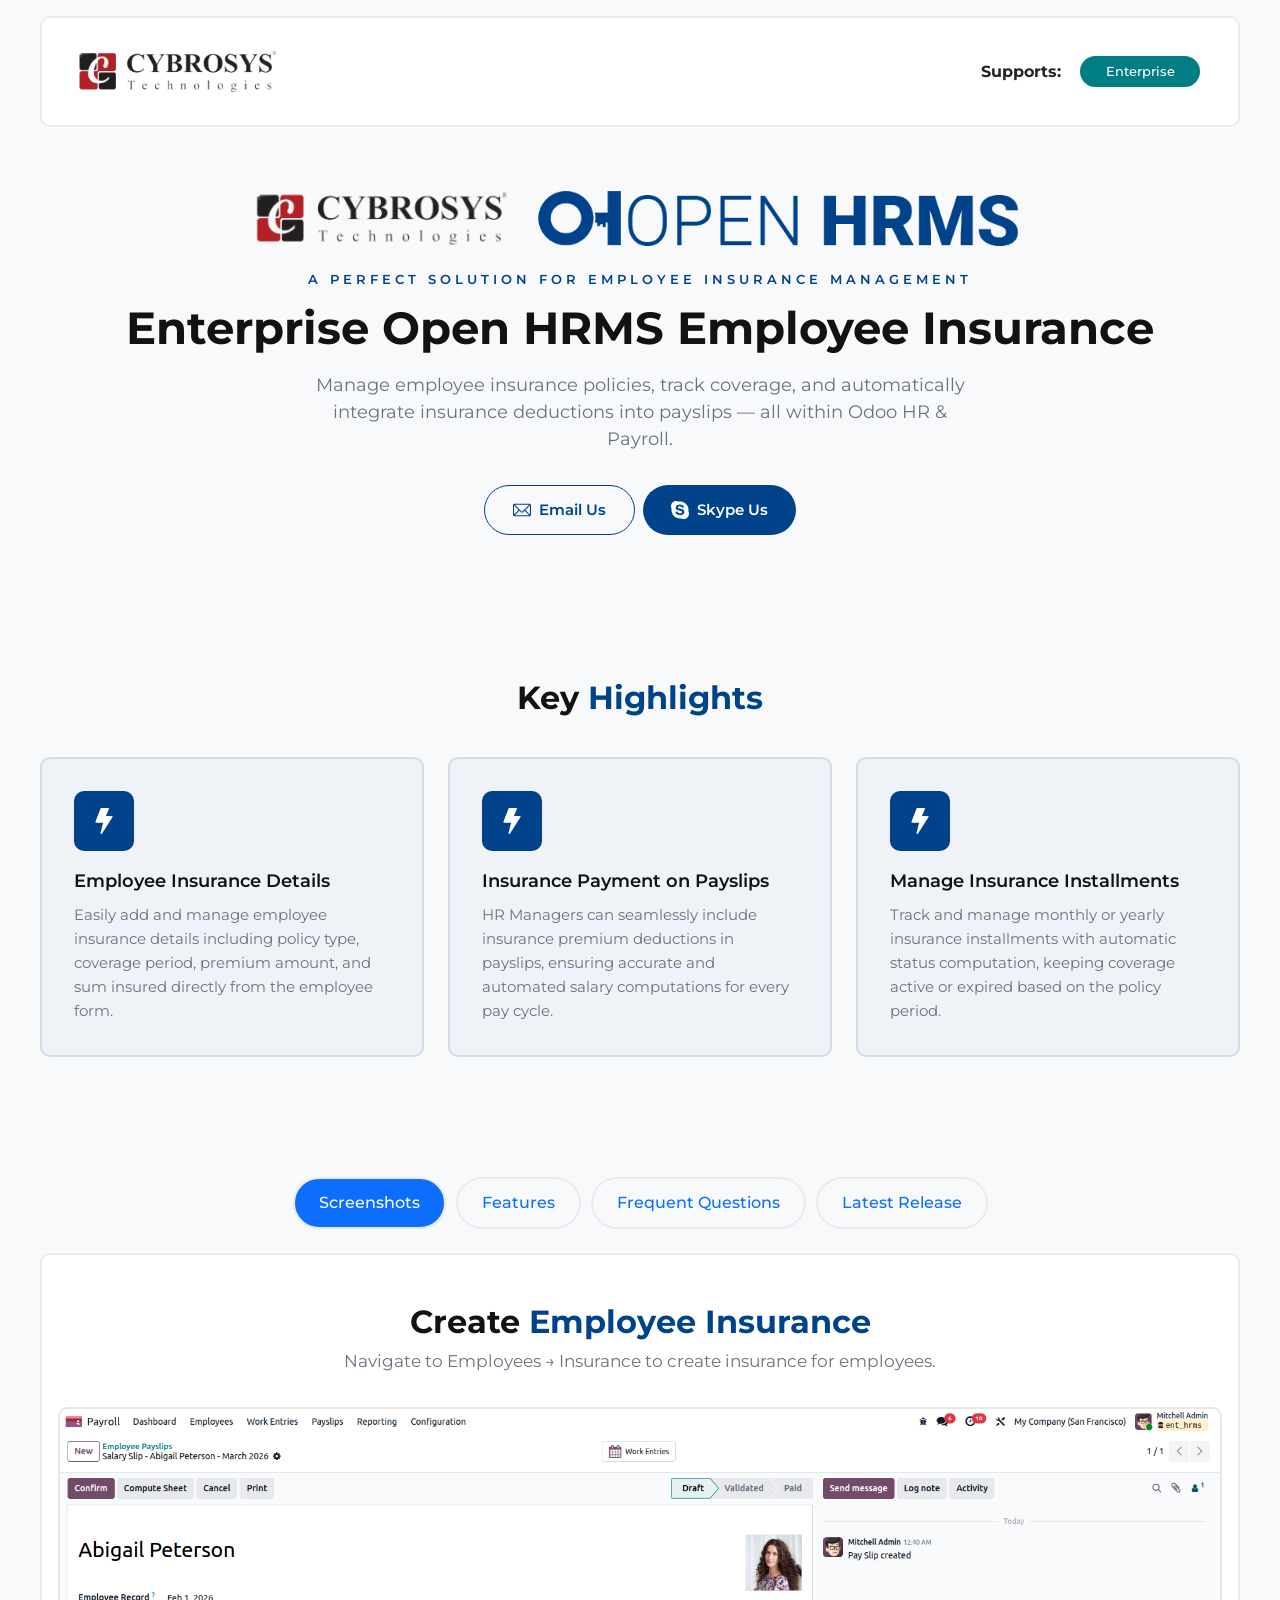
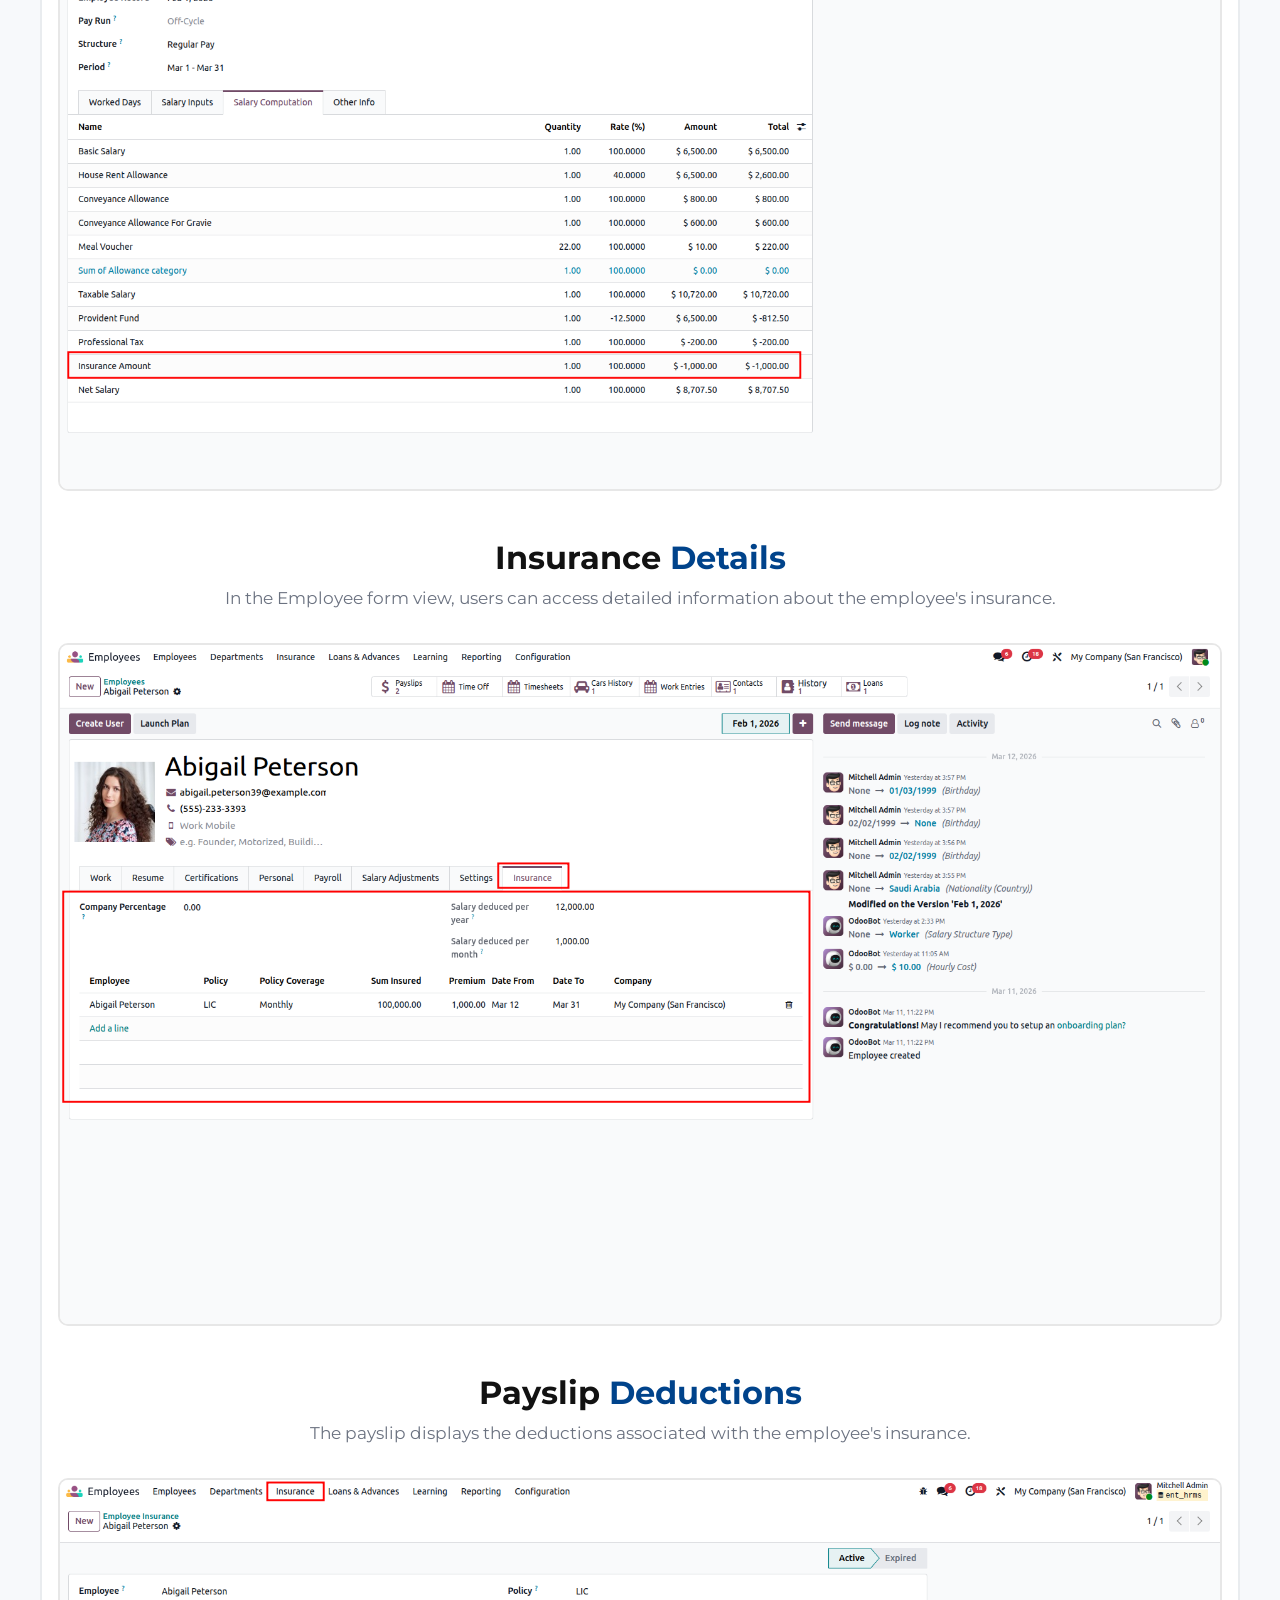
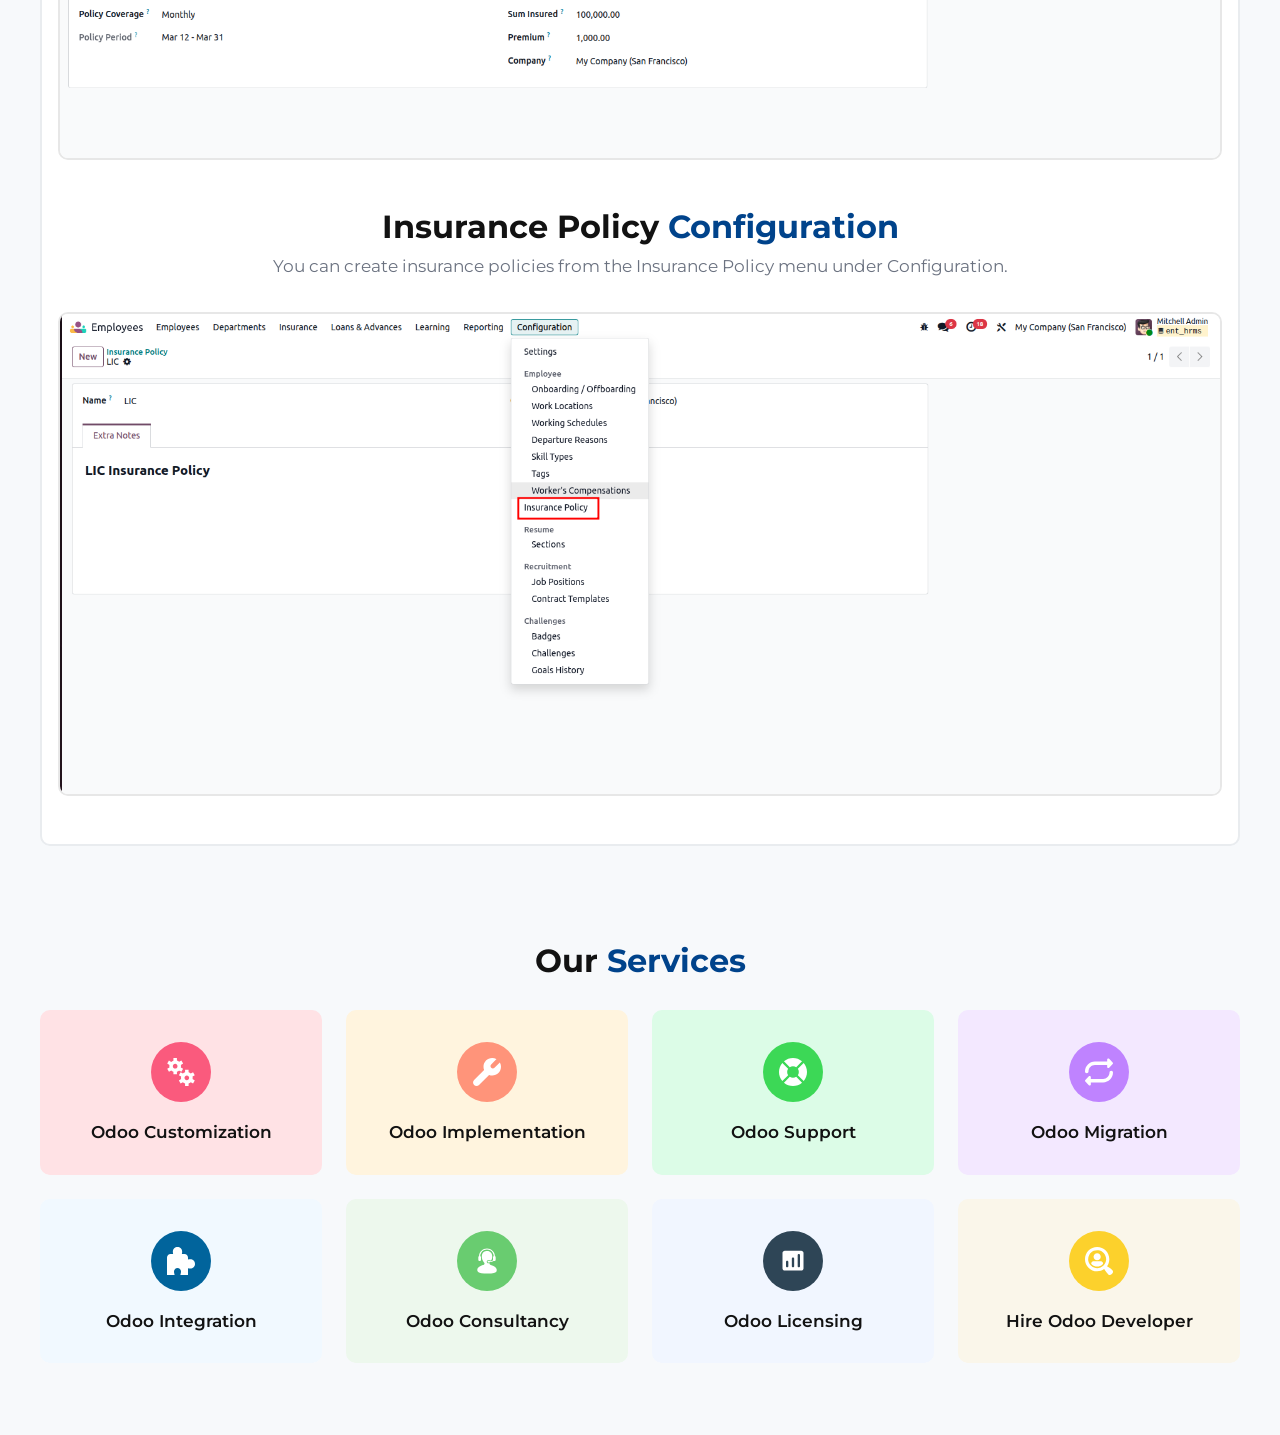
<file: ent_hr_insurance/static/description/index.html>
<!DOCTYPE html>
<html lang="en">
<head>
    <meta charset="UTF-8" />
    <meta name="viewport" content="width=device-width, initial-scale=1.0" />
    <title>Enterprise Open HRMS Employee Insurance</title>
    <link href="https://cdn.jsdelivr.net/npm/bootstrap@5.0.2/dist/css/bootstrap.min.css" rel="stylesheet" />
    <link rel="preconnect" href="https://fonts.googleapis.com" />
    <link rel="preconnect" href="https://fonts.gstatic.com" crossorigin />
    <link href="https://fonts.googleapis.com/css2?family=Montserrat:ital,wght@0,100..900;1,100..900&display=swap" rel="stylesheet" />
    <link rel="stylesheet" href="https://cdnjs.cloudflare.com/ajax/libs/font-awesome/6.6.0/css/all.min.css" />
</head>

<body style="font-family: 'Montserrat', sans-serif; background-color: #00438B08;">

    <!-- HEADER -->
    <div class="container-fluid" style="padding: 0 40px;">
        <div class="my-3 py-3" style="border: 2px solid #e9ecef; padding: 0 35px; border-radius: 10px; background-color: white;">
            <div class="row justify-content-between align-items-center">
                <div class="col-lg-3">
                    <div class="my-3 mx-auto mx-sm-0" style="width: 200px;">
                        <img src="assets/icons/cybro-logo.png" style="width: 100%;">
                    </div>
                </div>
                <div class="col-lg-9">
                    <div class="row">
                        <div class="my-2 d-flex align-items-center justify-content-center justify-content-sm-end">
                            <span class="me-3"><b>Supports: </b></span>
                            <div class="text-center" style="background-color:#017E84; font-size:0.8rem; color:#fff; font-weight:500; padding:6px 16px; margin:0 3px; border-radius:50px; min-width:120px;">
                                Enterprise
                            </div>
                        </div>
                    </div>
                </div>
            </div>
        </div>
    </div>

    <!-- HERO -->
    <div class="container-fluid text-center py-5" style="padding: 0 40px;">
        <div class="row">
            <div class="col-md-12">
                <div class="mb-4 d-flex justify-content-center align-items-center gap-4">
                    <img src="assets/icons/cybro-logo.png" style="height: 55px;">
                    <img src="assets/icons/logo-openhrms.png" style="height: 55px;">
                </div>
                <p style="letter-spacing: 4px; color: #00438B; font-weight: 600; font-size: 13px; text-transform: uppercase; margin-bottom: 12px;">
                    A Perfect Solution For Employee Insurance Management
                </p>
                <h1 style="font-size: 2.8rem; font-weight: 700; color: #121212; margin-bottom: 1rem;">
                    Enterprise Open HRMS Employee Insurance
                </h1>
                <p style="font-size: 18px; color: #6b7280; max-width: 650px; margin: 0 auto 2rem;">
                    Manage employee insurance policies, track coverage, and automatically integrate insurance deductions into payslips &mdash; all within Odoo HR &amp; Payroll.
                </p>
                <div class="d-flex justify-content-center gap-2 flex-wrap mb-5">
                    <a href="mailto:odoo@cybrosys.com"
                        style="padding: 13px 28px; border: 1px solid #00438B; border-radius: 50px; font-size: 15px; font-weight: 600; text-decoration: none; color: #00438B; cursor: pointer; display: inline-flex; justify-content: center; align-items: center; gap: 8px; background-color: transparent;">
                        <img src="assets/icons/email (2).svg" width="18" height="18"> Email Us
                    </a>
                    <a href="skype:cybroopenerp?chat"
                        style="padding: 13px 28px; border: none; border-radius: 50px; font-size: 15px; font-weight: 600; text-decoration: none; color: white; cursor: pointer; display: inline-flex; justify-content: center; align-items: center; gap: 8px; background-color: #00438B;">
                        <img src="assets/icons/skype.svg" width="18" height="18"> Skype Us
                    </a>
                </div>
            </div>
        </div>
    </div>

    <!-- KEY HIGHLIGHTS -->
    <div class="container-fluid py-2 py-md-5" style="padding: 0 40px;">
        <h2 class="text-center" style="font-size: 2rem; font-weight: 700; color: #121212; margin-bottom: 40px;">
            Key <span style="color: #00438B;">Highlights</span>
        </h2>
        <div class="row justify-content-center">

            <div class="col-md-4 mb-4">
                <div class="h-100" style="background-color: #00438B08; border-radius: 10px; padding: 32px; border: 2px solid #00438B20;">
                    <div style="width:60px;height:60px;border-radius:10px;margin-bottom:20px;background-color:#00438B;display:flex;align-items:center;justify-content:center;">
                        <img src="assets/icons/feature-icon.svg" width="26" height="26">
                    </div>
                    <h3 style="font-size:18px;font-weight:600;color:#121212;margin-bottom:10px;">Employee Insurance Details</h3>
                    <p style="font-size:15px;color:#6b7280;margin:0;line-height:1.6;">Easily add and manage employee insurance details including policy type, coverage period, premium amount, and sum insured directly from the employee form.</p>
                </div>
            </div>

            <div class="col-md-4 mb-4">
                <div class="h-100" style="background-color: #00438B08; border-radius: 10px; padding: 32px; border: 2px solid #00438B20;">
                    <div style="width:60px;height:60px;border-radius:10px;margin-bottom:20px;background-color:#00438B;display:flex;align-items:center;justify-content:center;">
                        <img src="assets/icons/feature-icon.svg" width="26" height="26">
                    </div>
                    <h3 style="font-size:18px;font-weight:600;color:#121212;margin-bottom:10px;">Insurance Payment on Payslips</h3>
                    <p style="font-size:15px;color:#6b7280;margin:0;line-height:1.6;">HR Managers can seamlessly include insurance premium deductions in payslips, ensuring accurate and automated salary computations for every pay cycle.</p>
                </div>
            </div>

            <div class="col-md-4 mb-4">
                <div class="h-100" style="background-color: #00438B08; border-radius: 10px; padding: 32px; border: 2px solid #00438B20;">
                    <div style="width:60px;height:60px;border-radius:10px;margin-bottom:20px;background-color:#00438B;display:flex;align-items:center;justify-content:center;">
                        <img src="assets/icons/feature-icon.svg" width="26" height="26">
                    </div>
                    <h3 style="font-size:18px;font-weight:600;color:#121212;margin-bottom:10px;">Manage Insurance Installments</h3>
                    <p style="font-size:15px;color:#6b7280;margin:0;line-height:1.6;">Track and manage monthly or yearly insurance installments with automatic status computation, keeping coverage active or expired based on the policy period.</p>
                </div>
            </div>

        </div>
    </div>

    <!-- TABS -->
    <div class="container-fluid py-2 py-md-5" style="padding: 0 40px;">
        <ul class="nav nav-pills justify-content-start justify-content-md-center pb-4" style="flex-flow: nowrap; overflow: hidden; overflow-x: auto;" id="pills1" role="tablist">
            <li class="nav-item" role="presentation">
                <a class="nav-link active" data-bs-toggle="pill" data-bs-target="#screenshot" type="button" role="tab"
                    style="width:max-content;border-radius:50px;margin:0 5px;padding:12px 24px;font-weight:500;border:2px solid #e9ecef;">
                    Screenshots
                </a>
            </li>
            <li class="nav-item" role="presentation">
                <a class="nav-link" data-bs-toggle="pill" data-bs-target="#features" type="button" role="tab"
                    style="width:max-content;border-radius:50px;margin:0 5px;padding:12px 24px;font-weight:500;border:2px solid #e9ecef;">
                    Features
                </a>
            </li>
            <li class="nav-item" role="presentation">
                <a class="nav-link" data-bs-toggle="pill" data-bs-target="#faq" type="button" role="tab"
                    style="width:max-content;border-radius:50px;margin:0 5px;padding:12px 24px;font-weight:500;border:2px solid #e9ecef;">
                    Frequent Questions
                </a>
            </li>
            <li class="nav-item" role="presentation">
                <a class="nav-link" data-bs-toggle="pill" data-bs-target="#latest-release" type="button" role="tab"
                    style="width:max-content;border-radius:50px;margin:0 5px;padding:12px 24px;font-weight:500;border:2px solid #e9ecef;">
                    Latest Release
                </a>
            </li>
        </ul>

        <div class="tab-content bg-white" style="border: 2px solid #e9ecef; border-radius: 10px;" id="pills1Content">

            <!-- SCREENSHOTS TAB -->
            <div class="tab-pane fade show active" id="screenshot" role="tabpanel">
                <div class="p-3 py-md-5">

                    <h2 class="text-center mb-2" style="font-size:2rem;font-weight:700;color:#121212;">
                        Create <span style="color:#00438B;">Employee Insurance</span>
                    </h2>
                    <div style="max-width:80%;text-align:center;margin:0 auto 2rem;font-size:17px;color:#6b7280;">
                        Navigate to Employees &rarr; Insurance to create insurance for employees.
                    </div>
                    <div style="border-radius:10px;overflow:hidden;border:2px solid #e7e7e7;">
                        <img src="assets/screenshots/3.png" alt="Create Employee Insurance" style="max-width:100%;height:auto;">
                    </div>

                    <h2 class="text-center mb-2 mt-5" style="font-size:2rem;font-weight:700;color:#121212;">
                        Insurance <span style="color:#00438B;">Details</span>
                    </h2>
                    <div style="max-width:80%;text-align:center;margin:0 auto 2rem;font-size:17px;color:#6b7280;">
                        In the Employee form view, users can access detailed information about the employee's insurance.
                    </div>
                    <div style="border-radius:10px;overflow:hidden;border:2px solid #e7e7e7;">
                        <img src="assets/screenshots/2.png" alt="Insurance Details" style="max-width:100%;height:auto;">
                    </div>

                    <h2 class="text-center mb-2 mt-5" style="font-size:2rem;font-weight:700;color:#121212;">
                        Payslip <span style="color:#00438B;">Deductions</span>
                    </h2>
                    <div style="max-width:80%;text-align:center;margin:0 auto 2rem;font-size:17px;color:#6b7280;">
                        The payslip displays the deductions associated with the employee's insurance.
                    </div>
                    <div style="border-radius:10px;overflow:hidden;border:2px solid #e7e7e7;">
                        <img src="assets/screenshots/1.png" alt="Payslip Deductions" style="max-width:100%;height:auto;">
                    </div>

                    <h2 class="text-center mb-2 mt-5" style="font-size:2rem;font-weight:700;color:#121212;">
                        Insurance Policy <span style="color:#00438B;">Configuration</span>
                    </h2>
                    <div style="max-width:80%;text-align:center;margin:0 auto 2rem;font-size:17px;color:#6b7280;">
                        You can create insurance policies from the Insurance Policy menu under Configuration.
                    </div>
                    <div style="border-radius:10px;overflow:hidden;border:2px solid #e7e7e7;">
                        <img src="assets/screenshots/4.png" alt="Insurance Policy Configuration" style="max-width:100%;height:auto;">
                    </div>

                </div>
            </div>

            <!-- FEATURES TAB -->
            <div class="tab-pane fade" id="features" role="tabpanel">
                <div class="p-3 py-md-5">
                    <h2 class="text-center mb-4" style="font-size:2rem;font-weight:700;color:#121212;">
                        Module <span style="color:#00438B;">Features</span>
                    </h2>
                    <div class="row">
                        <div class="col-md-6 mb-3" style="font-size:16px;color:#6b7280;line-height:1.8;">
                            <i class="fa fa-check-circle me-2" style="color:#00438B;"></i>Helps to add employee insurance details
                        </div>
                        <div class="col-md-6 mb-3" style="font-size:16px;color:#6b7280;line-height:1.8;">
                            <i class="fa fa-check-circle me-2" style="color:#00438B;"></i>HR Manager can add insurance payment to Payslips
                        </div>
                        <div class="col-md-6 mb-3" style="font-size:16px;color:#6b7280;line-height:1.8;">
                            <i class="fa fa-check-circle me-2" style="color:#00438B;"></i>Helps to manage installment of the insurance
                        </div>
                        <div class="col-md-6 mb-3" style="font-size:16px;color:#6b7280;line-height:1.8;">
                            <i class="fa fa-check-circle me-2" style="color:#00438B;"></i>Supports monthly and yearly policy coverage
                        </div>
                        <div class="col-md-6 mb-3" style="font-size:16px;color:#6b7280;line-height:1.8;">
                            <i class="fa fa-check-circle me-2" style="color:#00438B;"></i>Auto-computed insurance state (Active / Expired)
                        </div>
                        <div class="col-md-6 mb-3" style="font-size:16px;color:#6b7280;line-height:1.8;">
                            <i class="fa fa-check-circle me-2" style="color:#00438B;"></i>Company percentage contribution tracking per employee
                        </div>
                    </div>
                </div>
            </div>

            <!-- FAQ TAB -->
            <div class="tab-pane fade" id="faq" role="tabpanel">
                <div class="p-3 py-md-5">
                    <h2 class="text-center mb-4" style="font-size:2rem;font-weight:700;color:#121212;">
                        Frequently Asked <span style="color:#00438B;">Questions</span>
                    </h2>
                    <div class="accordion accordion-flush" id="accordionFaq">

                        <div class="accordion-item" style="margin-bottom:1rem;overflow:hidden;background-color:white;border:2px solid #e2e8f0 !important;border-radius:10px !important;">
                            <h2 class="accordion-header" style="border-radius:10px;">
                                <a class="accordion-button collapsed" type="button"
                                    style="box-shadow:unset;border:none !important;padding:1.5rem 2rem !important;font-weight:600 !important;font-size:1.05rem;color:#00438B !important;background-color:#00438B12 !important;border-radius:10px !important;"
                                    data-bs-toggle="collapse" data-bs-target="#faqOne" aria-expanded="false">
                                    What is the purpose of the Enterprise Open HRMS Employee Insurance Module?
                                </a>
                            </h2>
                            <div id="faqOne" class="accordion-collapse collapse" data-bs-parent="#accordionFaq" style="border-top:1px solid #e2e8f0;">
                                <div class="accordion-body" style="background-color:#00438B05;line-height:1.6;font-size:1rem;padding:2rem !important;">
                                    The Enterprise Open HRMS Employee Insurance Module allows organizations to manage and track insurance policies related to their employees, ensuring seamless integration with HR and payroll operations in Odoo.
                                </div>
                            </div>
                        </div>

                        <div class="accordion-item" style="margin-bottom:1rem;overflow:hidden;background-color:white;border:2px solid #e2e8f0 !important;border-radius:10px !important;">
                            <h2 class="accordion-header" style="border-radius:10px;">
                                <a class="accordion-button collapsed" type="button"
                                    style="box-shadow:unset;border:none !important;padding:1.5rem 2rem !important;font-weight:600 !important;font-size:1.05rem;color:#00438B !important;background-color:#00438B12 !important;border-radius:10px !important;"
                                    data-bs-toggle="collapse" data-bs-target="#faqTwo" aria-expanded="false">
                                    How does insurance deduction reflect on the payslip?
                                </a>
                            </h2>
                            <div id="faqTwo" class="accordion-collapse collapse" data-bs-parent="#accordionFaq" style="border-top:1px solid #e2e8f0;">
                                <div class="accordion-body" style="background-color:#00438B05;line-height:1.6;font-size:1rem;padding:2rem !important;">
                                    The module adds dedicated salary rules that automatically compute insurance deductions based on the employee's active policies. These deductions appear as separate lines on the payslip, giving full visibility of insurance-related salary adjustments.
                                </div>
                            </div>
                        </div>

                        <div class="accordion-item" style="margin-bottom:1rem;overflow:hidden;background-color:white;border:2px solid #e2e8f0 !important;border-radius:10px !important;">
                            <h2 class="accordion-header" style="border-radius:10px;">
                                <a class="accordion-button collapsed" type="button"
                                    style="box-shadow:unset;border:none !important;padding:1.5rem 2rem !important;font-weight:600 !important;font-size:1.05rem;color:#00438B !important;background-color:#00438B12 !important;border-radius:10px !important;"
                                    data-bs-toggle="collapse" data-bs-target="#faqThree" aria-expanded="false">
                                    What policy coverage types are supported?
                                </a>
                            </h2>
                            <div id="faqThree" class="accordion-collapse collapse" data-bs-parent="#accordionFaq" style="border-top:1px solid #e2e8f0;">
                                <div class="accordion-body" style="background-color:#00438B05;line-height:1.6;font-size:1rem;padding:2rem !important;">
                                    The module supports both <strong>Monthly</strong> and <strong>Yearly</strong> policy coverage. The policy end date is automatically computed based on the selected coverage type, and the insurance state updates to Active or Expired accordingly.
                                </div>
                            </div>
                        </div>

                        <div class="accordion-item" style="margin-bottom:1rem;overflow:hidden;background-color:white;border:2px solid #e2e8f0 !important;border-radius:10px !important;">
                            <h2 class="accordion-header" style="border-radius:10px;">
                                <a class="accordion-button collapsed" type="button"
                                    style="box-shadow:unset;border:none !important;padding:1.5rem 2rem !important;font-weight:600 !important;font-size:1.05rem;color:#00438B !important;background-color:#00438B12 !important;border-radius:10px !important;"
                                    data-bs-toggle="collapse" data-bs-target="#faqFour" aria-expanded="false">
                                    Where can I view all insurance policies linked to an employee?
                                </a>
                            </h2>
                            <div id="faqFour" class="accordion-collapse collapse" data-bs-parent="#accordionFaq" style="border-top:1px solid #e2e8f0;">
                                <div class="accordion-body" style="background-color:#00438B05;line-height:1.6;font-size:1rem;padding:2rem !important;">
                                    Active insurance policies are displayed directly on the Employee form view under the Insurance tab. You can also navigate to <strong>Employees &rarr; Insurance</strong> for a full list view of all insurance records across all employees.
                                </div>
                            </div>
                        </div>

                    </div>
                </div>
            </div>

            <!-- LATEST RELEASE TAB -->
            <div class="tab-pane fade" id="latest-release" role="tabpanel">
                <div class="p-3 py-md-5">
                    <h2 class="text-center mb-4" style="font-size:2rem;font-weight:700;color:#121212;">
                        Latest <span style="color:#00438B;">Releases</span>
                    </h2>
                    <div class="row">
                        <div class="col-md-4 mb-4">
                            <div style="position:relative;padding:30px;border:2px solid #00438B24;border-radius:15px;height:100%;">
                                <div style="display:flex;align-items:center;flex-wrap:wrap;gap:12px;margin-bottom:0.75rem;">
                                    <div style="font-size:1.1rem;font-weight:700;color:#1a202c;">Latest Release 19.0.1.0.0</div>
                                    <div style="padding:0.25rem 0.75rem;border-radius:20px;font-size:0.75rem;font-weight:600;text-transform:uppercase;letter-spacing:0.5px;background-color:#9ae6b4;color:#2d7d32;border:2px solid #68d391;">Add</div>
                                    <div style="color:#64748b;font-size:0.875rem;font-weight:500;">
                                        <i class="fa fa-calendar me-1" style="color:#00438B;"></i>13 March, 2026
                                    </div>
                                </div>
                                <div style="display:flex;align-items:center;background-color:#f5f5f5;border-radius:10px;padding:12px 16px;">
                                    <div style="color:#6b7280;line-height:1.6;font-size:0.95rem;">Initial Commit</div>
                                </div>
                            </div>
                        </div>
                    </div>
                </div>
            </div>

        </div>
    </div>

    <!-- OUR SERVICES -->
    <div class="container-fluid py-2 py-md-5" style="padding: 0 40px;">
        <h2 class="text-center" style="font-size:2rem;font-weight:700;color:#121212;margin-bottom:30px;">
            Our <span style="color:#00438B;">Services</span>
        </h2>
        <div class="row">
            <div class="col-md-3 mb-4">
                <div style="background-color:#FFE2E5;border-radius:10px;padding:32px;display:flex;flex-direction:column;justify-content:center;align-items:center;text-align:center;height:100%;">
                    <div style="width:60px;height:60px;border-radius:50%;margin-bottom:20px;background-color:#FA5A7D;display:flex;align-items:center;justify-content:center;">
                        <img src="assets/icons/gear.svg" width="28" height="28">
                    </div>
                    <h3 style="font-size:17px;font-weight:600;color:#121212;margin:0;">Odoo Customization</h3>
                </div>
            </div>
            <div class="col-md-3 mb-4">
                <div style="background-color:#FFF4DE;border-radius:10px;padding:32px;display:flex;flex-direction:column;justify-content:center;align-items:center;text-align:center;height:100%;">
                    <div style="width:60px;height:60px;border-radius:50%;margin-bottom:20px;background-color:#FF947A;display:flex;align-items:center;justify-content:center;">
                        <img src="assets/icons/wrench-icon.svg" width="28" height="28">
                    </div>
                    <h3 style="font-size:17px;font-weight:600;color:#121212;margin:0;">Odoo Implementation</h3>
                </div>
            </div>
            <div class="col-md-3 mb-4">
                <div style="background-color:#DCFCE7;border-radius:10px;padding:32px;display:flex;flex-direction:column;justify-content:center;align-items:center;text-align:center;height:100%;">
                    <div style="width:60px;height:60px;border-radius:50%;margin-bottom:20px;background-color:#3CD856;display:flex;align-items:center;justify-content:center;">
                        <img src="assets/icons/life-ring-icon.svg" width="28" height="28">
                    </div>
                    <h3 style="font-size:17px;font-weight:600;color:#121212;margin:0;">Odoo Support</h3>
                </div>
            </div>
            <div class="col-md-3 mb-4">
                <div style="background-color:#F3E8FF;border-radius:10px;padding:32px;display:flex;flex-direction:column;justify-content:center;align-items:center;text-align:center;height:100%;">
                    <div style="width:60px;height:60px;border-radius:50%;margin-bottom:20px;background-color:#BF83FF;display:flex;align-items:center;justify-content:center;">
                        <img src="assets/icons/arrows-repeat.svg" width="28" height="28">
                    </div>
                    <h3 style="font-size:17px;font-weight:600;color:#121212;margin:0;">Odoo Migration</h3>
                </div>
            </div>
            <div class="col-md-3 mb-4">
                <div style="background-color:#F1F9FF;border-radius:10px;padding:32px;display:flex;flex-direction:column;justify-content:center;align-items:center;text-align:center;height:100%;">
                    <div style="width:60px;height:60px;border-radius:50%;margin-bottom:20px;background-color:#01649C;display:flex;align-items:center;justify-content:center;">
                        <img src="assets/icons/puzzle-piece-icon.svg" width="28" height="28">
                    </div>
                    <h3 style="font-size:17px;font-weight:600;color:#121212;margin:0;">Odoo Integration</h3>
                </div>
            </div>
            <div class="col-md-3 mb-4">
                <div style="background-color:#EDF8ED;border-radius:10px;padding:32px;display:flex;flex-direction:column;justify-content:center;align-items:center;text-align:center;height:100%;">
                    <div style="width:60px;height:60px;border-radius:50%;margin-bottom:20px;background-color:#69CC70;display:flex;align-items:center;justify-content:center;">
                        <img src="assets/icons/odoo-consultancy.svg" width="28" height="28">
                    </div>
                    <h3 style="font-size:17px;font-weight:600;color:#121212;margin:0;">Odoo Consultancy</h3>
                </div>
            </div>
            <div class="col-md-3 mb-4">
                <div style="background-color:#F1F6FF;border-radius:10px;padding:32px;display:flex;flex-direction:column;justify-content:center;align-items:center;text-align:center;height:100%;">
                    <div style="width:60px;height:60px;border-radius:50%;margin-bottom:20px;background-color:#2E4556;display:flex;align-items:center;justify-content:center;">
                        <img src="assets/icons/odoo-licencing.svg" width="28" height="28">
                    </div>
                    <h3 style="font-size:17px;font-weight:600;color:#121212;margin:0;">Odoo Licensing</h3>
                </div>
            </div>
            <div class="col-md-3 mb-4">
                <div style="background-color:#FAF6EA;border-radius:10px;padding:32px;display:flex;flex-direction:column;justify-content:center;align-items:center;text-align:center;height:100%;">
                    <div style="width:60px;height:60px;border-radius:50%;margin-bottom:20px;background-color:#FCD12C;display:flex;align-items:center;justify-content:center;">
                        <img src="assets/icons/hire-odoo.svg" width="28" height="28">
                    </div>
                    <h3 style="font-size:17px;font-weight:600;color:#121212;margin:0;">Hire Odoo Developer</h3>
                </div>
            </div>
        </div>
    </div>

    <script src="https://cdn.jsdelivr.net/npm/bootstrap@5.0.2/dist/js/bootstrap.bundle.min.js"></script>
</body>
</html>
</file>
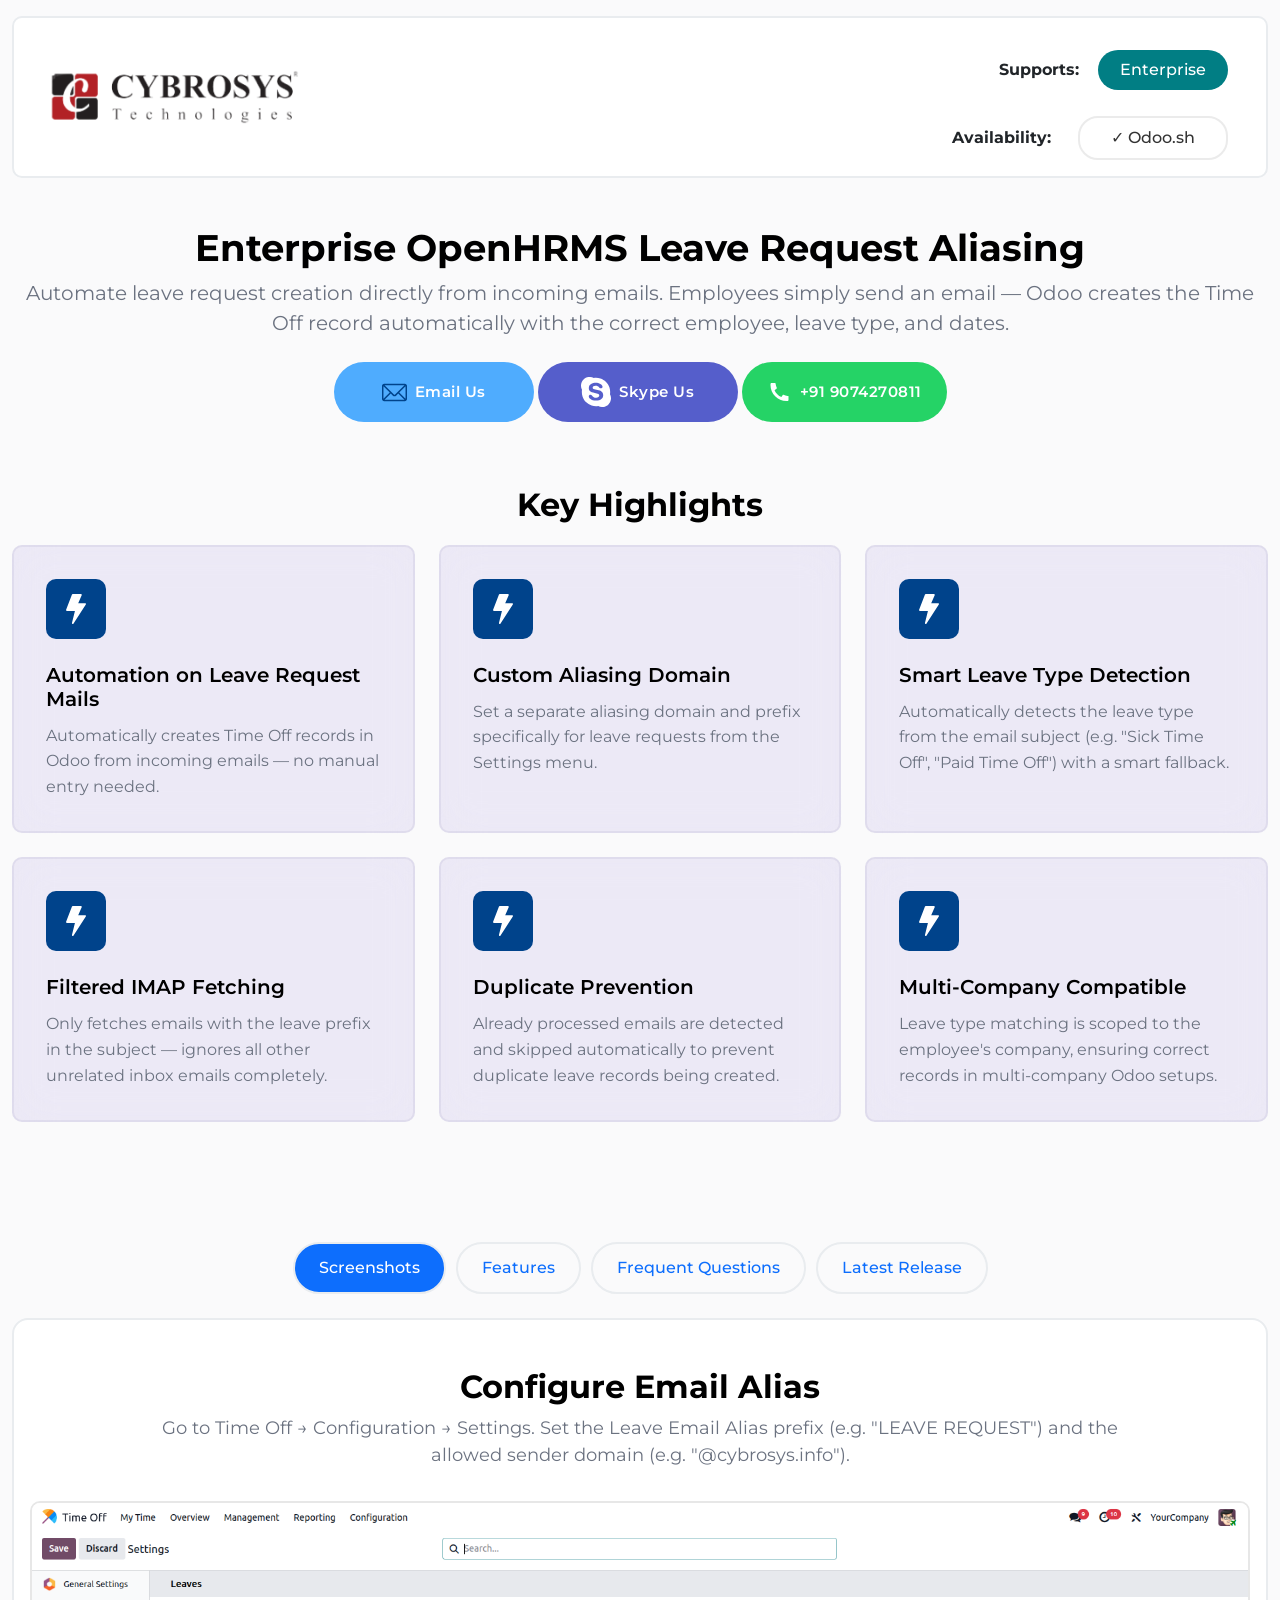
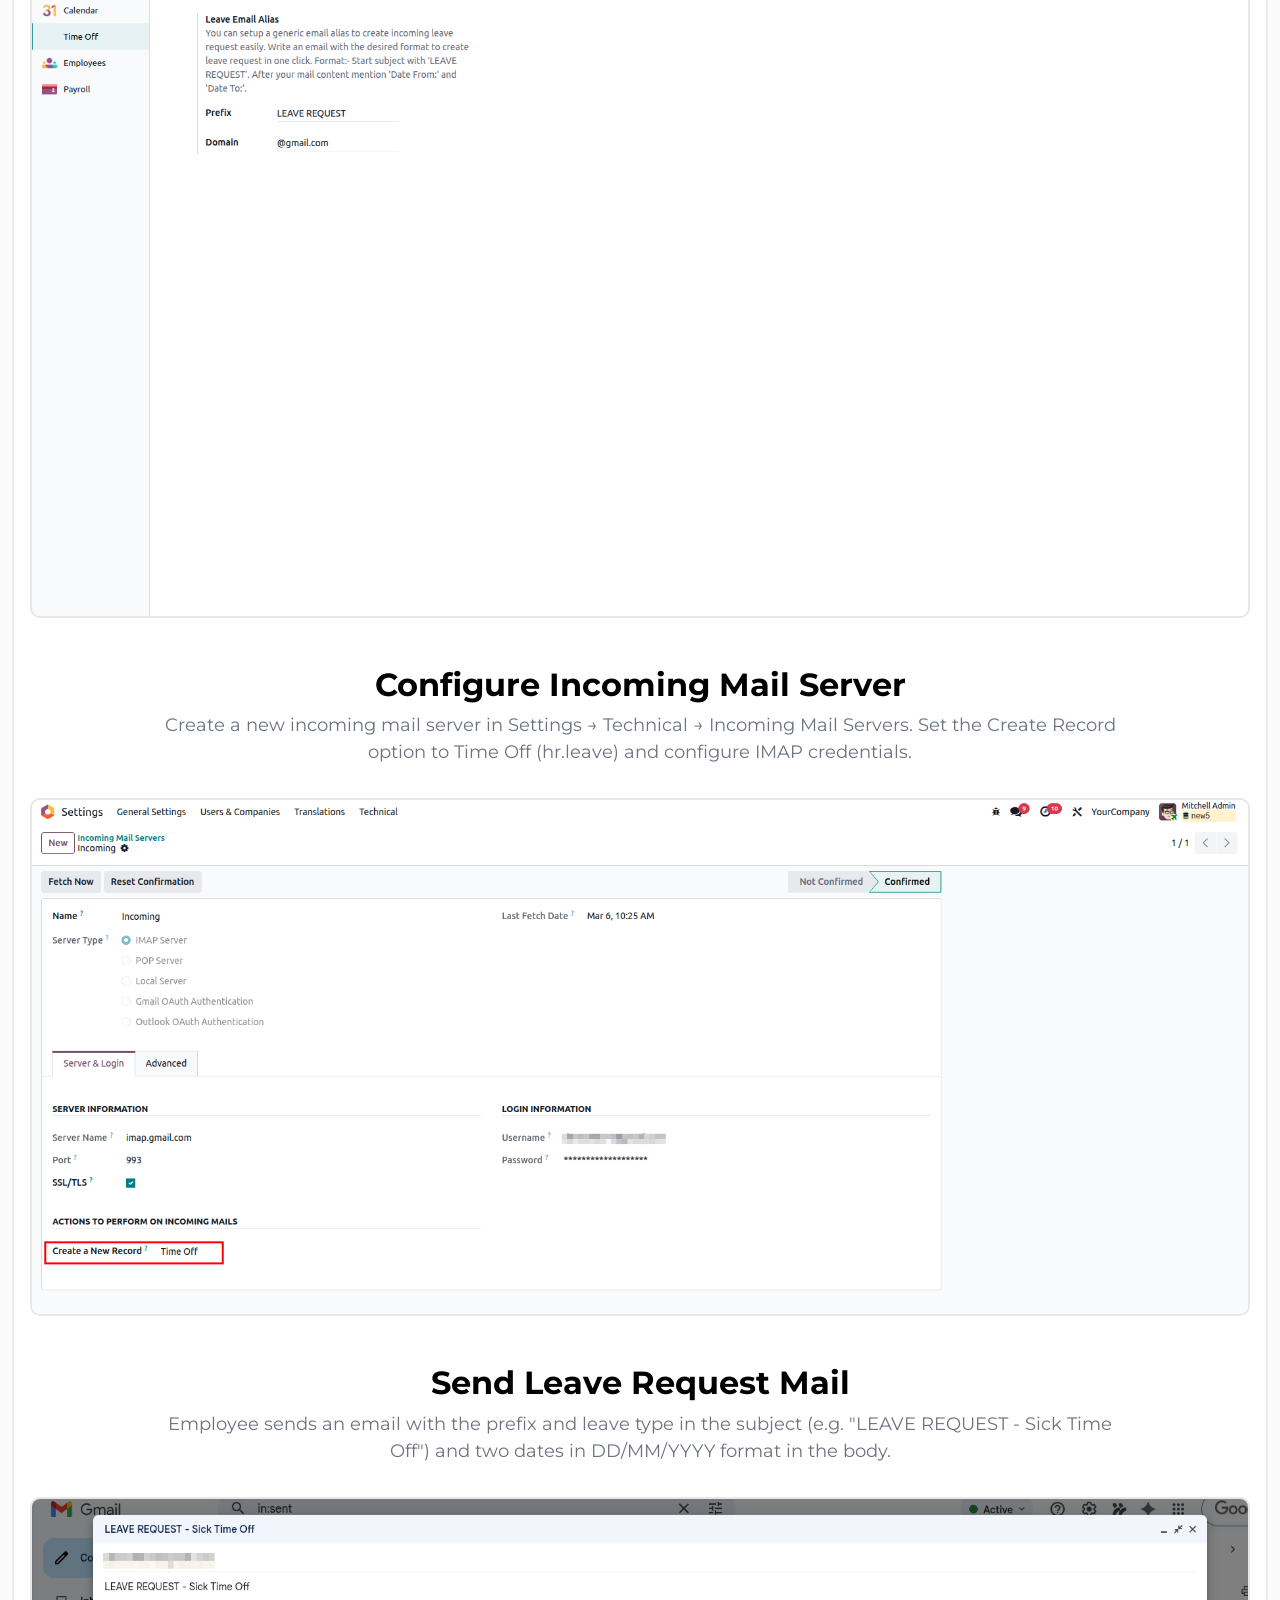
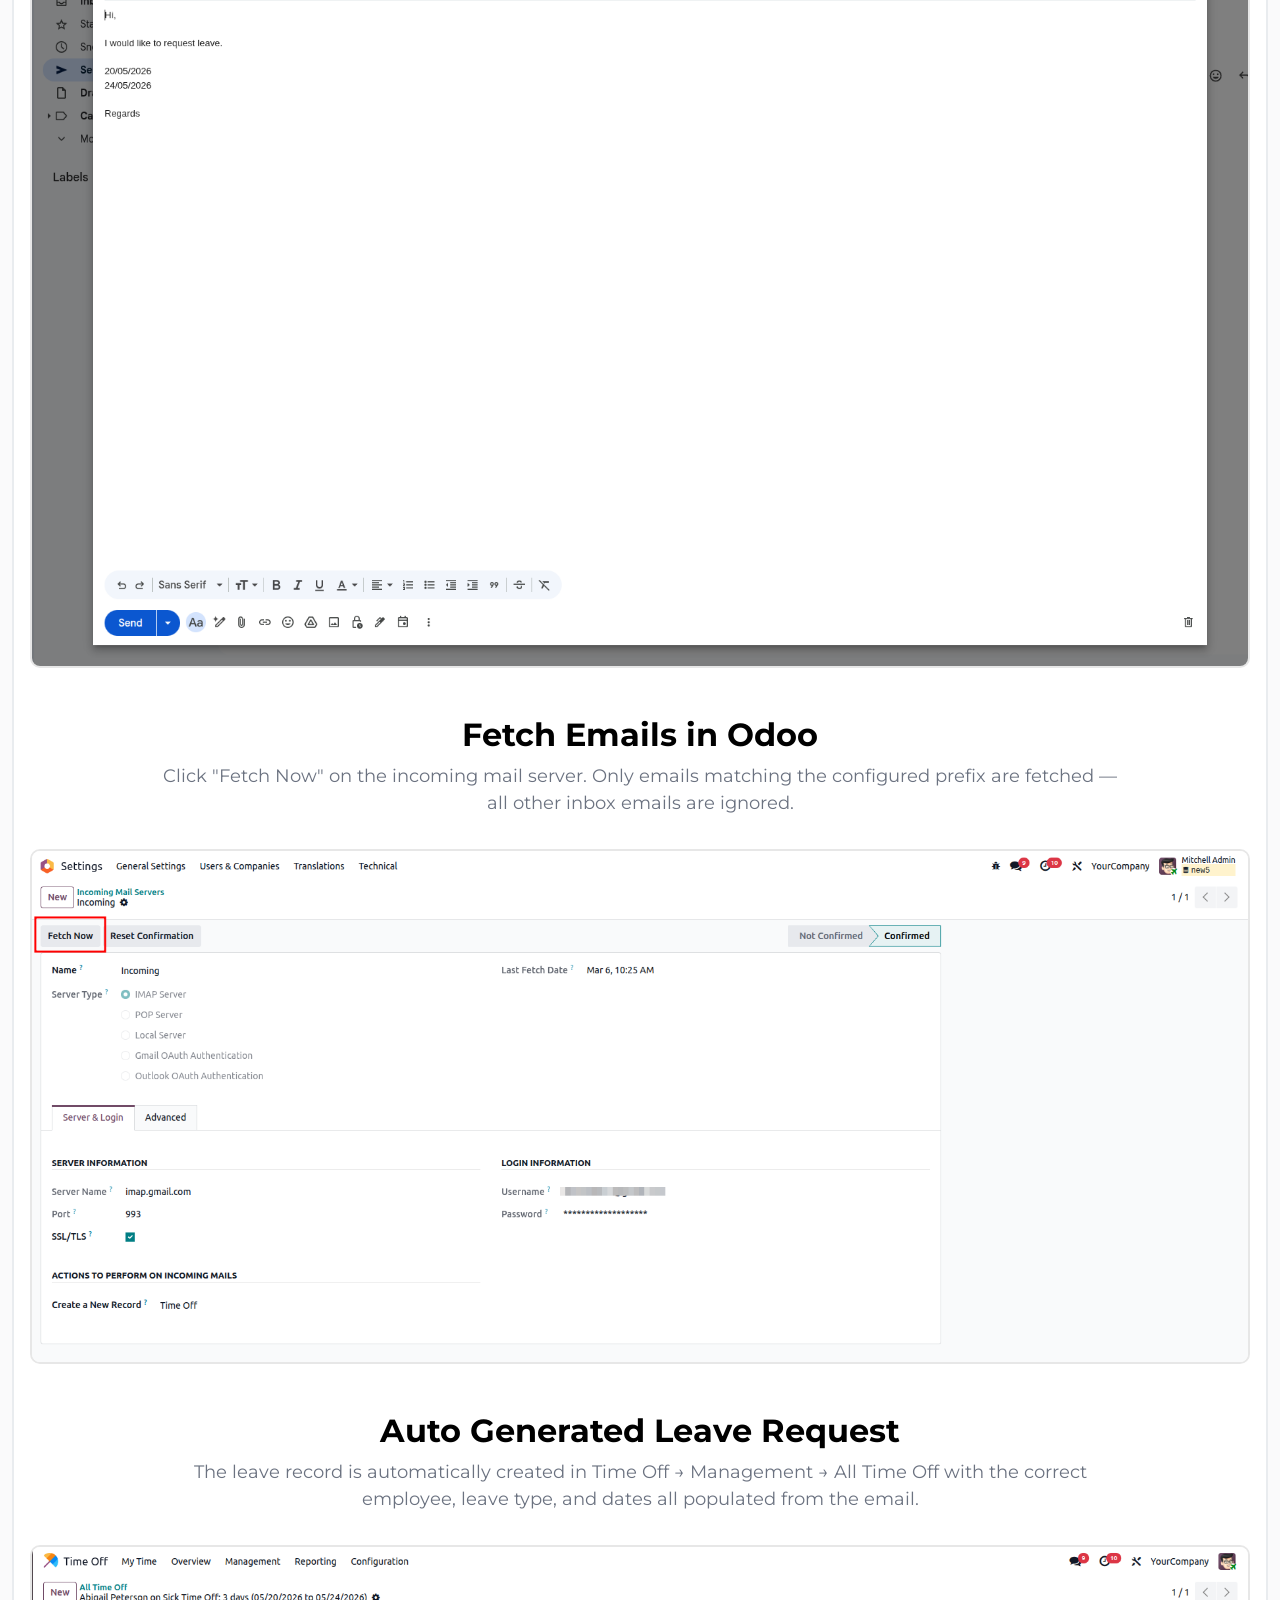
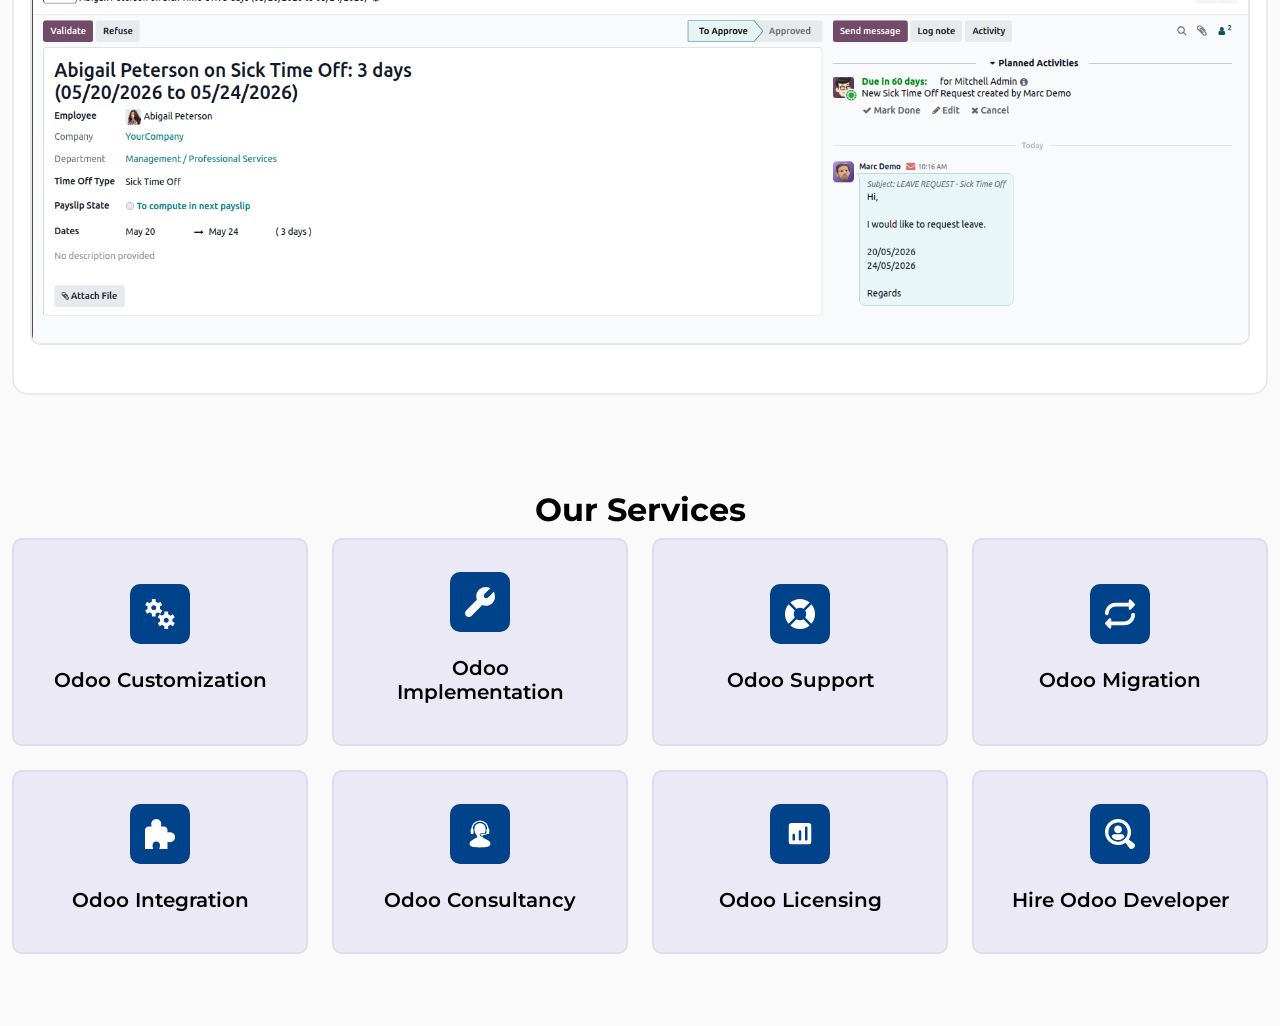
<file: ent_hr_leave_request_aliasing/static/description/index.html>
<!DOCTYPE html>
<html lang="en">
<head>
  <meta charset="UTF-8" />
  <meta name="viewport" content="width=device-width, initial-scale=1.0" />
  <title>Enterprise OpenHRMS Leave Request Aliasing</title>
  <link href="https://cdn.jsdelivr.net/npm/bootstrap@5.0.2/dist/css/bootstrap.min.css" rel="stylesheet" />
  <link rel="preconnect" href="https://fonts.googleapis.com" />
  <link rel="preconnect" href="https://fonts.gstatic.com" crossorigin />
  <link href="https://fonts.googleapis.com/css2?family=Montserrat:ital,wght@0,100..900;1,100..900&display=swap" rel="stylesheet" />
  <link rel="stylesheet" href="https://cdnjs.cloudflare.com/ajax/libs/font-awesome/6.6.0/css/all.min.css" />
</head>

<body style="font-family: 'Montserrat', sans-serif; background-color: #71639e08;">

  <!-- HEADER -->
  <div class="container-fluid cmpad">
    <div class="supports my-3 py-3" style="border: 2px solid #e9ecef; padding: 0 35px; border-radius: 10px; background-color: white;">
      <div class="row justify-content-between align-items-center">
        <div class="col-lg-3">
          <div class="my-3 mx-auto mx-sm-0" style="width: 250px;">
            <img src="./assets/icons/cybro-logo.png" style="width: 100%;">
          </div>
        </div>
        <div class="col-lg-9">
          <div class="row">
            <div class="my-3 d-flex align-items-center justify-content-center justify-content-sm-end">
              <span class="me-3"><b>Supports: </b></span>
              <div class="text-center" style="background-color:#017E84 !important; font-size:1rem !important; color:#fff !important; font-weight:500 !important; padding:8px !important; margin:0 3px !important; border-radius:50px !important; min-width:130px !important;">
                Enterprise
              </div>
            </div>
          </div>
          <div class="row" style="margin-top:10px; display:flex; justify-content:end; float:right;">
            <div class="d-flex align-items-center justify-content-end flex-wrap gap-2">
              <span class="me-3"><b>Availability: </b></span>
              <div class="d-flex align-items-center justify-content-center gap-2 text-center col" style="border:2px solid #ebebeb; font-size:1rem !important; color:#333 !important; font-weight:500 !important; padding:8px !important; margin:0 3px !important; border-radius:20px !important; min-width:150px !important;">
                ✓ Odoo.sh
              </div>
            </div>
          </div>
        </div>
      </div>
    </div>
  </div>

  <!-- HERO -->
  <div class="container-fluid cmpad text-center py-5 py-md-3">
    <div class="row">
      <div class="col-md-12">
        <h3 class="mainhead" style="font-size:2.3rem; padding-top:1rem; font-weight:700; color:black;">
          Enterprise OpenHRMS Leave Request Aliasing
        </h3>
        <p class="para mb-4" style="font-size:20px; color:#6b7280;">
          Automate leave request creation directly from incoming emails. Employees simply send an email — Odoo creates the Time Off record automatically with the correct employee, leave type, and dates.
        </p>
        <div class="d-flex justify-content-center gap-1 flex-wrap">
          <a href="mailto:odoo@cybrosys.com" class="d-flex align-items-center gap-2 justify-content-center" style="position:relative; padding:15px 25px; border:none; border-radius:50px; font-size:16px; font-weight:600; text-decoration:none; color:white; cursor:pointer; min-width:200px; background-color:#4facfe;">
            <img src="./assets/icons/email (2).svg" alt="" width="25" height="25">
            <span style="font-size:15px; letter-spacing:0.5px;">Email Us</span>
          </a>
          <a href="skype:cybroopenerp?chat" class="d-flex align-items-center gap-2 justify-content-center" style="position:relative; padding:15px 25px; border:none; border-radius:50px; font-size:16px; font-weight:600; text-decoration:none; color:white; cursor:pointer; min-width:200px; background-color:#555ecb;">
            <img src="./assets/icons/skype.svg" alt="" width="30" height="30">
            <span style="font-size:15px; letter-spacing:0.5px;">Skype Us</span>
          </a>
          <a href="https://wa.me/919074270811" class="d-flex align-items-center gap-2 justify-content-center" style="position:relative; padding:15px 25px; border:none; border-radius:50px; font-size:16px; font-weight:600; text-decoration:none; color:white; cursor:pointer; min-width:200px; background-color:#25d366;">
            <img src="./assets/icons/banner-call.svg" alt="" width="25" height="25">
            <span style="font-size:15px; letter-spacing:0.5px;">+91 9074270811</span>
          </a>
        </div>
      </div>
    </div>
  </div>

  <!-- KEY HIGHLIGHTS -->
  <div class="container-fluid cmpad py-2 py-md-5">
    <div class="highlights-section">
      <h2 class="mainhead text-center" style="font-size:2rem; font-weight:700; color:black;">Key <span>Highlights</span></h2>
      <div class="row" style="margin-top:20px;">

        <div class="col-md-4 mb-4">
          <div class="h-100" style="background-color:#8d76d51f; backdrop-filter:blur(20px); border-radius:10px; padding:32px; border:2px solid #71639e1a; position:relative; overflow:hidden;">
            <div style="width:60px; height:60px; border-radius:10px; margin-bottom:24px; background-color:#00438B; display:flex; align-items:center; justify-content:center;">
              <img src="./assets/icons/feature-icon.svg" alt="" width="30" height="30">
            </div>
            <h3 style="font-size:20px; font-weight:600; color:black; margin-bottom:12px;">Automation on Leave Request Mails</h3>
            <p style="font-size:16px; color:#6b7280; margin-bottom:0; line-height:1.6;">
              Automatically creates Time Off records in Odoo from incoming emails — no manual entry needed.
            </p>
          </div>
        </div>

        <div class="col-md-4 mb-4">
          <div class="h-100" style="background-color:#8d76d51f; backdrop-filter:blur(20px); border-radius:10px; padding:32px; border:2px solid #71639e1a; position:relative; overflow:hidden;">
            <div style="width:60px; height:60px; border-radius:10px; margin-bottom:24px; background-color:#00438B; display:flex; align-items:center; justify-content:center;">
              <img src="./assets/icons/feature-icon.svg" alt="" width="30" height="30">
            </div>
            <h3 style="font-size:20px; font-weight:600; color:black; margin-bottom:12px;">Custom Aliasing Domain</h3>
            <p style="font-size:16px; color:#6b7280; margin-bottom:0; line-height:1.6;">
              Set a separate aliasing domain and prefix specifically for leave requests from the Settings menu.
            </p>
          </div>
        </div>

        <div class="col-md-4 mb-4">
          <div class="h-100" style="background-color:#8d76d51f; backdrop-filter:blur(20px); border-radius:10px; padding:32px; border:2px solid #71639e1a; position:relative; overflow:hidden;">
            <div style="width:60px; height:60px; border-radius:10px; margin-bottom:24px; background-color:#00438B; display:flex; align-items:center; justify-content:center;">
              <img src="./assets/icons/feature-icon.svg" alt="" width="30" height="30">
            </div>
            <h3 style="font-size:20px; font-weight:600; color:black; margin-bottom:12px;">Smart Leave Type Detection</h3>
            <p style="font-size:16px; color:#6b7280; margin-bottom:0; line-height:1.6;">
              Automatically detects the leave type from the email subject (e.g. "Sick Time Off", "Paid Time Off") with a smart fallback.
            </p>
          </div>
        </div>

        <div class="col-md-4 mb-4">
          <div class="h-100" style="background-color:#8d76d51f; backdrop-filter:blur(20px); border-radius:10px; padding:32px; border:2px solid #71639e1a; position:relative; overflow:hidden;">
            <div style="width:60px; height:60px; border-radius:10px; margin-bottom:24px; background-color:#00438B; display:flex; align-items:center; justify-content:center;">
              <img src="./assets/icons/feature-icon.svg" alt="" width="30" height="30">
            </div>
            <h3 style="font-size:20px; font-weight:600; color:black; margin-bottom:12px;">Filtered IMAP Fetching</h3>
            <p style="font-size:16px; color:#6b7280; margin-bottom:0; line-height:1.6;">
              Only fetches emails with the leave prefix in the subject — ignores all other unrelated inbox emails completely.
            </p>
          </div>
        </div>

        <div class="col-md-4 mb-4">
          <div class="h-100" style="background-color:#8d76d51f; backdrop-filter:blur(20px); border-radius:10px; padding:32px; border:2px solid #71639e1a; position:relative; overflow:hidden;">
            <div style="width:60px; height:60px; border-radius:10px; margin-bottom:24px; background-color:#00438B; display:flex; align-items:center; justify-content:center;">
              <img src="./assets/icons/feature-icon.svg" alt="" width="30" height="30">
            </div>
            <h3 style="font-size:20px; font-weight:600; color:black; margin-bottom:12px;">Duplicate Prevention</h3>
            <p style="font-size:16px; color:#6b7280; margin-bottom:0; line-height:1.6;">
              Already processed emails are detected and skipped automatically to prevent duplicate leave records being created.
            </p>
          </div>
        </div>

        <div class="col-md-4 mb-4">
          <div class="h-100" style="background-color:#8d76d51f; backdrop-filter:blur(20px); border-radius:10px; padding:32px; border:2px solid #71639e1a; position:relative; overflow:hidden;">
            <div style="width:60px; height:60px; border-radius:10px; margin-bottom:24px; background-color:#00438B; display:flex; align-items:center; justify-content:center;">
              <img src="./assets/icons/feature-icon.svg" alt="" width="30" height="30">
            </div>
            <h3 style="font-size:20px; font-weight:600; color:black; margin-bottom:12px;">Multi-Company Compatible</h3>
            <p style="font-size:16px; color:#6b7280; margin-bottom:0; line-height:1.6;">
              Leave type matching is scoped to the employee's company, ensuring correct records in multi-company Odoo setups.
            </p>
          </div>
        </div>

      </div>
    </div>
  </div>

  <!-- TABS -->
  <div class="container-fluid cmpad py-2 py-md-5">
    <div class="tabs-design1">
      <ul class="nav nav-pills justify-content-start justify-content-md-center pb-4" style="flex-flow:nowrap; overflow:hidden; overflow-x:auto;" id="pills1" role="tablist">
        <li class="nav-item" role="presentation">
          <a class="nav-link active" data-bs-toggle="pill" data-bs-target="#screenshot" type="button" role="tab" style="width:max-content; border-radius:50px; margin:0 5px; padding:12px 24px; font-weight:500; border:2px solid #e9ecef;">
            Screenshots
          </a>
        </li>
        <li class="nav-item" role="presentation">
          <a class="nav-link" data-bs-toggle="pill" data-bs-target="#features" type="button" role="tab" style="width:max-content; border-radius:50px; margin:0 5px; padding:12px 24px; font-weight:500; border:2px solid #e9ecef;">
            Features
          </a>
        </li>
        <li class="nav-item" role="presentation">
          <a class="nav-link" data-bs-toggle="pill" data-bs-target="#faq" type="button" role="tab" style="width:max-content; border-radius:50px; margin:0 5px; padding:12px 24px; font-weight:500; border:2px solid #e9ecef;">
            Frequent Questions
          </a>
        </li>
        <li class="nav-item" role="presentation">
          <a class="nav-link" data-bs-toggle="pill" data-bs-target="#latest-release" type="button" role="tab" style="width:max-content; border-radius:50px; margin:0 5px; padding:12px 24px; font-weight:500; border:2px solid #e9ecef;">
            Latest Release
          </a>
        </li>
      </ul>

      <div class="tab-content bg-white rounded-4" style="border:2px solid #e9ecef; border-radius:10px;" id="pills1Content">

        <!-- SCREENSHOTS TAB -->
        <div class="tab-pane fade show active" id="screenshot" role="tabpanel">
          <div class="p-3 py-md-5">

            <h2 class="mainhead text-center mb-2" style="font-size:2rem; font-weight:700; color:black;">Configure Email Alias</h2>
            <div style="max-width:80%; text-align:center; margin:auto; font-size:18px; margin-bottom:2rem; color:#6b7280;">
              Go to Time Off → Configuration → Settings. Set the Leave Email Alias prefix (e.g. "LEAVE REQUEST") and the allowed sender domain (e.g. "@cybrosys.info").
            </div>
            <div style="border-radius:10px; overflow:hidden; border:2px solid #e7e7e7;">
              <img src="./assets/screenshots/1.png" alt="" style="max-width:100%; height:auto;">
            </div>

            <h2 class="mainhead text-center mb-2 mt-5" style="font-size:2rem; font-weight:700; color:black;">Configure Incoming Mail Server</h2>
            <div style="max-width:80%; text-align:center; margin:auto; font-size:18px; margin-bottom:2rem; color:#6b7280;">
              Create a new incoming mail server in Settings → Technical → Incoming Mail Servers. Set the Create Record option to Time Off (hr.leave) and configure IMAP credentials.
            </div>
            <div style="border-radius:10px; overflow:hidden; border:2px solid #e7e7e7;">
              <img src="./assets/screenshots/2.png" alt="" style="max-width:100%; height:auto;">
            </div>

            <h2 class="mainhead text-center mb-2 mt-5" style="font-size:2rem; font-weight:700; color:black;">Send Leave Request Mail</h2>
            <div style="max-width:80%; text-align:center; margin:auto; font-size:18px; margin-bottom:2rem; color:#6b7280;">
              Employee sends an email with the prefix and leave type in the subject (e.g. "LEAVE REQUEST - Sick Time Off") and two dates in DD/MM/YYYY format in the body.
            </div>
            <div style="border-radius:10px; overflow:hidden; border:2px solid #e7e7e7;">
              <img src="./assets/screenshots/3.png" alt="" style="max-width:100%; height:auto;">
            </div>

            <h2 class="mainhead text-center mb-2 mt-5" style="font-size:2rem; font-weight:700; color:black;">Fetch Emails in Odoo</h2>
            <div style="max-width:80%; text-align:center; margin:auto; font-size:18px; margin-bottom:2rem; color:#6b7280;">
              Click "Fetch Now" on the incoming mail server. Only emails matching the configured prefix are fetched — all other inbox emails are ignored.
            </div>
            <div style="border-radius:10px; overflow:hidden; border:2px solid #e7e7e7;">
              <img src="./assets/screenshots/4.png" alt="" style="max-width:100%; height:auto;">
            </div>

            <h2 class="mainhead text-center mb-2 mt-5" style="font-size:2rem; font-weight:700; color:black;">Auto Generated Leave Request</h2>
            <div style="max-width:80%; text-align:center; margin:auto; font-size:18px; margin-bottom:2rem; color:#6b7280;">
              The leave record is automatically created in Time Off → Management → All Time Off with the correct employee, leave type, and dates all populated from the email.
            </div>
            <div style="border-radius:10px; overflow:hidden; border:2px solid #e7e7e7;">
              <img src="./assets/screenshots/5.png" alt="" style="max-width:100%; height:auto;">
            </div>

          </div>
        </div>

        <!-- FEATURES TAB -->
        <div class="tab-pane fade" id="features" role="tabpanel">
          <div class="p-3 py-md-5">
            <h2 class="mainhead text-center mb-4" style="font-size:2rem; font-weight:700; color:black;">Module Features</h2>
            <div class="row">
              <div class="col-md-6 mb-3" style="font-size:16px; color:#6b7280; line-height:1.8;">
                <i class="fa fa-check-circle text-success me-2"></i> Automate leave request creation from incoming emails
              </div>
              <div class="col-md-6 mb-3" style="font-size:16px; color:#6b7280; line-height:1.8;">
                <i class="fa fa-check-circle text-success me-2"></i> Custom aliasing domain and prefix configuration
              </div>
              <div class="col-md-6 mb-3" style="font-size:16px; color:#6b7280; line-height:1.8;">
                <i class="fa fa-check-circle text-success me-2"></i> Smart leave type detection from email subject
              </div>
              <div class="col-md-6 mb-3" style="font-size:16px; color:#6b7280; line-height:1.8;">
                <i class="fa fa-check-circle text-success me-2"></i> Fallback leave type if subject has no match
              </div>
              <div class="col-md-6 mb-3" style="font-size:16px; color:#6b7280; line-height:1.8;">
                <i class="fa fa-check-circle text-success me-2"></i> IMAP subject filter — only fetches leave request emails
              </div>
              <div class="col-md-6 mb-3" style="font-size:16px; color:#6b7280; line-height:1.8;">
                <i class="fa fa-check-circle text-success me-2"></i> Duplicate email processing prevention
              </div>
              <div class="col-md-6 mb-3" style="font-size:16px; color:#6b7280; line-height:1.8;">
                <i class="fa fa-check-circle text-success me-2"></i> Employee auto-detection from sender email address
              </div>
              <div class="col-md-6 mb-3" style="font-size:16px; color:#6b7280; line-height:1.8;">
                <i class="fa fa-check-circle text-success me-2"></i> Date parsing in DD/MM/YYYY format from email body
              </div>
              <div class="col-md-6 mb-3" style="font-size:16px; color:#6b7280; line-height:1.8;">
                <i class="fa fa-check-circle text-success me-2"></i> Multi-company compatible leave type matching
              </div>
              <div class="col-md-6 mb-3" style="font-size:16px; color:#6b7280; line-height:1.8;">
                <i class="fa fa-check-circle text-success me-2"></i> Domain validation to allow only company emails
              </div>
            </div>
          </div>
        </div>

        <!-- FAQ TAB -->
        <div class="tab-pane fade" id="faq" role="tabpanel">
          <div class="p-3 py-md-5">
            <h2 class="mainhead text-center mb-4" style="font-size:2rem; font-weight:700; color:black;">Frequently Asked Questions</h2>
            <div class="accordion accordion-flush" id="accordionFAQ">

              <div class="accordion-item" style="margin-bottom:1rem; overflow:hidden; background-color:white; border:2px solid #e2e8f0 !important; border-radius:10px !important;">
                <h2 class="accordion-header" style="border-radius:10px;">
                  <a class="accordion-button collapsed" type="button" style="box-shadow:unset; border:none !important; padding:1.5rem 2rem !important; font-weight:600 !important; font-size:1.1rem; color:#00438B !important; background-color:#e3e3f3a9 !important; border-radius:10px !important;" data-bs-toggle="collapse" data-bs-target="#faqOne" aria-expanded="false">
                    How can I automate leave requests through emails?
                  </a>
                </h2>
                <div id="faqOne" class="accordion-collapse collapse" data-bs-parent="#accordionFAQ" style="border-top:1px solid #e2e8f0;">
                  <div class="accordion-body" style="background-color:rgba(99,102,241,0.02); line-height:1.6; font-size:1rem; padding:2rem !important;">
                    Configure your incoming mail server in Odoo to point to your leave request email address. Set the prefix and domain in Time Off → Configuration → Settings. Employees send emails with the prefix in the subject — Odoo automatically creates the leave record with employee, leave type, and dates.
                  </div>
                </div>
              </div>

              <div class="accordion-item" style="margin-bottom:1rem; overflow:hidden; background-color:white; border:2px solid #e2e8f0 !important; border-radius:10px !important;">
                <h2 class="accordion-header" style="border-radius:10px;">
                  <a class="accordion-button collapsed" type="button" style="box-shadow:unset; border:none !important; padding:1.5rem 2rem !important; font-weight:600 !important; font-size:1.1rem; color:#00438B !important; background-color:#e3e3f3a9 !important; border-radius:10px !important;" data-bs-toggle="collapse" data-bs-target="#faqTwo" aria-expanded="false">
                    Can I set a custom alias for leave request emails?
                  </a>
                </h2>
                <div id="faqTwo" class="accordion-collapse collapse" data-bs-parent="#accordionFAQ" style="border-top:1px solid #e2e8f0;">
                  <div class="accordion-body" style="background-color:rgba(99,102,241,0.02); line-height:1.6; font-size:1rem; padding:2rem !important;">
                    Yes. You can set a custom aliasing domain specifically for leave requests. This allows you to define a separate email domain to handle leave requests, making it easier to manage and track incoming requests related to employee leave.
                  </div>
                </div>
              </div>

              <div class="accordion-item" style="margin-bottom:1rem; overflow:hidden; background-color:white; border:2px solid #e2e8f0 !important; border-radius:10px !important;">
                <h2 class="accordion-header" style="border-radius:10px;">
                  <a class="accordion-button collapsed" type="button" style="box-shadow:unset; border:none !important; padding:1.5rem 2rem !important; font-weight:600 !important; font-size:1.1rem; color:#00438B !important; background-color:#e3e3f3a9 !important; border-radius:10px !important;" data-bs-toggle="collapse" data-bs-target="#faqThree" aria-expanded="false">
                    How does leave type get selected automatically?
                  </a>
                </h2>
                <div id="faqThree" class="accordion-collapse collapse" data-bs-parent="#accordionFAQ" style="border-top:1px solid #e2e8f0;">
                  <div class="accordion-body" style="background-color:rgba(99,102,241,0.02); line-height:1.6; font-size:1rem; padding:2rem !important;">
                    The module reads the email subject and matches a leave type name configured in Odoo. For example "LEAVE REQUEST - Sick Time Off" selects the Sick Time Off leave type automatically. If no match is found it falls back to the first available leave type for the employee's company.
                  </div>
                </div>
              </div>

              <div class="accordion-item" style="margin-bottom:1rem; overflow:hidden; background-color:white; border:2px solid #e2e8f0 !important; border-radius:10px !important;">
                <h2 class="accordion-header" style="border-radius:10px;">
                  <a class="accordion-button collapsed" type="button" style="box-shadow:unset; border:none !important; padding:1.5rem 2rem !important; font-weight:600 !important; font-size:1.1rem; color:#00438B !important; background-color:#e3e3f3a9 !important; border-radius:10px !important;" data-bs-toggle="collapse" data-bs-target="#faqFour" aria-expanded="false">
                    What is the required email format?
                  </a>
                </h2>
                <div id="faqFour" class="accordion-collapse collapse" data-bs-parent="#accordionFAQ" style="border-top:1px solid #e2e8f0;">
                  <div class="accordion-body" style="background-color:rgba(99,102,241,0.02); line-height:1.6; font-size:1rem; padding:2rem !important;">
                    Subject must contain the configured prefix followed by the leave type name (e.g. "LEAVE REQUEST - Sick Time Off"). The body must contain two dates in DD/MM/YYYY format on separate lines — first is the start date and second is the end date. The sender email must match an employee's work email in Odoo.
                  </div>
                </div>
              </div>

            </div>
          </div>
        </div>

        <!-- LATEST RELEASE TAB -->
        <div class="tab-pane fade" id="latest-release" role="tabpanel">
          <div class="p-3 py-md-5">
            <h2 class="mainhead text-center mb-4" style="font-size:2rem; font-weight:700; color:black;">Latest Releases</h2>
            <div class="row">
              <div class="col-md-4 mb-4">
                <div style="position:relative; padding:30px; border:2px solid #71639e24; border-radius:15px;">
                  <div class="d-flex align-items-center flex-wrap gap-3" style="margin-bottom:0.75rem;">
                    <div style="font-size:1.25rem; font-weight:700; color:#1a202c;">Latest Release 19.0.1.0.0</div>
                    <div style="padding:0.25rem 0.75rem; border-radius:20px; font-size:0.75rem; font-weight:600; text-transform:uppercase; background-color:#9ae6b4; color:#2d7d32; border:2px solid #68d391;">Add</div>
                    <div style="color:#64748b; font-size:0.875rem; font-weight:500;">
                      05 March, 2026
                    </div>
                  </div>
                  <div style="display:flex; align-items:center; background-color:#f5f5f5e7; border-radius:10px; padding:12px; text-align:left;">
                    <div style="color:#6b7280; line-height:1.6; font-size:0.95rem;">Initial Commit</div>
                  </div>
                </div>
              </div>
            </div>
          </div>
        </div>

      </div>
    </div>
  </div>

  <!-- OUR SERVICES -->
  <div class="container-fluid cmpad py-2 py-md-5">
    <div class="highlights-section">
      <h2 class="mainhead text-center" style="font-size:2rem; font-weight:700; color:black;">Our Services</h2>
      <div class="row">
        <div class="col-md-3 mb-4">
          <div class="h-100 d-flex flex-column justify-content-center align-items-center text-center" style="background-color:#8d76d51f; border-radius:10px; padding:32px; border:2px solid #71639e1a;">
            <div style="width:60px; height:60px; border-radius:10px; margin-bottom:24px; background-color:#00438B; display:flex; align-items:center; justify-content:center;">
              <img src="./assets/icons/gear.svg" alt="" width="30" height="30">
            </div>
            <h3 style="font-size:20px; font-weight:600; color:black;">Odoo Customization</h3>
          </div>
        </div>
        <div class="col-md-3 mb-4">
          <div class="h-100 d-flex flex-column justify-content-center align-items-center text-center" style="background-color:#8d76d51f; border-radius:10px; padding:32px; border:2px solid #71639e1a;">
            <div style="width:60px; height:60px; border-radius:10px; margin-bottom:24px; background-color:#00438B; display:flex; align-items:center; justify-content:center;">
              <img src="./assets/icons/wrench-icon.svg" alt="" width="30" height="30">
            </div>
            <h3 style="font-size:20px; font-weight:600; color:black;">Odoo Implementation</h3>
          </div>
        </div>
        <div class="col-md-3 mb-4">
          <div class="h-100 d-flex flex-column justify-content-center align-items-center text-center" style="background-color:#8d76d51f; border-radius:10px; padding:32px; border:2px solid #71639e1a;">
            <div style="width:60px; height:60px; border-radius:10px; margin-bottom:24px; background-color:#00438B; display:flex; align-items:center; justify-content:center;">
              <img src="./assets/icons/life-ring-icon.svg" alt="" width="30" height="30">
            </div>
            <h3 style="font-size:20px; font-weight:600; color:black;">Odoo Support</h3>
          </div>
        </div>
        <div class="col-md-3 mb-4">
          <div class="h-100 d-flex flex-column justify-content-center align-items-center text-center" style="background-color:#8d76d51f; border-radius:10px; padding:32px; border:2px solid #71639e1a;">
            <div style="width:60px; height:60px; border-radius:10px; margin-bottom:24px; background-color:#00438B; display:flex; align-items:center; justify-content:center;">
              <img src="./assets/icons/arrows-repeat.svg" alt="" width="30" height="30">
            </div>
            <h3 style="font-size:20px; font-weight:600; color:black;">Odoo Migration</h3>
          </div>
        </div>
        <div class="col-md-3 mb-4">
          <div class="h-100 d-flex flex-column justify-content-center align-items-center text-center" style="background-color:#8d76d51f; border-radius:10px; padding:32px; border:2px solid #71639e1a;">
            <div style="width:60px; height:60px; border-radius:10px; margin-bottom:24px; background-color:#00438B; display:flex; align-items:center; justify-content:center;">
              <img src="./assets/icons/puzzle-piece-icon.svg" alt="" width="30" height="30">
            </div>
            <h3 style="font-size:20px; font-weight:600; color:black;">Odoo Integration</h3>
          </div>
        </div>
        <div class="col-md-3 mb-4">
          <div class="h-100 d-flex flex-column justify-content-center align-items-center text-center" style="background-color:#8d76d51f; border-radius:10px; padding:32px; border:2px solid #71639e1a;">
            <div style="width:60px; height:60px; border-radius:10px; margin-bottom:24px; background-color:#00438B; display:flex; align-items:center; justify-content:center;">
              <img src="./assets/icons/odoo-consultancy.svg" alt="" width="30" height="30">
            </div>
            <h3 style="font-size:20px; font-weight:600; color:black;">Odoo Consultancy</h3>
          </div>
        </div>
        <div class="col-md-3 mb-4">
          <div class="h-100 d-flex flex-column justify-content-center align-items-center text-center" style="background-color:#8d76d51f; border-radius:10px; padding:32px; border:2px solid #71639e1a;">
            <div style="width:60px; height:60px; border-radius:10px; margin-bottom:24px; background-color:#00438B; display:flex; align-items:center; justify-content:center;">
              <img src="./assets/icons/odoo-licencing.svg" alt="" width="30" height="30">
            </div>
            <h3 style="font-size:20px; font-weight:600; color:black;">Odoo Licensing</h3>
          </div>
        </div>
        <div class="col-md-3 mb-4">
          <div class="h-100 d-flex flex-column justify-content-center align-items-center text-center" style="background-color:#8d76d51f; border-radius:10px; padding:32px; border:2px solid #71639e1a;">
            <div style="width:60px; height:60px; border-radius:10px; margin-bottom:24px; background-color:#00438B; display:flex; align-items:center; justify-content:center;">
              <img src="./assets/icons/hire-odoo.svg" alt="" width="30" height="30">
            </div>
            <h3 style="font-size:20px; font-weight:600; color:black;">Hire Odoo Developer</h3>
          </div>
        </div>
      </div>
    </div>
  </div>

  <script src="https://cdn.jsdelivr.net/npm/bootstrap@5.0.2/dist/js/bootstrap.bundle.min.js"></script>
</body>
</html>
</file>
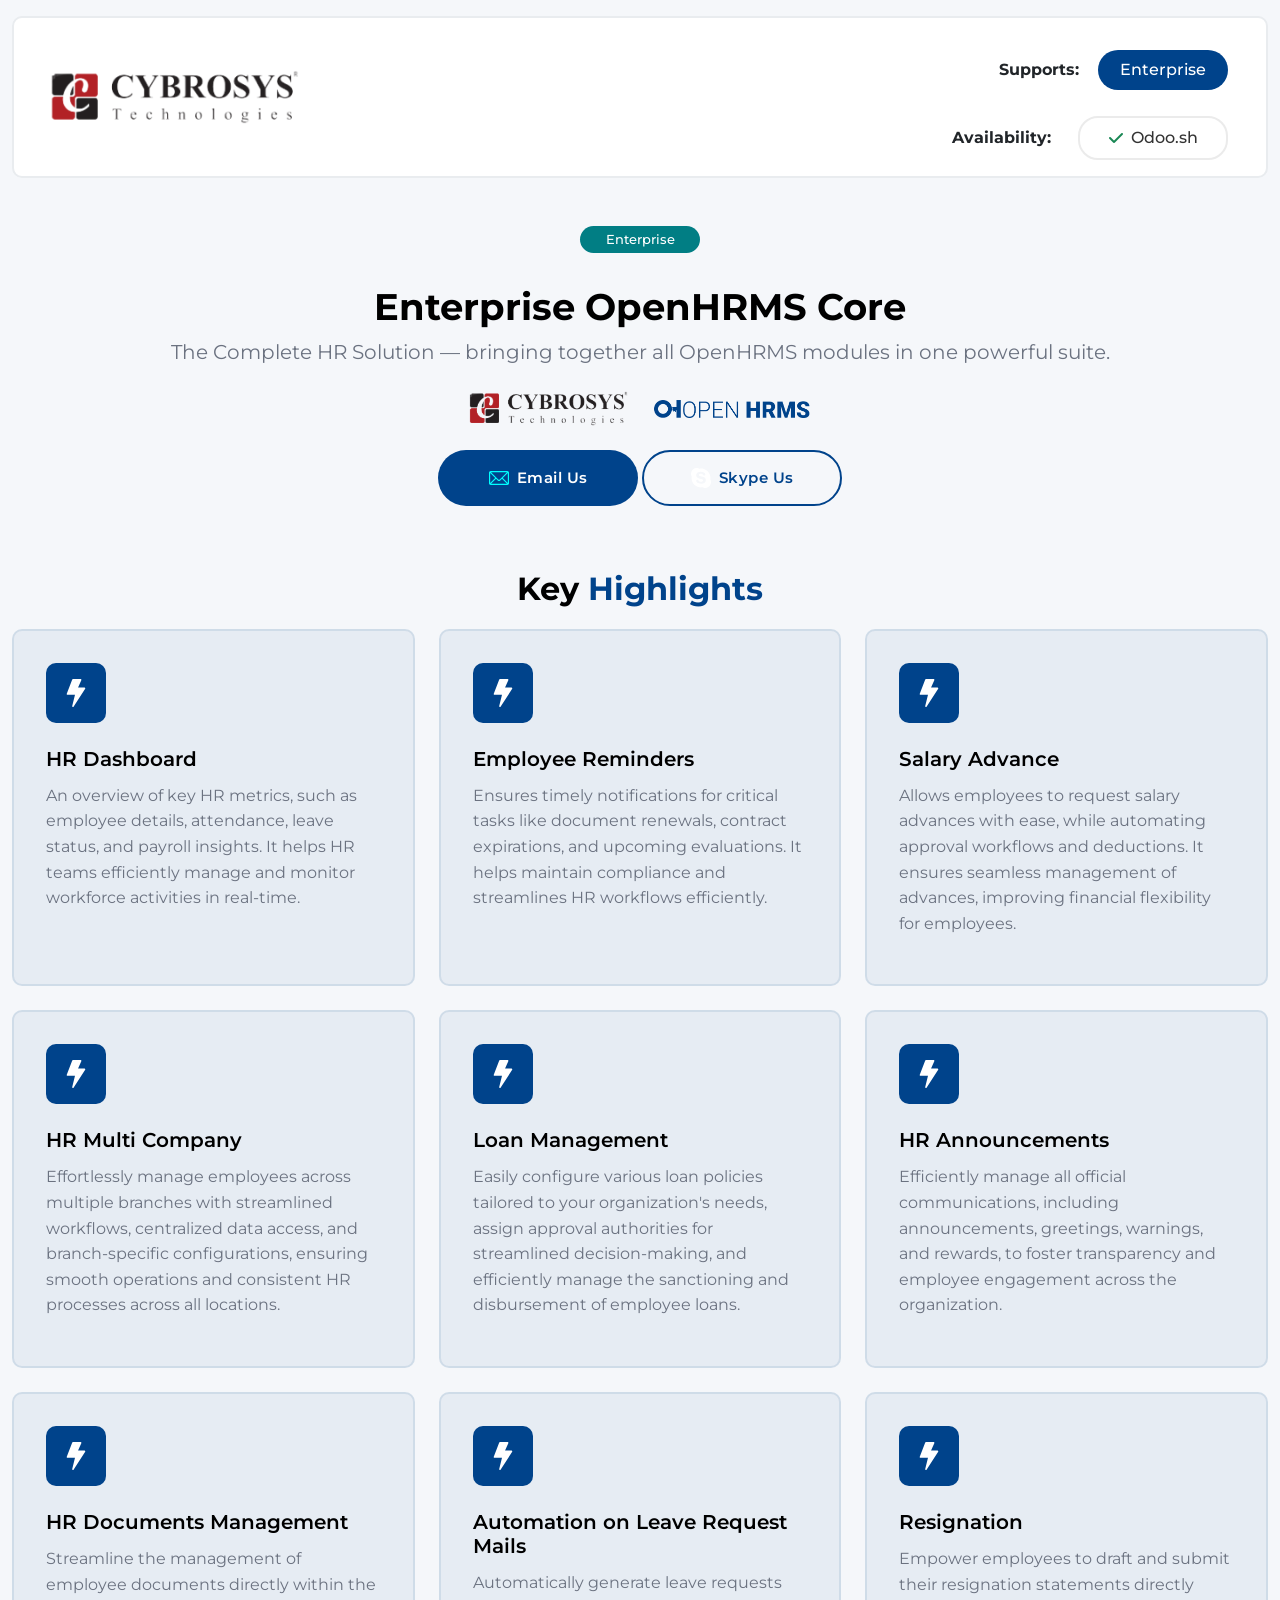
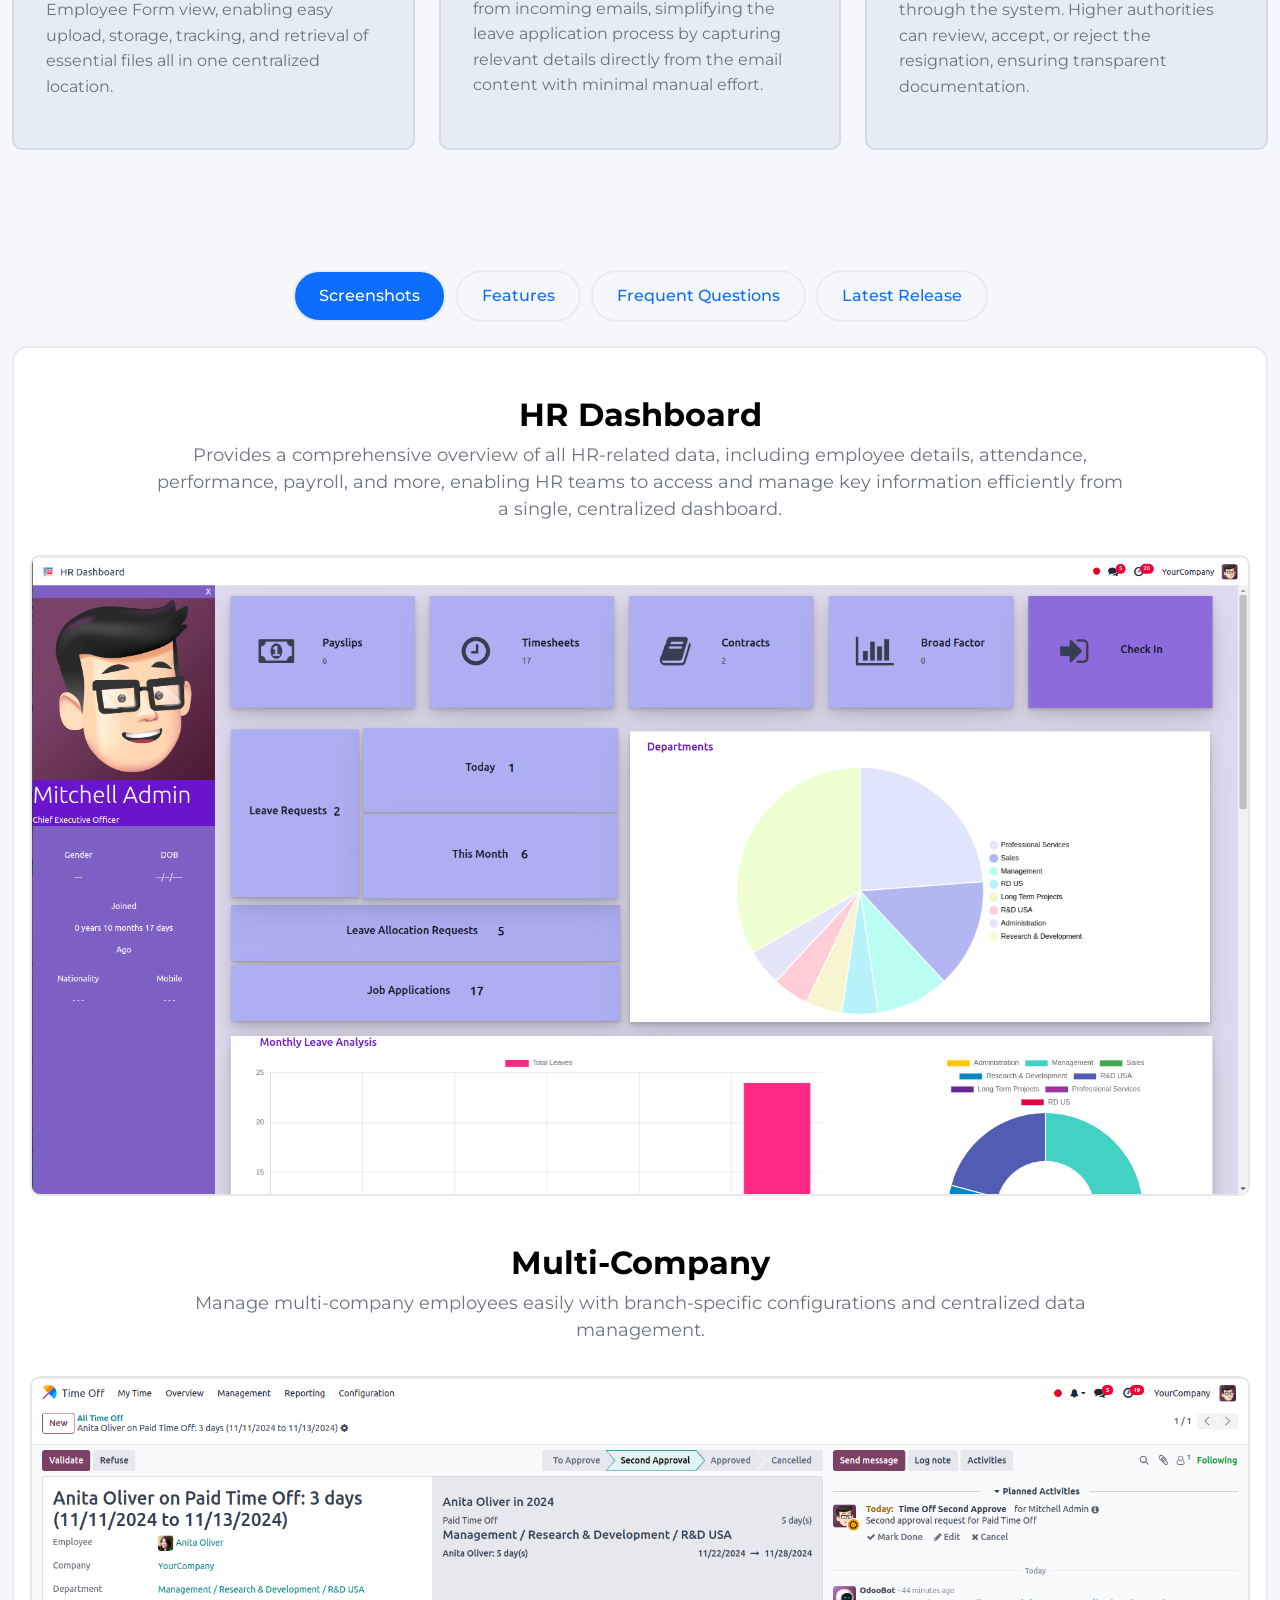
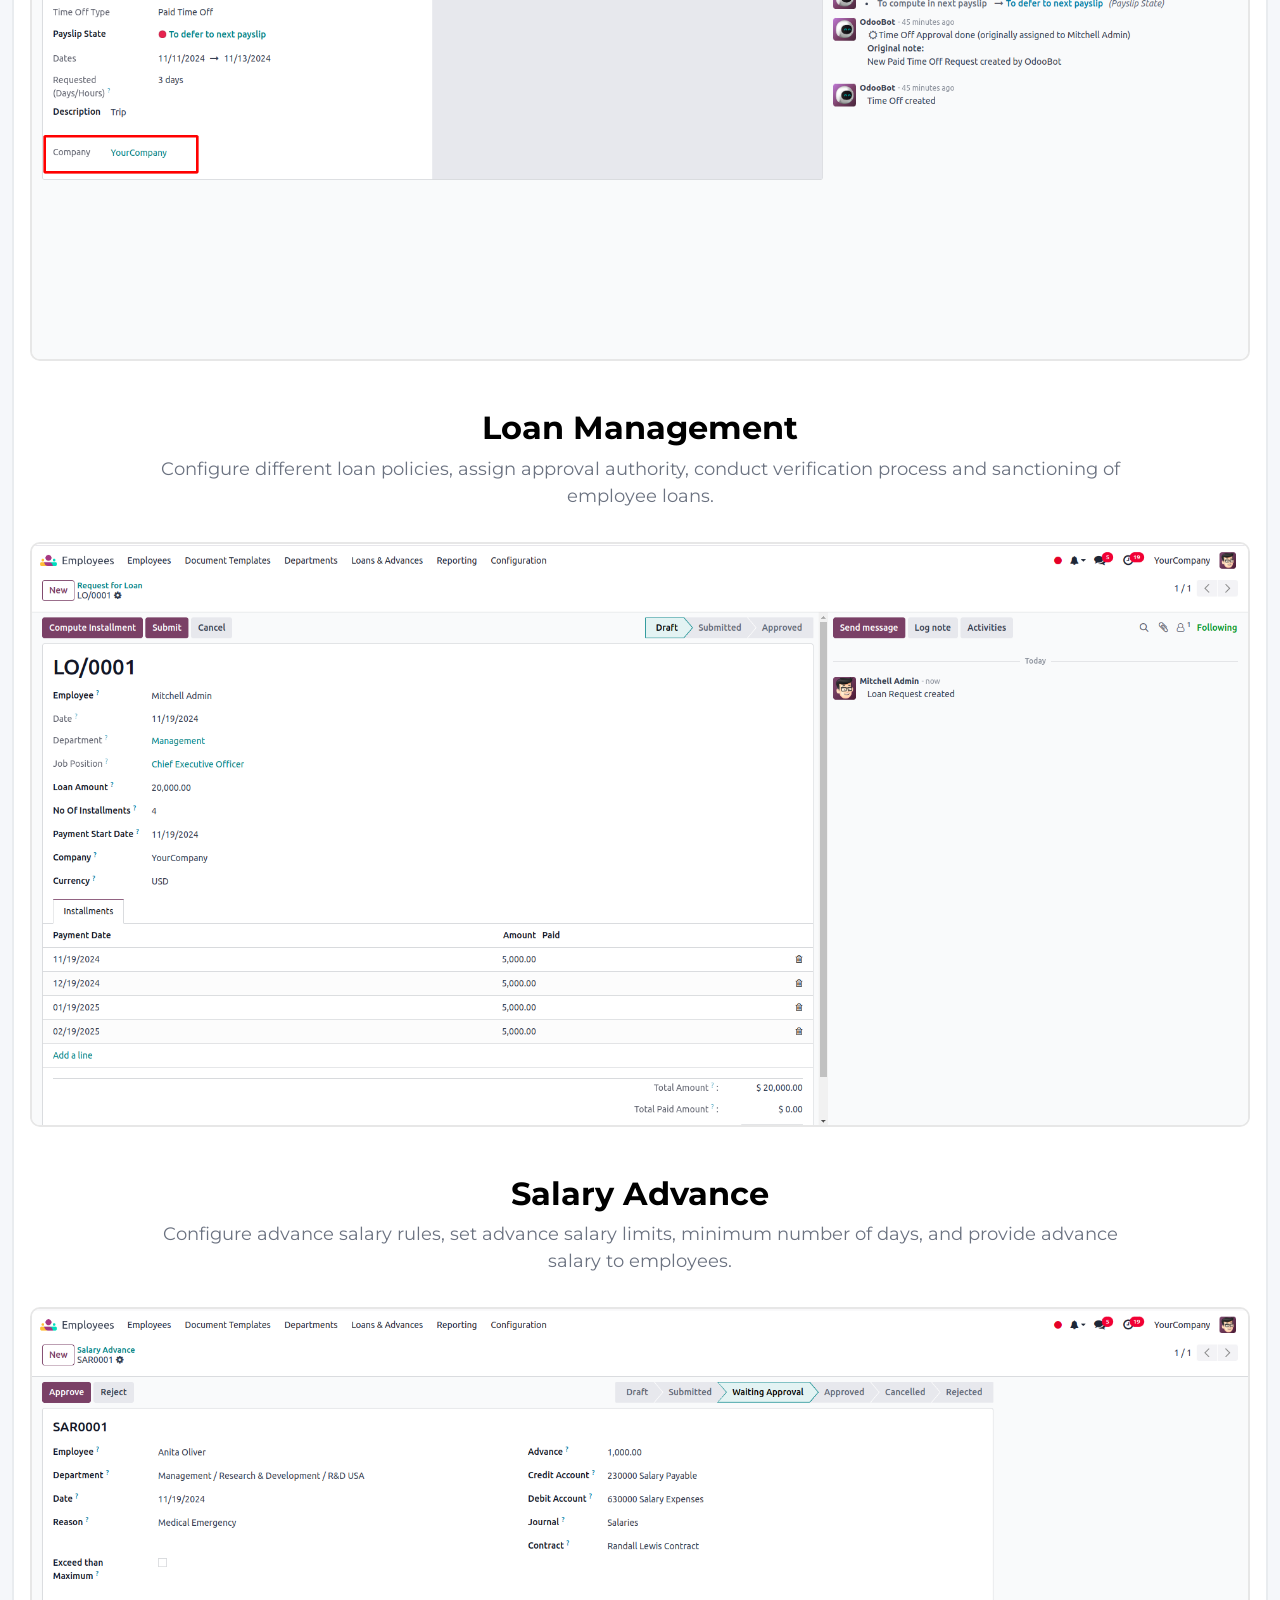
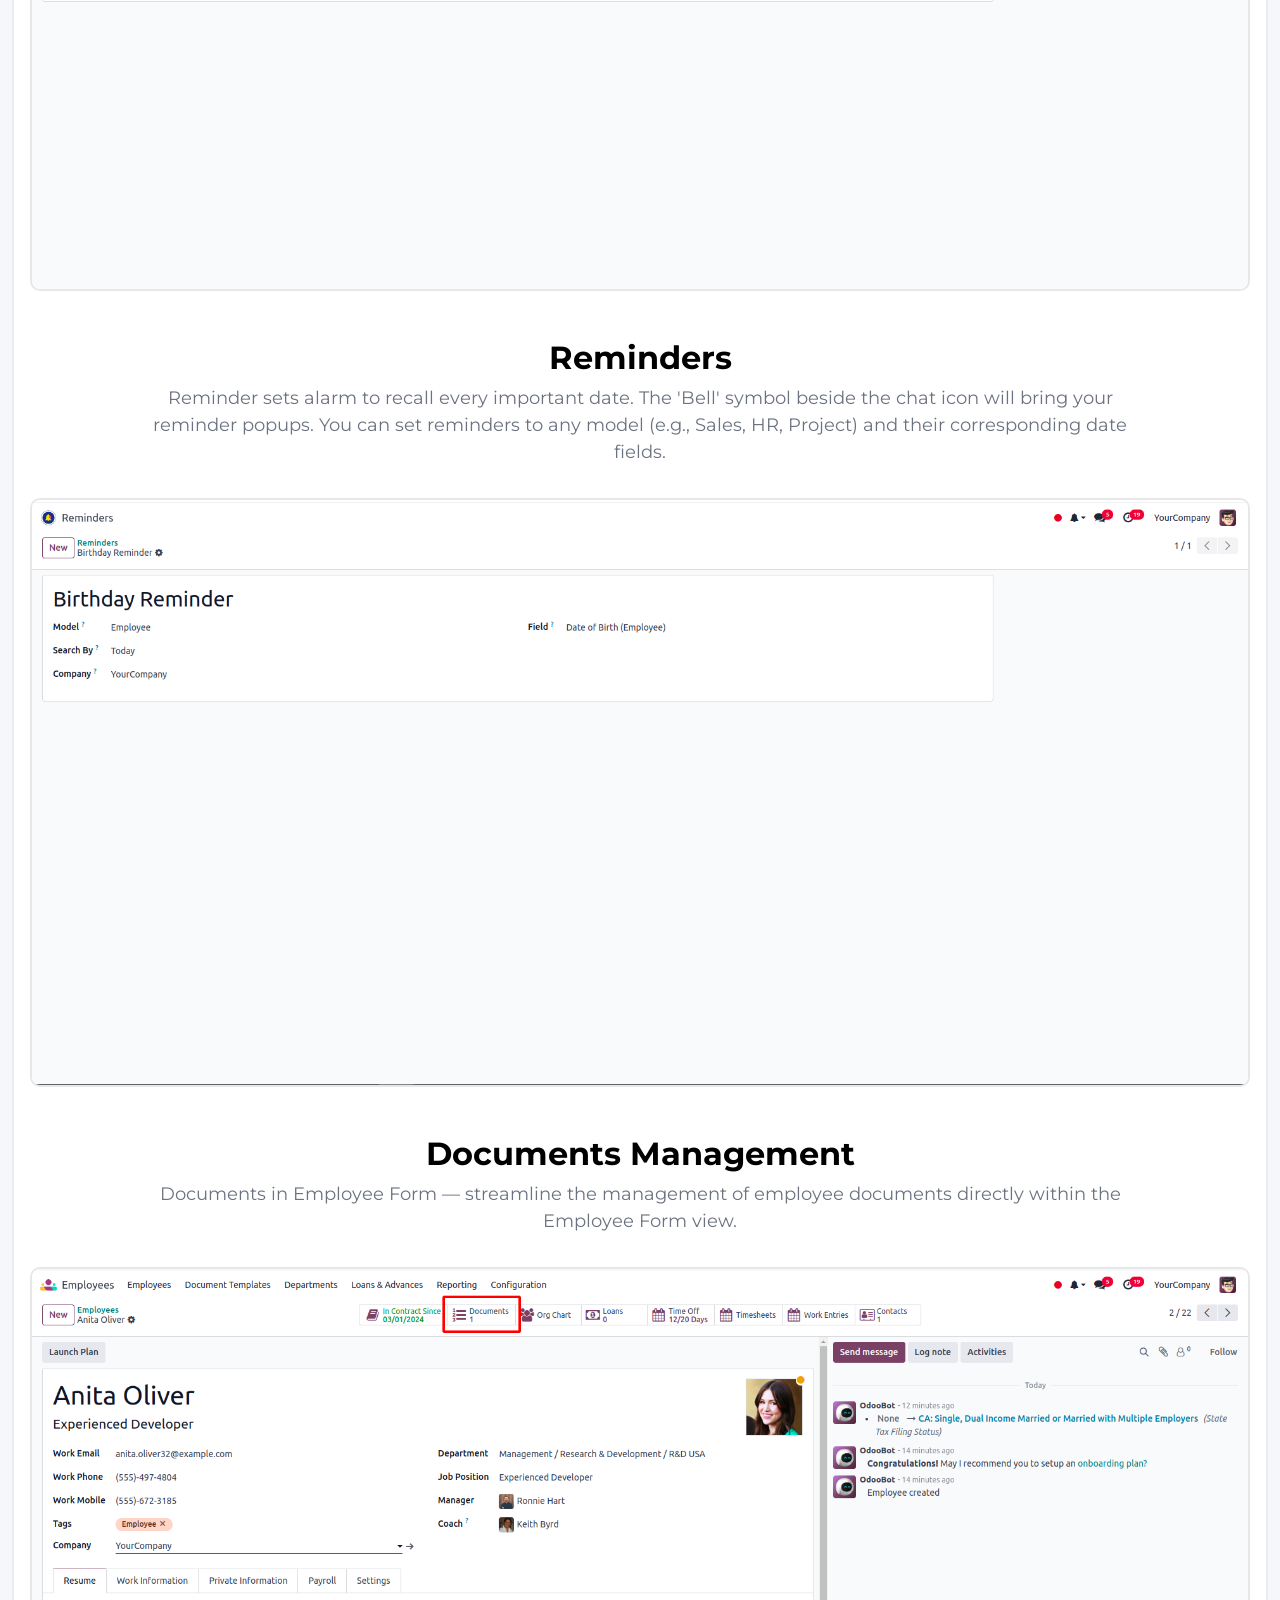
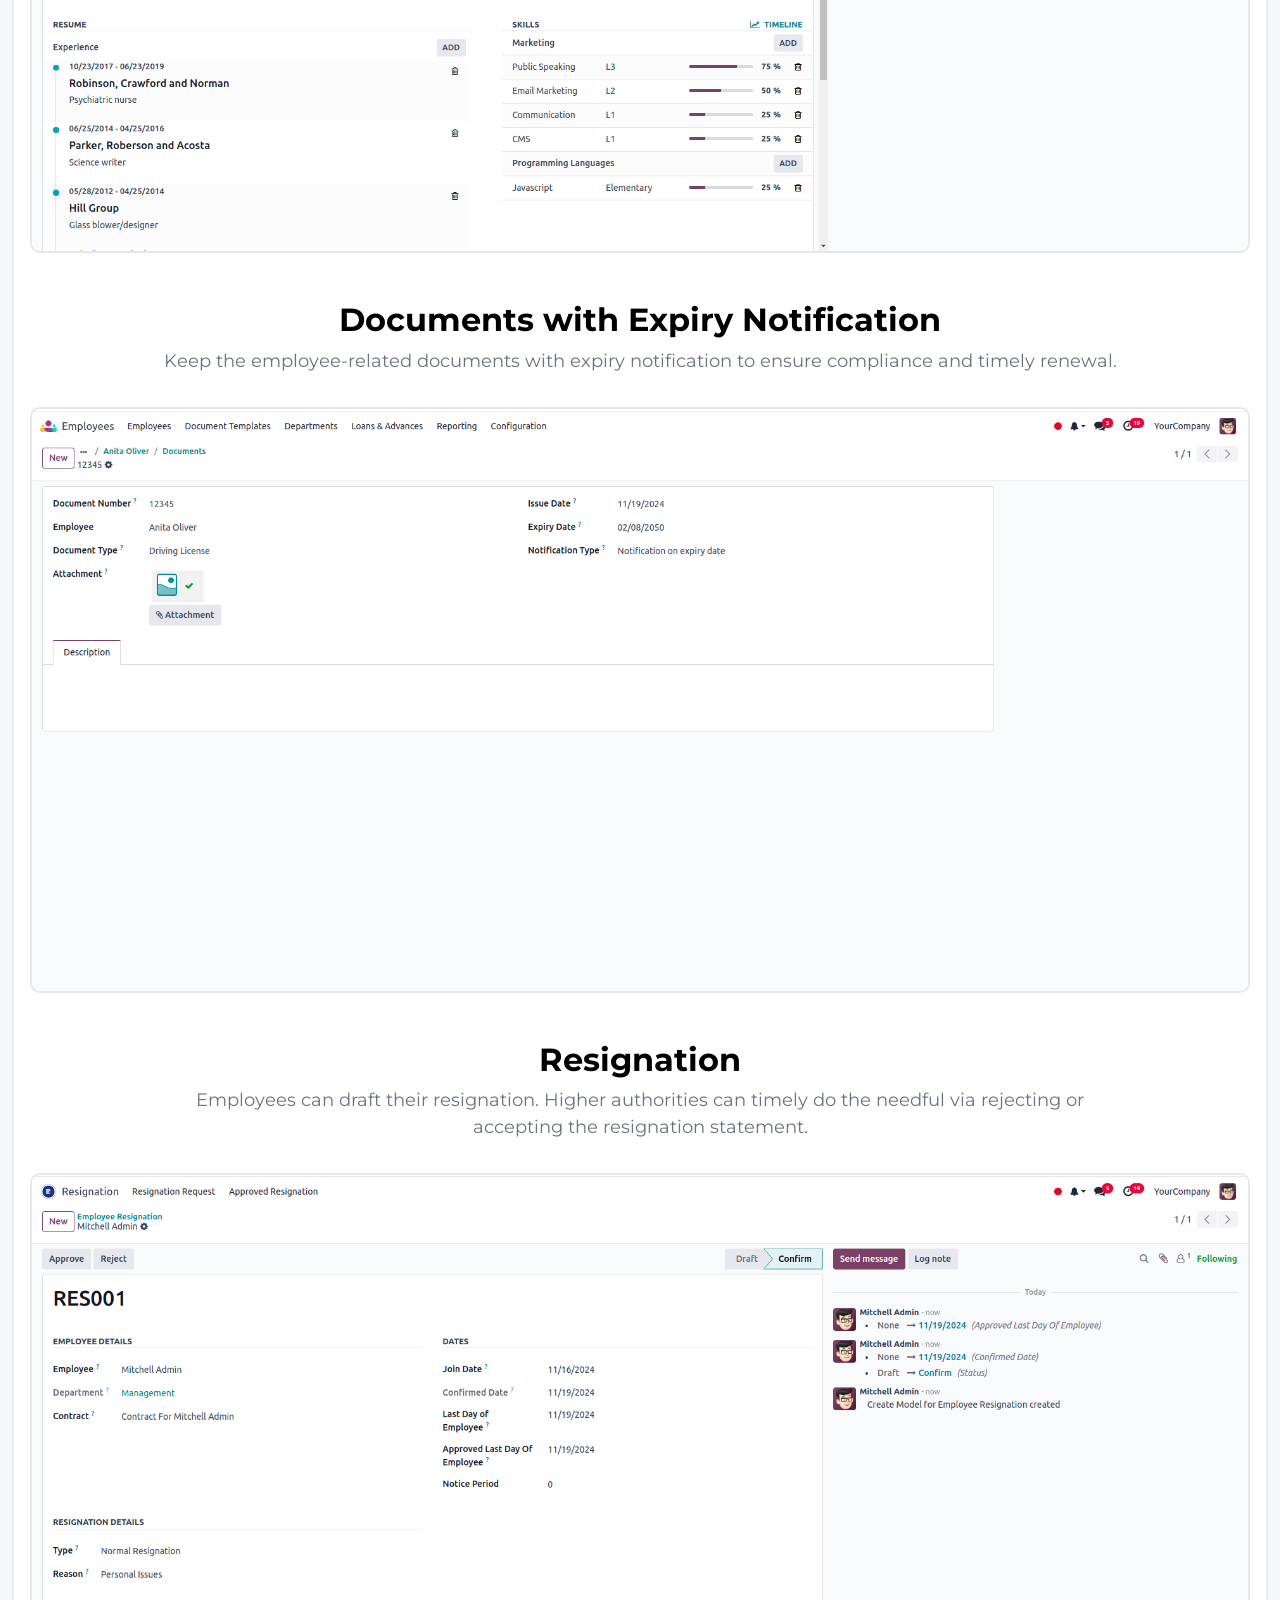
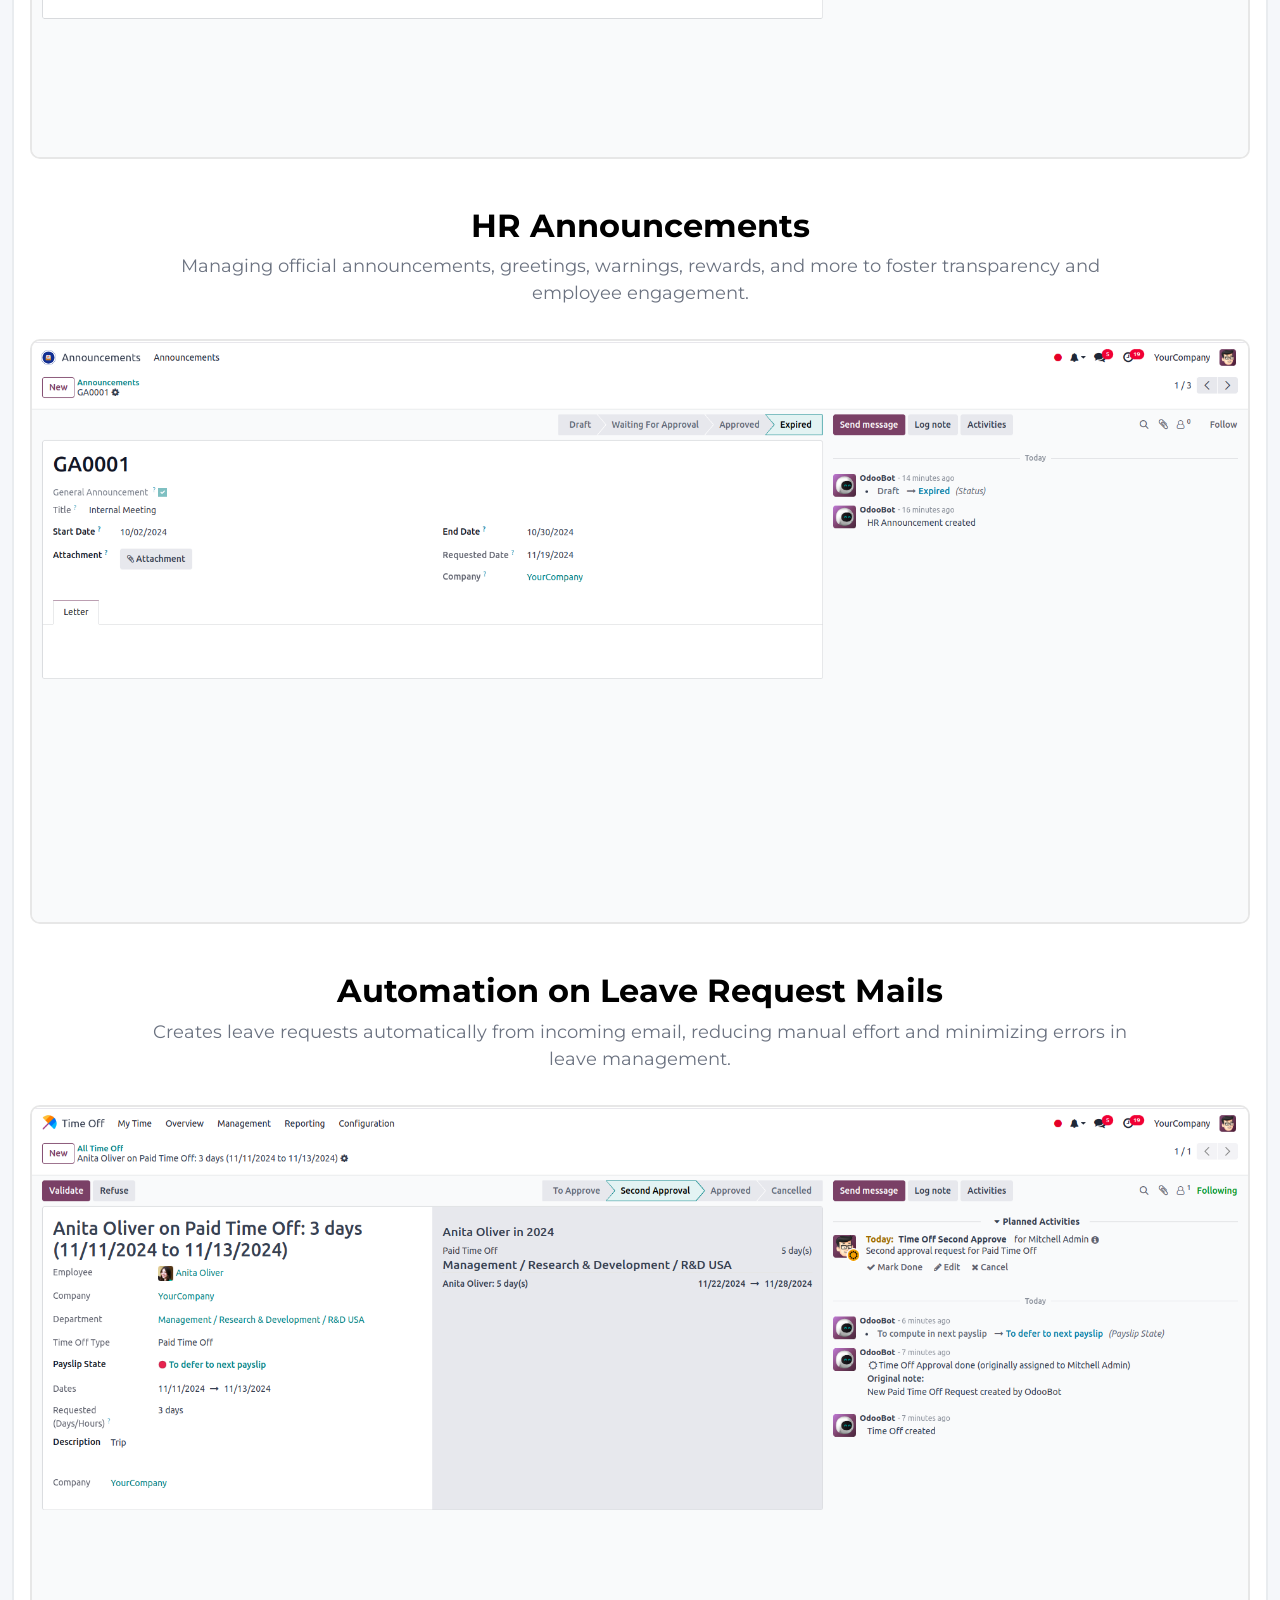
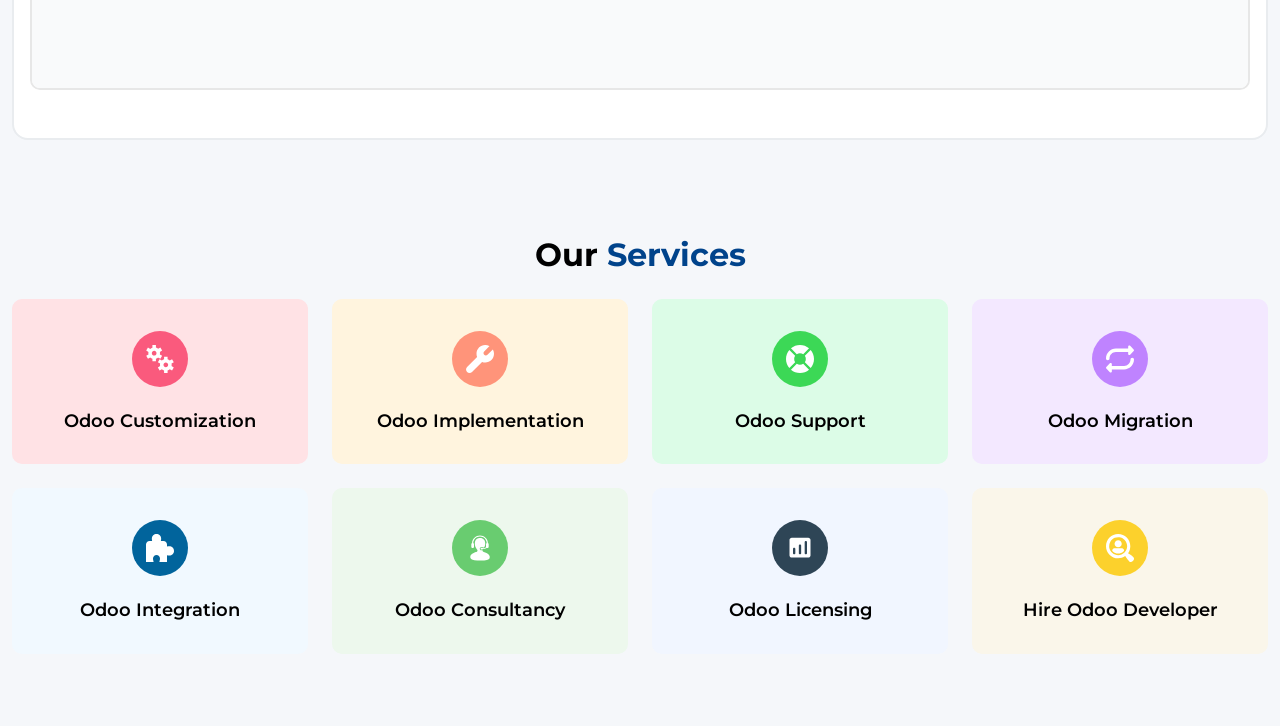
<file: ent_hrms_core/static/description/index.html>
<!DOCTYPE html>
<html lang="en">

<head>
    <meta charset="UTF-8" />
    <meta name="viewport" content="width=device-width, initial-scale=1.0" />
    <title>Enterprise OpenHRMS Core</title>
    <link href="https://cdn.jsdelivr.net/npm/bootstrap@5.0.2/dist/css/bootstrap.min.css" rel="stylesheet" />
    <link rel="preconnect" href="https://fonts.googleapis.com" />
    <link rel="preconnect" href="https://fonts.gstatic.com" crossorigin />
    <link href="https://fonts.googleapis.com/css2?family=Montserrat:ital,wght@0,100..900;1,100..900&display=swap" rel="stylesheet" />
    <link rel="stylesheet" href="https://cdnjs.cloudflare.com/ajax/libs/font-awesome/6.6.0/css/all.min.css" />
</head>

<body style="font-family: 'Montserrat', sans-serif; background-color: #00438b0a;">

    <!-- Support Banner -->
    <div class="container-fluid cmpad">
        <div class="supports my-3 py-3" style="border: 2px solid #e9ecef; padding: 0 35px; border-radius: 10px; background-color: white;">
            <div class="row justify-content-between align-items-center">
                <div class="col-lg-3">
                    <div class="my-3 mx-auto mx-sm-0" style="width: 250px;">
                        <img src="./assets/icons/cybro-logo.png" style="width: 100%;">
                    </div>
                </div>
                <div class="col-lg-9">
                    <div class="row">
                        <div class="my-3 d-flex align-items-center justify-content-center justify-content-sm-end">
                            <span class="me-3"><b>Supports: </b></span>
                            <div class="text-center" style="background-color: #00438B !important; font-size: 1rem !important; color: #fff !important; font-weight: 500 !important; padding: 8px !important; margin: 0 3px !important; border-radius: 50px !important; min-width: 130px !important;">
                                Enterprise
                            </div>
                        </div>
                    </div>
                    <div class="row" style="margin-top: 10px; display: flex; justify-content: end; float: right;">
                        <div class="d-flex align-items-center justify-content-end flex-wrap gap-2">
                            <span class="me-3"><b>Availability: </b></span>
                            <div class="d-flex align-items-center justify-content-center gap-2 text-center col" style="border: 2px solid #ebebeb; font-size: 1rem !important; color: #333 !important; font-weight: 500 !important; padding: 8px !important; margin: 0 3px !important; border-radius: 20px !important; min-width: 150px !important;">
                                <i class="fa fa-check text-success"></i>
                                Odoo.sh
                            </div>
                        </div>
                    </div>
                </div>
            </div>
        </div>
    </div>

    <!-- Hero -->
    <div class="container-fluid cmpad text-center py-5 py-md-3">
        <div class="row">
            <div class="col-md-12">
                <div class="my-3 d-flex align-items-center justify-content-center">
                    <div class="text-center" style="background-color: #017E84 !important; font-size: 0.8rem !important; color: #fff !important; font-weight: 500 !important; padding: 4px !important; margin: 0 3px !important; border-radius: 50px !important; min-width: 120px !important;">
                        Enterprise
                    </div>
                </div>
                <h3 class="mainhead" style="font-size: 2.3rem; padding-top: 1rem; font-weight: 700; color: black;">
                    Enterprise OpenHRMS Core</h3>
                <p class="para mb-4" style="font-size: 20px; color: #6b7280;">
                    The Complete HR Solution — bringing together all OpenHRMS modules in one powerful suite.
                </p>
                <!-- Logos -->
                <div class="d-flex justify-content-center align-items-center gap-4 mb-4">
                    <img src="./assets/icons/cybro-logo.png" style="width: 160px; height: auto;" />
                    <img src="./assets/icons/logo-openhrms.png" style="width: 160px; height: auto;" />
                </div>
                <div class="d-flex justify-content-center gap-1 flex-wrap">
                    <a href="mailto:odoo@cybrosys.com"
                        class="contact-btn email-btn d-flex align-items-center gap-2 justify-content-center"
                        style="position: relative; padding: 15px 25px; border: none; border-radius: 50px; font-size: 16px; font-weight: 600; text-decoration: none; color: white; cursor: pointer; min-width: 200px; justify-content: center; background-color: #00438B;">
                        <img src="./assets/icons/email (2).svg" style="width: 20px; filter: brightness(10);">
                        <span class="btn-text" style="font-size: 15px; letter-spacing: 0.5px;">Email Us</span>
                    </a>
                    <a href="skype:cybroopenerp?chat"
                        class="contact-btn skype-btn d-flex align-items-center gap-2 justify-content-center"
                        style="position: relative; padding: 15px 25px; border: 2px solid #00438B; border-radius: 50px; font-size: 16px; font-weight: 600; text-decoration: none; color: #00438B; cursor: pointer; min-width: 200px; justify-content: center; background-color: transparent;">
                        <img src="./assets/icons/skype.svg" style="width: 20px;">
                        <span class="btn-text" style="font-size: 15px; letter-spacing: 0.5px;">Skype Us</span>
                    </a>
                </div>
            </div>
        </div>
    </div>

    <!-- Key Highlights -->
    <div class="container-fluid cmpad py-2 py-md-5">
        <div class="highlights-section">
            <h2 class="mainhead text-center" style="font-size: 2rem; font-weight: 700; color: black;">Key <span style="color: #00438B;">Highlights</span></h2>
            <div class="row" style="margin-top: 20px;">

                <div class="col-md-4 mb-4">
                    <div class="highlight-card h-100" style="background-color: #00438b0f; border-radius: 10px; padding: 32px; border: 2px solid #00438b1a;">
                        <div class="card-icon d-flex align-items-center justify-content-center" style="width: 60px; height: 60px; border-radius: 10px; margin-bottom: 24px; background-color: #00438B;">
                            <img src="./assets/icons/feature-icon.svg" style="width: 28px; height: 28px;">
                        </div>
                        <h3 style="font-size: 20px; font-weight: 600; color: black; margin-bottom: 12px;">HR Dashboard</h3>
                        <p style="font-size: 16px; color: #6b7280; line-height: 1.6;">An overview of key HR metrics, such as employee details, attendance, leave status, and payroll insights. It helps HR teams efficiently manage and monitor workforce activities in real-time.</p>
                    </div>
                </div>

                <div class="col-md-4 mb-4">
                    <div class="highlight-card h-100" style="background-color: #00438b0f; border-radius: 10px; padding: 32px; border: 2px solid #00438b1a;">
                        <div class="card-icon d-flex align-items-center justify-content-center" style="width: 60px; height: 60px; border-radius: 10px; margin-bottom: 24px; background-color: #00438B;">
                            <img src="./assets/icons/feature-icon.svg" style="width: 28px; height: 28px;">
                        </div>
                        <h3 style="font-size: 20px; font-weight: 600; color: black; margin-bottom: 12px;">Employee Reminders</h3>
                        <p style="font-size: 16px; color: #6b7280; line-height: 1.6;">Ensures timely notifications for critical tasks like document renewals, contract expirations, and upcoming evaluations. It helps maintain compliance and streamlines HR workflows efficiently.</p>
                    </div>
                </div>

                <div class="col-md-4 mb-4">
                    <div class="highlight-card h-100" style="background-color: #00438b0f; border-radius: 10px; padding: 32px; border: 2px solid #00438b1a;">
                        <div class="card-icon d-flex align-items-center justify-content-center" style="width: 60px; height: 60px; border-radius: 10px; margin-bottom: 24px; background-color: #00438B;">
                            <img src="./assets/icons/feature-icon.svg" style="width: 28px; height: 28px;">
                        </div>
                        <h3 style="font-size: 20px; font-weight: 600; color: black; margin-bottom: 12px;">Salary Advance</h3>
                        <p style="font-size: 16px; color: #6b7280; line-height: 1.6;">Allows employees to request salary advances with ease, while automating approval workflows and deductions. It ensures seamless management of advances, improving financial flexibility for employees.</p>
                    </div>
                </div>

                <div class="col-md-4 mb-4">
                    <div class="highlight-card h-100" style="background-color: #00438b0f; border-radius: 10px; padding: 32px; border: 2px solid #00438b1a;">
                        <div class="card-icon d-flex align-items-center justify-content-center" style="width: 60px; height: 60px; border-radius: 10px; margin-bottom: 24px; background-color: #00438B;">
                            <img src="./assets/icons/feature-icon.svg" style="width: 28px; height: 28px;">
                        </div>
                        <h3 style="font-size: 20px; font-weight: 600; color: black; margin-bottom: 12px;">HR Multi Company</h3>
                        <p style="font-size: 16px; color: #6b7280; line-height: 1.6;">Effortlessly manage employees across multiple branches with streamlined workflows, centralized data access, and branch-specific configurations, ensuring smooth operations and consistent HR processes across all locations.</p>
                    </div>
                </div>

                <div class="col-md-4 mb-4">
                    <div class="highlight-card h-100" style="background-color: #00438b0f; border-radius: 10px; padding: 32px; border: 2px solid #00438b1a;">
                        <div class="card-icon d-flex align-items-center justify-content-center" style="width: 60px; height: 60px; border-radius: 10px; margin-bottom: 24px; background-color: #00438B;">
                            <img src="./assets/icons/feature-icon.svg" style="width: 28px; height: 28px;">
                        </div>
                        <h3 style="font-size: 20px; font-weight: 600; color: black; margin-bottom: 12px;">Loan Management</h3>
                        <p style="font-size: 16px; color: #6b7280; line-height: 1.6;">Easily configure various loan policies tailored to your organization's needs, assign approval authorities for streamlined decision-making, and efficiently manage the sanctioning and disbursement of employee loans.</p>
                    </div>
                </div>

                <div class="col-md-4 mb-4">
                    <div class="highlight-card h-100" style="background-color: #00438b0f; border-radius: 10px; padding: 32px; border: 2px solid #00438b1a;">
                        <div class="card-icon d-flex align-items-center justify-content-center" style="width: 60px; height: 60px; border-radius: 10px; margin-bottom: 24px; background-color: #00438B;">
                            <img src="./assets/icons/feature-icon.svg" style="width: 28px; height: 28px;">
                        </div>
                        <h3 style="font-size: 20px; font-weight: 600; color: black; margin-bottom: 12px;">HR Announcements</h3>
                        <p style="font-size: 16px; color: #6b7280; line-height: 1.6;">Efficiently manage all official communications, including announcements, greetings, warnings, and rewards, to foster transparency and employee engagement across the organization.</p>
                    </div>
                </div>

                <div class="col-md-4 mb-4">
                    <div class="highlight-card h-100" style="background-color: #00438b0f; border-radius: 10px; padding: 32px; border: 2px solid #00438b1a;">
                        <div class="card-icon d-flex align-items-center justify-content-center" style="width: 60px; height: 60px; border-radius: 10px; margin-bottom: 24px; background-color: #00438B;">
                            <img src="./assets/icons/feature-icon.svg" style="width: 28px; height: 28px;">
                        </div>
                        <h3 style="font-size: 20px; font-weight: 600; color: black; margin-bottom: 12px;">HR Documents Management</h3>
                        <p style="font-size: 16px; color: #6b7280; line-height: 1.6;">Streamline the management of employee documents directly within the Employee Form view, enabling easy upload, storage, tracking, and retrieval of essential files all in one centralized location.</p>
                    </div>
                </div>

                <div class="col-md-4 mb-4">
                    <div class="highlight-card h-100" style="background-color: #00438b0f; border-radius: 10px; padding: 32px; border: 2px solid #00438b1a;">
                        <div class="card-icon d-flex align-items-center justify-content-center" style="width: 60px; height: 60px; border-radius: 10px; margin-bottom: 24px; background-color: #00438B;">
                            <img src="./assets/icons/feature-icon.svg" style="width: 28px; height: 28px;">
                        </div>
                        <h3 style="font-size: 20px; font-weight: 600; color: black; margin-bottom: 12px;">Automation on Leave Request Mails</h3>
                        <p style="font-size: 16px; color: #6b7280; line-height: 1.6;">Automatically generate leave requests from incoming emails, simplifying the leave application process by capturing relevant details directly from the email content with minimal manual effort.</p>
                    </div>
                </div>

                <div class="col-md-4 mb-4">
                    <div class="highlight-card h-100" style="background-color: #00438b0f; border-radius: 10px; padding: 32px; border: 2px solid #00438b1a;">
                        <div class="card-icon d-flex align-items-center justify-content-center" style="width: 60px; height: 60px; border-radius: 10px; margin-bottom: 24px; background-color: #00438B;">
                            <img src="./assets/icons/feature-icon.svg" style="width: 28px; height: 28px;">
                        </div>
                        <h3 style="font-size: 20px; font-weight: 600; color: black; margin-bottom: 12px;">Resignation</h3>
                        <p style="font-size: 16px; color: #6b7280; line-height: 1.6;">Empower employees to draft and submit their resignation statements directly through the system. Higher authorities can review, accept, or reject the resignation, ensuring transparent documentation.</p>
                    </div>
                </div>

            </div>
        </div>
    </div>

    <!-- Screenshots + Features + FAQ + Releases Tabs -->
    <div class="container-fluid cmpad py-2 py-md-5">
        <div class="tabs-design1">
            <ul class="nav nav-pills justify-content-start justify-content-md-center pb-4"
                style="flex-flow: nowrap; overflow: hidden; overflow-x: auto;" id="pills1" role="tablist">
                <li class="nav-item" role="presentation">
                    <a class="nav-link active" data-bs-toggle="pill" data-bs-target="#screenshot" type="button" role="tab"
                        style="width: max-content; border-radius: 50px; margin: 0 5px; padding: 12px 24px; font-weight: 500; border: 2px solid #e9ecef;">
                        Screenshots
                    </a>
                </li>
                <li class="nav-item" role="presentation">
                    <a class="nav-link" data-bs-toggle="pill" data-bs-target="#features" type="button" role="tab"
                        style="width: max-content; border-radius: 50px; margin: 0 5px; padding: 12px 24px; font-weight: 500; border: 2px solid #e9ecef;">
                        Features
                    </a>
                </li>
                <li class="nav-item" role="presentation">
                    <a class="nav-link" data-bs-toggle="pill" data-bs-target="#faq" type="button" role="tab"
                        style="width: max-content; border-radius: 50px; margin: 0 5px; padding: 12px 24px; font-weight: 500; border: 2px solid #e9ecef;">
                        Frequent Questions
                    </a>
                </li>
                <li class="nav-item" role="presentation">
                    <a class="nav-link" data-bs-toggle="pill" data-bs-target="#latest-release" type="button" role="tab"
                        style="width: max-content; border-radius: 50px; margin: 0 5px; padding: 12px 24px; font-weight: 500; border: 2px solid #e9ecef;">
                        Latest Release
                    </a>
                </li>
            </ul>

            <div class="tab-content bg-white rounded-4" style="border: 2px solid #e9ecef; border-radius: 10px;" id="pills1Content">

                <!-- Screenshots Tab -->
                <div class="tab-pane fade show active" id="screenshot" role="tabpanel">
                    <div class="p-3 py-md-5">

                        <h2 class="mainhead text-center mb-2" style="font-size: 2rem; font-weight: 700; color: black;">HR Dashboard</h2>
                        <div class="para" style="max-width: 80%; text-align: center; margin: auto; font-size: 18px; margin-bottom: 2rem; color: #6b7280;">
                            Provides a comprehensive overview of all HR-related data, including employee details, attendance, performance, payroll, and more, enabling HR teams to access and manage key information efficiently from a single, centralized dashboard.
                        </div>
                        <div style="border-radius: 10px; overflow: hidden; border: 2px solid #e7e7e7;">
                            <img src="./assets/screenshots/1.png" alt="HR Dashboard" style="max-width: 100%; height: auto;">
                        </div>

                        <h2 class="mainhead text-center mb-2 mt-5" style="font-size: 2rem; font-weight: 700; color: black;">Multi-Company</h2>
                        <div class="para" style="max-width: 80%; text-align: center; margin: auto; font-size: 18px; margin-bottom: 2rem; color: #6b7280;">
                            Manage multi-company employees easily with branch-specific configurations and centralized data management.
                        </div>
                        <div style="border-radius: 10px; overflow: hidden; border: 2px solid #e7e7e7;">
                            <img src="./assets/screenshots/2.png" alt="Multi-Company" style="max-width: 100%; height: auto;">
                        </div>

                        <h2 class="mainhead text-center mb-2 mt-5" style="font-size: 2rem; font-weight: 700; color: black;">Loan Management</h2>
                        <div class="para" style="max-width: 80%; text-align: center; margin: auto; font-size: 18px; margin-bottom: 2rem; color: #6b7280;">
                            Configure different loan policies, assign approval authority, conduct verification process and sanctioning of employee loans.
                        </div>
                        <div style="border-radius: 10px; overflow: hidden; border: 2px solid #e7e7e7;">
                            <img src="./assets/screenshots/3.png" alt="Loan Management" style="max-width: 100%; height: auto;">
                        </div>

                        <h2 class="mainhead text-center mb-2 mt-5" style="font-size: 2rem; font-weight: 700; color: black;">Salary Advance</h2>
                        <div class="para" style="max-width: 80%; text-align: center; margin: auto; font-size: 18px; margin-bottom: 2rem; color: #6b7280;">
                            Configure advance salary rules, set advance salary limits, minimum number of days, and provide advance salary to employees.
                        </div>
                        <div style="border-radius: 10px; overflow: hidden; border: 2px solid #e7e7e7;">
                            <img src="./assets/screenshots/4.png" alt="Salary Advance" style="max-width: 100%; height: auto;">
                        </div>

                        <h2 class="mainhead text-center mb-2 mt-5" style="font-size: 2rem; font-weight: 700; color: black;">Reminders</h2>
                        <div class="para" style="max-width: 80%; text-align: center; margin: auto; font-size: 18px; margin-bottom: 2rem; color: #6b7280;">
                            Reminder sets alarm to recall every important date. The 'Bell' symbol beside the chat icon will bring your reminder popups. You can set reminders to any model (e.g., Sales, HR, Project) and their corresponding date fields.
                        </div>
                        <div style="border-radius: 10px; overflow: hidden; border: 2px solid #e7e7e7;">
                            <img src="./assets/screenshots/5.png" alt="Reminders" style="max-width: 100%; height: auto;">
                        </div>

                        <h2 class="mainhead text-center mb-2 mt-5" style="font-size: 2rem; font-weight: 700; color: black;">Documents Management</h2>
                        <div class="para" style="max-width: 80%; text-align: center; margin: auto; font-size: 18px; margin-bottom: 2rem; color: #6b7280;">
                            Documents in Employee Form — streamline the management of employee documents directly within the Employee Form view.
                        </div>
                        <div style="border-radius: 10px; overflow: hidden; border: 2px solid #e7e7e7;">
                            <img src="./assets/screenshots/6.png" alt="Documents Management" style="max-width: 100%; height: auto;">
                        </div>

                        <h2 class="mainhead text-center mb-2 mt-5" style="font-size: 2rem; font-weight: 700; color: black;">Documents with Expiry Notification</h2>
                        <div class="para" style="max-width: 80%; text-align: center; margin: auto; font-size: 18px; margin-bottom: 2rem; color: #6b7280;">
                            Keep the employee-related documents with expiry notification to ensure compliance and timely renewal.
                        </div>
                        <div style="border-radius: 10px; overflow: hidden; border: 2px solid #e7e7e7;">
                            <img src="./assets/screenshots/7.png" alt="Documents with Expiry Notification" style="max-width: 100%; height: auto;">
                        </div>

                        <h2 class="mainhead text-center mb-2 mt-5" style="font-size: 2rem; font-weight: 700; color: black;">Resignation</h2>
                        <div class="para" style="max-width: 80%; text-align: center; margin: auto; font-size: 18px; margin-bottom: 2rem; color: #6b7280;">
                            Employees can draft their resignation. Higher authorities can timely do the needful via rejecting or accepting the resignation statement.
                        </div>
                        <div style="border-radius: 10px; overflow: hidden; border: 2px solid #e7e7e7;">
                            <img src="./assets/screenshots/8.png" alt="Resignation" style="max-width: 100%; height: auto;">
                        </div>

                        <h2 class="mainhead text-center mb-2 mt-5" style="font-size: 2rem; font-weight: 700; color: black;">HR Announcements</h2>
                        <div class="para" style="max-width: 80%; text-align: center; margin: auto; font-size: 18px; margin-bottom: 2rem; color: #6b7280;">
                            Managing official announcements, greetings, warnings, rewards, and more to foster transparency and employee engagement.
                        </div>
                        <div style="border-radius: 10px; overflow: hidden; border: 2px solid #e7e7e7;">
                            <img src="./assets/screenshots/9.png" alt="HR Announcements" style="max-width: 100%; height: auto;">
                        </div>

                        <h2 class="mainhead text-center mb-2 mt-5" style="font-size: 2rem; font-weight: 700; color: black;">Automation on Leave Request Mails</h2>
                        <div class="para" style="max-width: 80%; text-align: center; margin: auto; font-size: 18px; margin-bottom: 2rem; color: #6b7280;">
                            Creates leave requests automatically from incoming email, reducing manual effort and minimizing errors in leave management.
                        </div>
                        <div style="border-radius: 10px; overflow: hidden; border: 2px solid #e7e7e7;">
                            <img src="./assets/screenshots/10.png" alt="Automation on Leave Request Mails" style="max-width: 100%; height: auto;">
                        </div>

                    </div>
                </div>

                <!-- Features Tab -->
                <div class="tab-pane fade" id="features" role="tabpanel">
                    <div class="p-3 py-md-5">
                        <h2 class="mainhead text-center mb-4" style="font-size: 2rem; font-weight: 700; color: black;">Our <span style="color: #00438B;">Features</span></h2>
                        <div class="row">

                            <div class="col-md-4">
                                <div class="feature-item mb-4 d-flex flex-column align-items-center justify-content-center" style="padding: 25px; background-color: #00438b0d; border-radius: 10px; text-align: left;">
                                    <div class="feature-number d-flex align-items-center justify-content-center" style="width: 45px; height: 45px; background-color: #00438b33; border-radius: 50%; font-size: 1.2rem; font-weight: 600; color: #00438B; margin-bottom: 15px;">01</div>
                                    <h3 style="font-size: 1.2rem; font-weight: 600; margin-bottom: 0; color: black; line-height: 1.3;">Keep your eyes on your whole HR analysis from one centralized dashboard.</h3>
                                </div>
                            </div>

                            <div class="col-md-4">
                                <div class="feature-item mb-4 d-flex flex-column align-items-center justify-content-center" style="padding: 25px; background-color: #00438b0d; border-radius: 10px; text-align: left;">
                                    <div class="feature-number d-flex align-items-center justify-content-center" style="width: 45px; height: 45px; background-color: #00438b33; border-radius: 50%; font-size: 1.2rem; font-weight: 600; color: #00438B; margin-bottom: 15px;">02</div>
                                    <h3 style="font-size: 1.2rem; font-weight: 600; margin-bottom: 0; color: black; line-height: 1.3;">Reminder sets alarm to recall every important date — 'Bell' symbol will bring your reminder popups.</h3>
                                </div>
                            </div>

                            <div class="col-md-4">
                                <div class="feature-item mb-4 d-flex flex-column align-items-center justify-content-center" style="padding: 25px; background-color: #00438b0d; border-radius: 10px; text-align: left;">
                                    <div class="feature-number d-flex align-items-center justify-content-center" style="width: 45px; height: 45px; background-color: #00438b33; border-radius: 50%; font-size: 1.2rem; font-weight: 600; color: #00438B; margin-bottom: 15px;">03</div>
                                    <h3 style="font-size: 1.2rem; font-weight: 600; margin-bottom: 0; color: black; line-height: 1.3;">Configure advance salary rules, set advance salary limits, minimum number of days, and provide advances to employees.</h3>
                                </div>
                            </div>

                            <div class="col-md-4">
                                <div class="feature-item mb-4 d-flex flex-column align-items-center justify-content-center" style="padding: 25px; background-color: #00438b0d; border-radius: 10px; text-align: left;">
                                    <div class="feature-number d-flex align-items-center justify-content-center" style="width: 45px; height: 45px; background-color: #00438b33; border-radius: 50%; font-size: 1.2rem; font-weight: 600; color: #00438B; margin-bottom: 15px;">04</div>
                                    <h3 style="font-size: 1.2rem; font-weight: 600; margin-bottom: 0; color: black; line-height: 1.3;">Manage multi-branch employees easily with branch-specific configurations and centralized data access.</h3>
                                </div>
                            </div>

                            <div class="col-md-4">
                                <div class="feature-item mb-4 d-flex flex-column align-items-center justify-content-center" style="padding: 25px; background-color: #00438b0d; border-radius: 10px; text-align: left;">
                                    <div class="feature-number d-flex align-items-center justify-content-center" style="width: 45px; height: 45px; background-color: #00438b33; border-radius: 50%; font-size: 1.2rem; font-weight: 600; color: #00438B; margin-bottom: 15px;">05</div>
                                    <h3 style="font-size: 1.2rem; font-weight: 600; margin-bottom: 0; color: black; line-height: 1.3;">Configure different loan policies, assign approval authority, conduct verification process and sanctioning of employee loans.</h3>
                                </div>
                            </div>

                            <div class="col-md-4">
                                <div class="feature-item mb-4 d-flex flex-column align-items-center justify-content-center" style="padding: 25px; background-color: #00438b0d; border-radius: 10px; text-align: left;">
                                    <div class="feature-number d-flex align-items-center justify-content-center" style="width: 45px; height: 45px; background-color: #00438b33; border-radius: 50%; font-size: 1.2rem; font-weight: 600; color: #00438B; margin-bottom: 15px;">06</div>
                                    <h3 style="font-size: 1.2rem; font-weight: 600; margin-bottom: 0; color: black; line-height: 1.3;">Managing official announcements, greetings, warnings, rewards, and more.</h3>
                                </div>
                            </div>

                            <div class="col-md-4">
                                <div class="feature-item mb-4 d-flex flex-column align-items-center justify-content-center" style="padding: 25px; background-color: #00438b0d; border-radius: 10px; text-align: left;">
                                    <div class="feature-number d-flex align-items-center justify-content-center" style="width: 45px; height: 45px; background-color: #00438b33; border-radius: 50%; font-size: 1.2rem; font-weight: 600; color: #00438B; margin-bottom: 15px;">07</div>
                                    <h3 style="font-size: 1.2rem; font-weight: 600; margin-bottom: 0; color: black; line-height: 1.3;">Documents in Employee Form — upload, store, track, and retrieve essential employee files from one place.</h3>
                                </div>
                            </div>

                            <div class="col-md-4">
                                <div class="feature-item mb-4 d-flex flex-column align-items-center justify-content-center" style="padding: 25px; background-color: #00438b0d; border-radius: 10px; text-align: left;">
                                    <div class="feature-number d-flex align-items-center justify-content-center" style="width: 45px; height: 45px; background-color: #00438b33; border-radius: 50%; font-size: 1.2rem; font-weight: 600; color: #00438B; margin-bottom: 15px;">08</div>
                                    <h3 style="font-size: 1.2rem; font-weight: 600; margin-bottom: 0; color: black; line-height: 1.3;">Creates leave requests automatically from incoming email, reducing manual effort.</h3>
                                </div>
                            </div>

                            <div class="col-md-4">
                                <div class="feature-item mb-4 d-flex flex-column align-items-center justify-content-center" style="padding: 25px; background-color: #00438b0d; border-radius: 10px; text-align: left;">
                                    <div class="feature-number d-flex align-items-center justify-content-center" style="width: 45px; height: 45px; background-color: #00438b33; border-radius: 50%; font-size: 1.2rem; font-weight: 600; color: #00438B; margin-bottom: 15px;">09</div>
                                    <h3 style="font-size: 1.2rem; font-weight: 600; margin-bottom: 0; color: black; line-height: 1.3;">Employees can draft their resignation. Higher authorities can reject or accept the resignation statement.</h3>
                                </div>
                            </div>

                        </div>
                    </div>
                </div>

                <!-- FAQ Tab -->
                <div class="tab-pane fade" id="faq" role="tabpanel">
                    <div class="p-3 py-md-5">
                        <h2 class="mainhead text-center mb-4" style="font-size: 2rem; font-weight: 700; color: black;">Frequently Asked <span style="color: #00438B;">Questions</span></h2>
                        <div class="accordion accordion-flush" id="accordionFAQ">

                            <div class="accordion-item" style="margin-bottom: 1rem; overflow: hidden; background-color: white; border: 2px solid #e2e8f0 !important; border-radius: 10px !important;">
                                <h2 class="accordion-header">
                                    <a class="accordion-button collapsed" type="button" data-bs-toggle="collapse" data-bs-target="#faq1"
                                        style="box-shadow: unset; border: none !important; padding: 1.5rem 2rem !important; font-weight: 600 !important; font-size: 1.1rem; color: #00438B !important; background-color: #00438b0a !important;">
                                        What is the purpose of the Enterprise HRMS Core app by Cybrosys?
                                    </a>
                                </h2>
                                <div id="faq1" class="accordion-collapse collapse" data-bs-parent="#accordionFAQ" style="border-top: 1px solid #e2e8f0;">
                                    <div class="accordion-body" style="background-color: rgba(1,126,132,0.02); line-height: 1.6; font-size: 1rem; padding: 2rem !important;">
                                        The Enterprise HRMS Core app is designed to streamline and enhance HR operations within an organization. It offers advanced features such as employee management, payroll integration, document tracking, attendance monitoring, leave management, and loan handling, providing a comprehensive solution for all HR needs.
                                    </div>
                                </div>
                            </div>

                            <div class="accordion-item" style="margin-bottom: 1rem; overflow: hidden; background-color: white; border: 2px solid #e2e8f0 !important; border-radius: 10px !important;">
                                <h2 class="accordion-header">
                                    <a class="accordion-button collapsed" type="button" data-bs-toggle="collapse" data-bs-target="#faq2"
                                        style="box-shadow: unset; border: none !important; padding: 1.5rem 2rem !important; font-weight: 600 !important; font-size: 1.1rem; color: #00438B !important; background-color: #00438b0a !important;">
                                        Can the module handle multi-branch employee management?
                                    </a>
                                </h2>
                                <div id="faq2" class="accordion-collapse collapse" data-bs-parent="#accordionFAQ" style="border-top: 1px solid #e2e8f0;">
                                    <div class="accordion-body" style="background-color: rgba(1,126,132,0.02); line-height: 1.6; font-size: 1rem; padding: 2rem !important;">
                                        Yes, the module allows organizations to manage employees across multiple branches efficiently. It supports branch-specific configurations, centralized data management, and seamless integration to ensure consistent HR processes across all locations.
                                    </div>
                                </div>
                            </div>

                            <div class="accordion-item" style="margin-bottom: 0; overflow: hidden; background-color: white; border: 2px solid #e2e8f0 !important; border-radius: 10px !important;">
                                <h2 class="accordion-header">
                                    <a class="accordion-button collapsed" type="button" data-bs-toggle="collapse" data-bs-target="#faq3"
                                        style="box-shadow: unset; border: none !important; padding: 1.5rem 2rem !important; font-weight: 600 !important; font-size: 1.1rem; color: #00438B !important; background-color: #00438b0a !important;">
                                        Does the module support automated workflows for HR tasks?
                                    </a>
                                </h2>
                                <div id="faq3" class="accordion-collapse collapse" data-bs-parent="#accordionFAQ" style="border-top: 1px solid #e2e8f0;">
                                    <div class="accordion-body" style="background-color: rgba(1,126,132,0.02); line-height: 1.6; font-size: 1rem; padding: 2rem !important;">
                                        Absolutely. The Enterprise HRMS Core app automates various HR workflows, such as leave request generation from emails, loan policy approvals, and document renewal reminders, reducing manual effort and ensuring accuracy in day-to-day HR activities.
                                    </div>
                                </div>
                            </div>

                        </div>
                    </div>
                </div>

                <!-- Latest Release Tab -->
                <div class="tab-pane fade" id="latest-release" role="tabpanel">
                    <div class="p-3 py-md-5">
                        <h2 class="mainhead text-center mb-4" style="font-size: 2rem; font-weight: 700; color: black;">Latest <span style="color: #00438B;">Releases</span></h2>
                        <div class="row">
                            <div class="col-md-4 mb-4">
                                <div class="release-item h-100" style="position: relative; padding: 30px; border: 2px solid #00438b24; border-radius: 15px;">
                                    <div class="release-header d-flex align-items-center flex-wrap gap-3" style="margin-bottom: 0.75rem;">
                                        <div class="version" style="font-size: 1.25rem; font-weight: 700; color: #1a202c;">19.0.1.0.0</div>
                                        <div style="padding: 0.25rem 0.75rem; border-radius: 20px; font-size: 0.75rem; font-weight: 600; text-transform: uppercase; background-color: #9ae6b4; color: #2d7d32; border: 2px solid #68d391;">Add</div>
                                        <div style="color: #64748b; font-size: 0.875rem; font-weight: 500;">
                                            <i class="fa fa-calendar me-1"></i>13th March 2026
                                        </div>
                                    </div>
                                    <div class="feature-list">
                                        <div class="feature-item p-3" style="display: flex; align-items: center; background-color: #f5f5f5e7; border-radius: 10px;">
                                            <div style="color: #6b7280; line-height: 1.6; font-size: 0.95rem;">Initial Commit</div>
                                        </div>
                                    </div>
                                </div>
                            </div>
                        </div>
                    </div>
                </div>

            </div>
        </div>
    </div>

    <!-- Our Services -->
    <div class="container-fluid cmpad py-2 py-md-5">
        <div class="highlights-section">
            <h2 class="mainhead text-center" style="font-size: 2rem; font-weight: 700; color: black;">Our <span style="color: #00438B;">Services</span></h2>
            <div class="row mt-4">

                <div class="col-md-3 mb-4">
                    <a href="#" style="text-decoration: none;">
                        <div class="highlight-card h-100 d-flex flex-column justify-content-center align-items-center text-center" style="background-color: #FFE2E5; border-radius: 10px; padding: 32px; gap: 16px;">
                            <div style="width: 56px; height: 56px; border-radius: 50%; margin-bottom: 8px; background-color: #FA5A7D; display: flex; align-items: center; justify-content: center;">
                                <img src="./assets/icons/gear.svg" style="width: 28px; height: 28px;">
                            </div>
                            <h3 style="font-size: 18px; font-weight: 600; color: black; margin: 0;">Odoo Customization</h3>
                        </div>
                    </a>
                </div>

                <div class="col-md-3 mb-4">
                    <a href="#" style="text-decoration: none;">
                        <div class="highlight-card h-100 d-flex flex-column justify-content: center align-items-center text-center" style="background-color: #FFF4DE; border-radius: 10px; padding: 32px; gap: 16px;">
                            <div style="width: 56px; height: 56px; border-radius: 50%; margin-bottom: 8px; background-color: #FF947A; display: flex; align-items: center; justify-content: center;">
                                <img src="./assets/icons/wrench-icon.svg" style="width: 28px; height: 28px;">
                            </div>
                            <h3 style="font-size: 18px; font-weight: 600; color: black; margin: 0;">Odoo Implementation</h3>
                        </div>
                    </a>
                </div>

                <div class="col-md-3 mb-4">
                    <a href="#" style="text-decoration: none;">
                        <div class="highlight-card h-100 d-flex flex-column justify-content-center align-items-center text-center" style="background-color: #DCFCE7; border-radius: 10px; padding: 32px; gap: 16px;">
                            <div style="width: 56px; height: 56px; border-radius: 50%; margin-bottom: 8px; background-color: #3CD856; display: flex; align-items: center; justify-content: center;">
                                <img src="./assets/icons/life-ring-icon.svg" style="width: 28px; height: 28px;">
                            </div>
                            <h3 style="font-size: 18px; font-weight: 600; color: black; margin: 0;">Odoo Support</h3>
                        </div>
                    </a>
                </div>

                <div class="col-md-3 mb-4">
                    <a href="#" style="text-decoration: none;">
                        <div class="highlight-card h-100 d-flex flex-column justify-content-center align-items-center text-center" style="background-color: #F3E8FF; border-radius: 10px; padding: 32px; gap: 16px;">
                            <div style="width: 56px; height: 56px; border-radius: 50%; margin-bottom: 8px; background-color: #BF83FF; display: flex; align-items: center; justify-content: center;">
                                <img src="./assets/icons/arrows-repeat.svg" style="width: 28px; height: 28px;">
                            </div>
                            <h3 style="font-size: 18px; font-weight: 600; color: black; margin: 0;">Odoo Migration</h3>
                        </div>
                    </a>
                </div>

                <div class="col-md-3 mb-4">
                    <a href="#" style="text-decoration: none;">
                        <div class="highlight-card h-100 d-flex flex-column justify-content-center align-items-center text-center" style="background-color: #F1F9FF; border-radius: 10px; padding: 32px; gap: 16px;">
                            <div style="width: 56px; height: 56px; border-radius: 50%; margin-bottom: 8px; background-color: #01649C; display: flex; align-items: center; justify-content: center;">
                                <img src="./assets/icons/puzzle-piece-icon.svg" style="width: 28px; height: 28px;">
                            </div>
                            <h3 style="font-size: 18px; font-weight: 600; color: black; margin: 0;">Odoo Integration</h3>
                        </div>
                    </a>
                </div>

                <div class="col-md-3 mb-4">
                    <a href="#" style="text-decoration: none;">
                        <div class="highlight-card h-100 d-flex flex-column justify-content-center align-items-center text-center" style="background-color: #EDF8ED; border-radius: 10px; padding: 32px; gap: 16px;">
                            <div style="width: 56px; height: 56px; border-radius: 50%; margin-bottom: 8px; background-color: #69CC70; display: flex; align-items: center; justify-content: center;">
                                <img src="./assets/icons/odoo-consultancy.svg" style="width: 28px; height: 28px;">
                            </div>
                            <h3 style="font-size: 18px; font-weight: 600; color: black; margin: 0;">Odoo Consultancy</h3>
                        </div>
                    </a>
                </div>

                <div class="col-md-3 mb-4">
                    <a href="#" style="text-decoration: none;">
                        <div class="highlight-card h-100 d-flex flex-column justify-content-center align-items-center text-center" style="background-color: #F1F6FF; border-radius: 10px; padding: 32px; gap: 16px;">
                            <div style="width: 56px; height: 56px; border-radius: 50%; margin-bottom: 8px; background-color: #2E4556; display: flex; align-items: center; justify-content: center;">
                                <img src="./assets/icons/odoo-licencing.svg" style="width: 28px; height: 28px;">
                            </div>
                            <h3 style="font-size: 18px; font-weight: 600; color: black; margin: 0;">Odoo Licensing</h3>
                        </div>
                    </a>
                </div>

                <div class="col-md-3 mb-4">
                    <a href="#" style="text-decoration: none;">
                        <div class="highlight-card h-100 d-flex flex-column justify-content-center align-items-center text-center" style="background-color: #FAF6EA; border-radius: 10px; padding: 32px; gap: 16px;">
                            <div style="width: 56px; height: 56px; border-radius: 50%; margin-bottom: 8px; background-color: #FCD12C; display: flex; align-items: center; justify-content: center;">
                                <img src="./assets/icons/hire-odoo.svg" style="width: 28px; height: 28px;">
                            </div>
                            <h3 style="font-size: 18px; font-weight: 600; color: black; margin: 0;">Hire Odoo Developer</h3>
                        </div>
                    </a>
                </div>

            </div>
        </div>
    </div>

</body>
<script src="https://cdn.jsdelivr.net/npm/bootstrap@5.0.2/dist/js/bootstrap.bundle.min.js"></script>
</html>
</file>
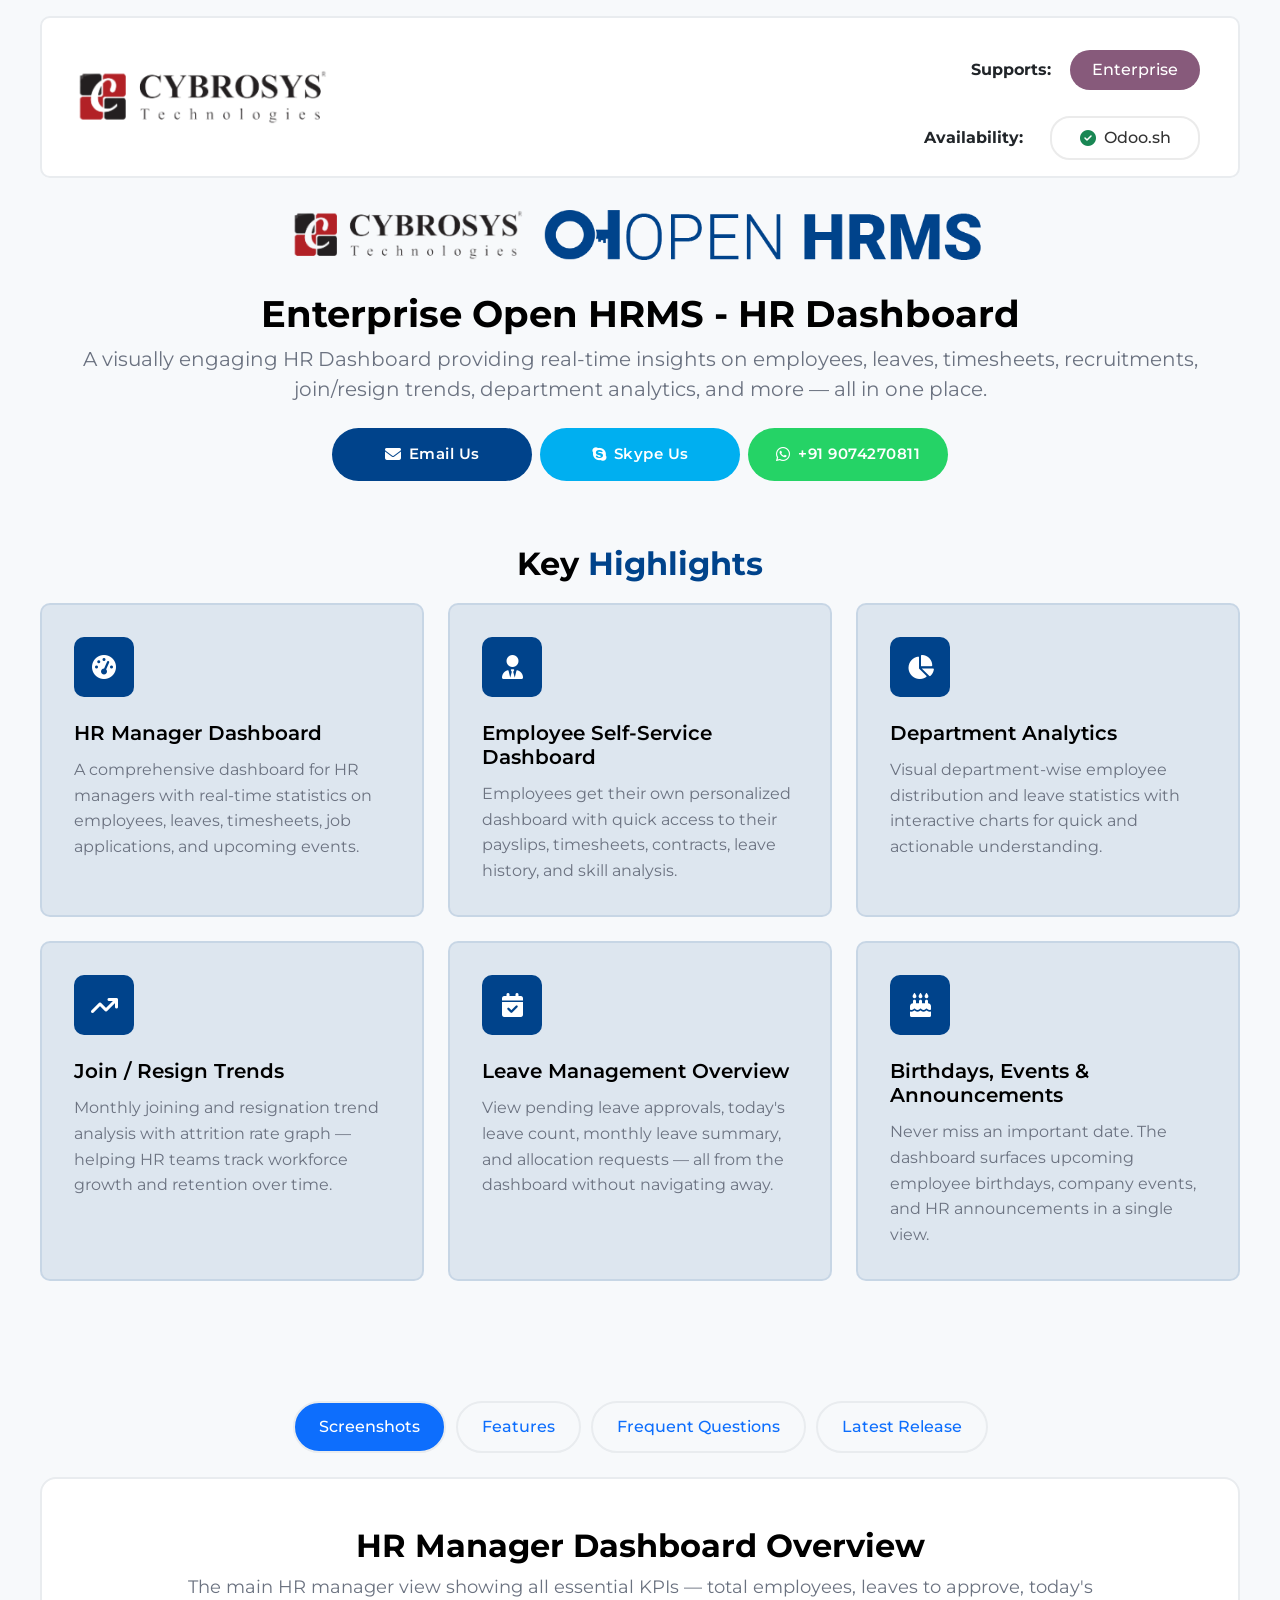
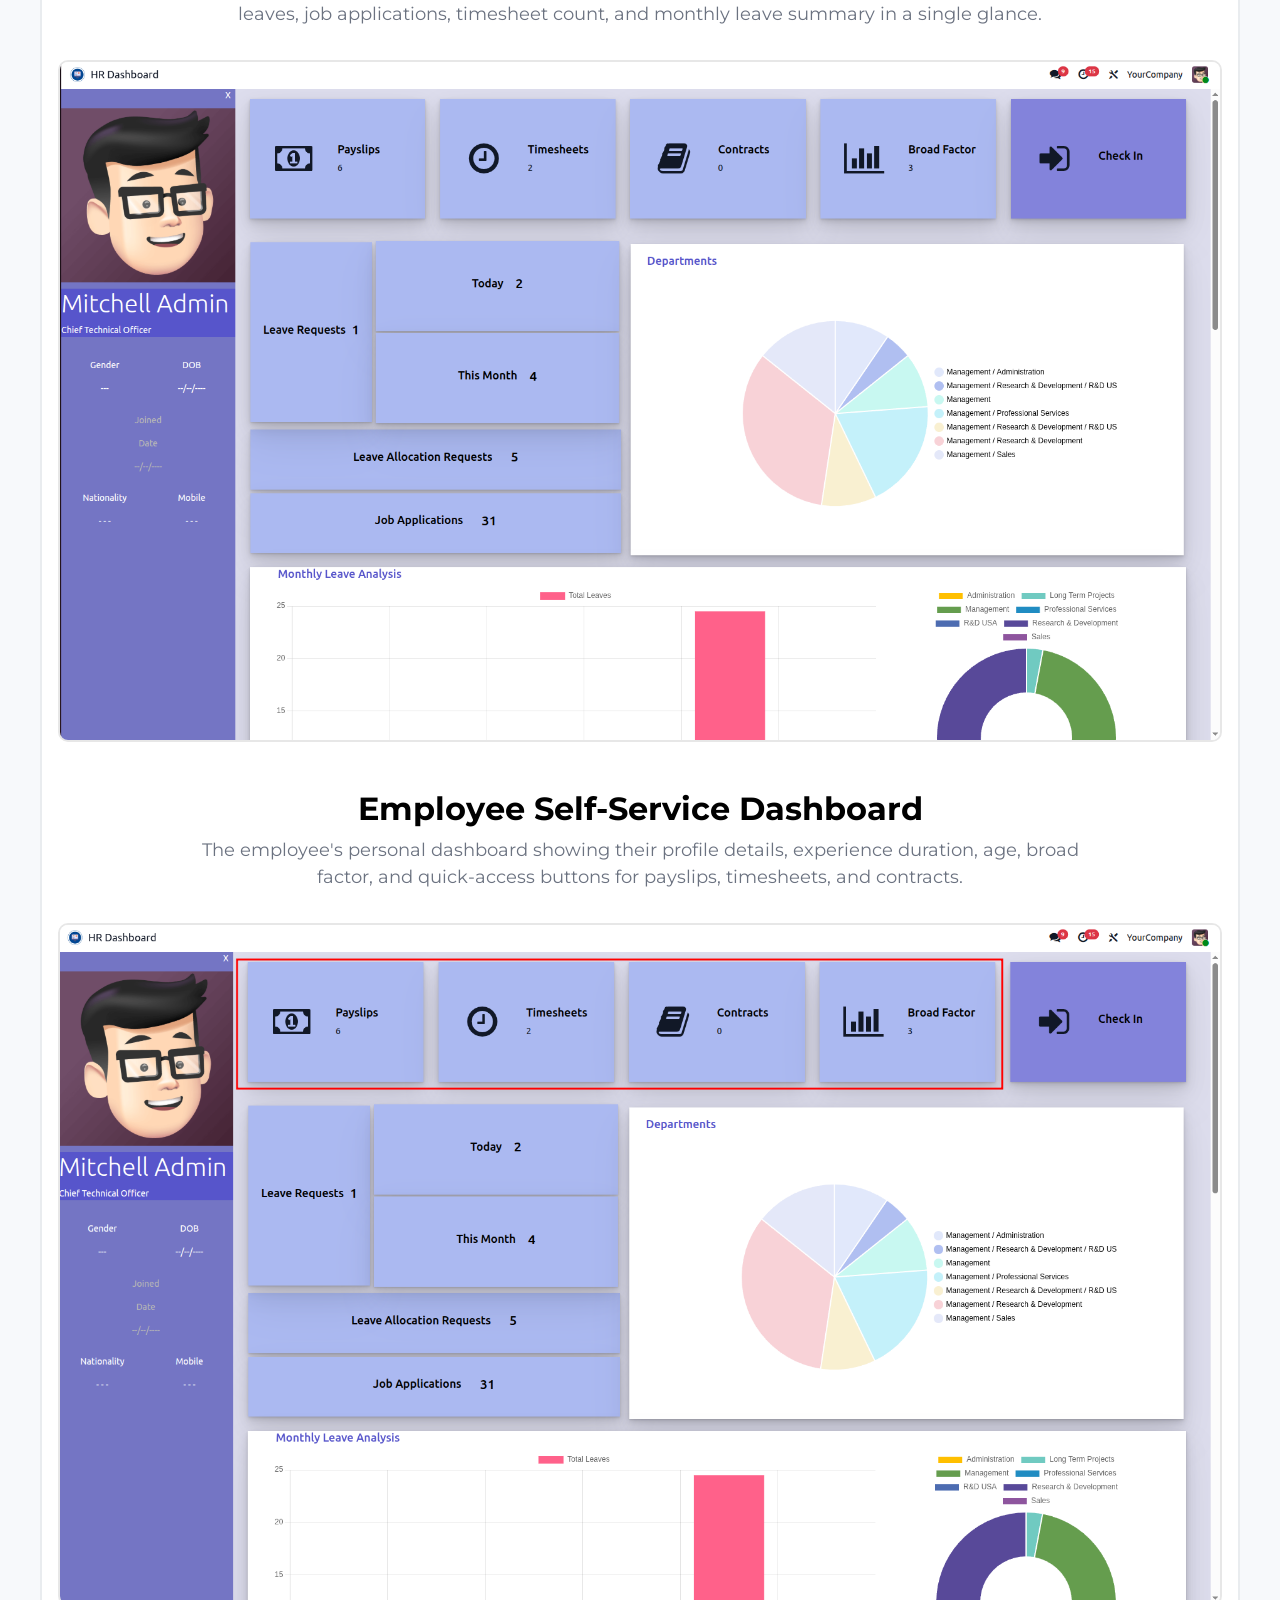
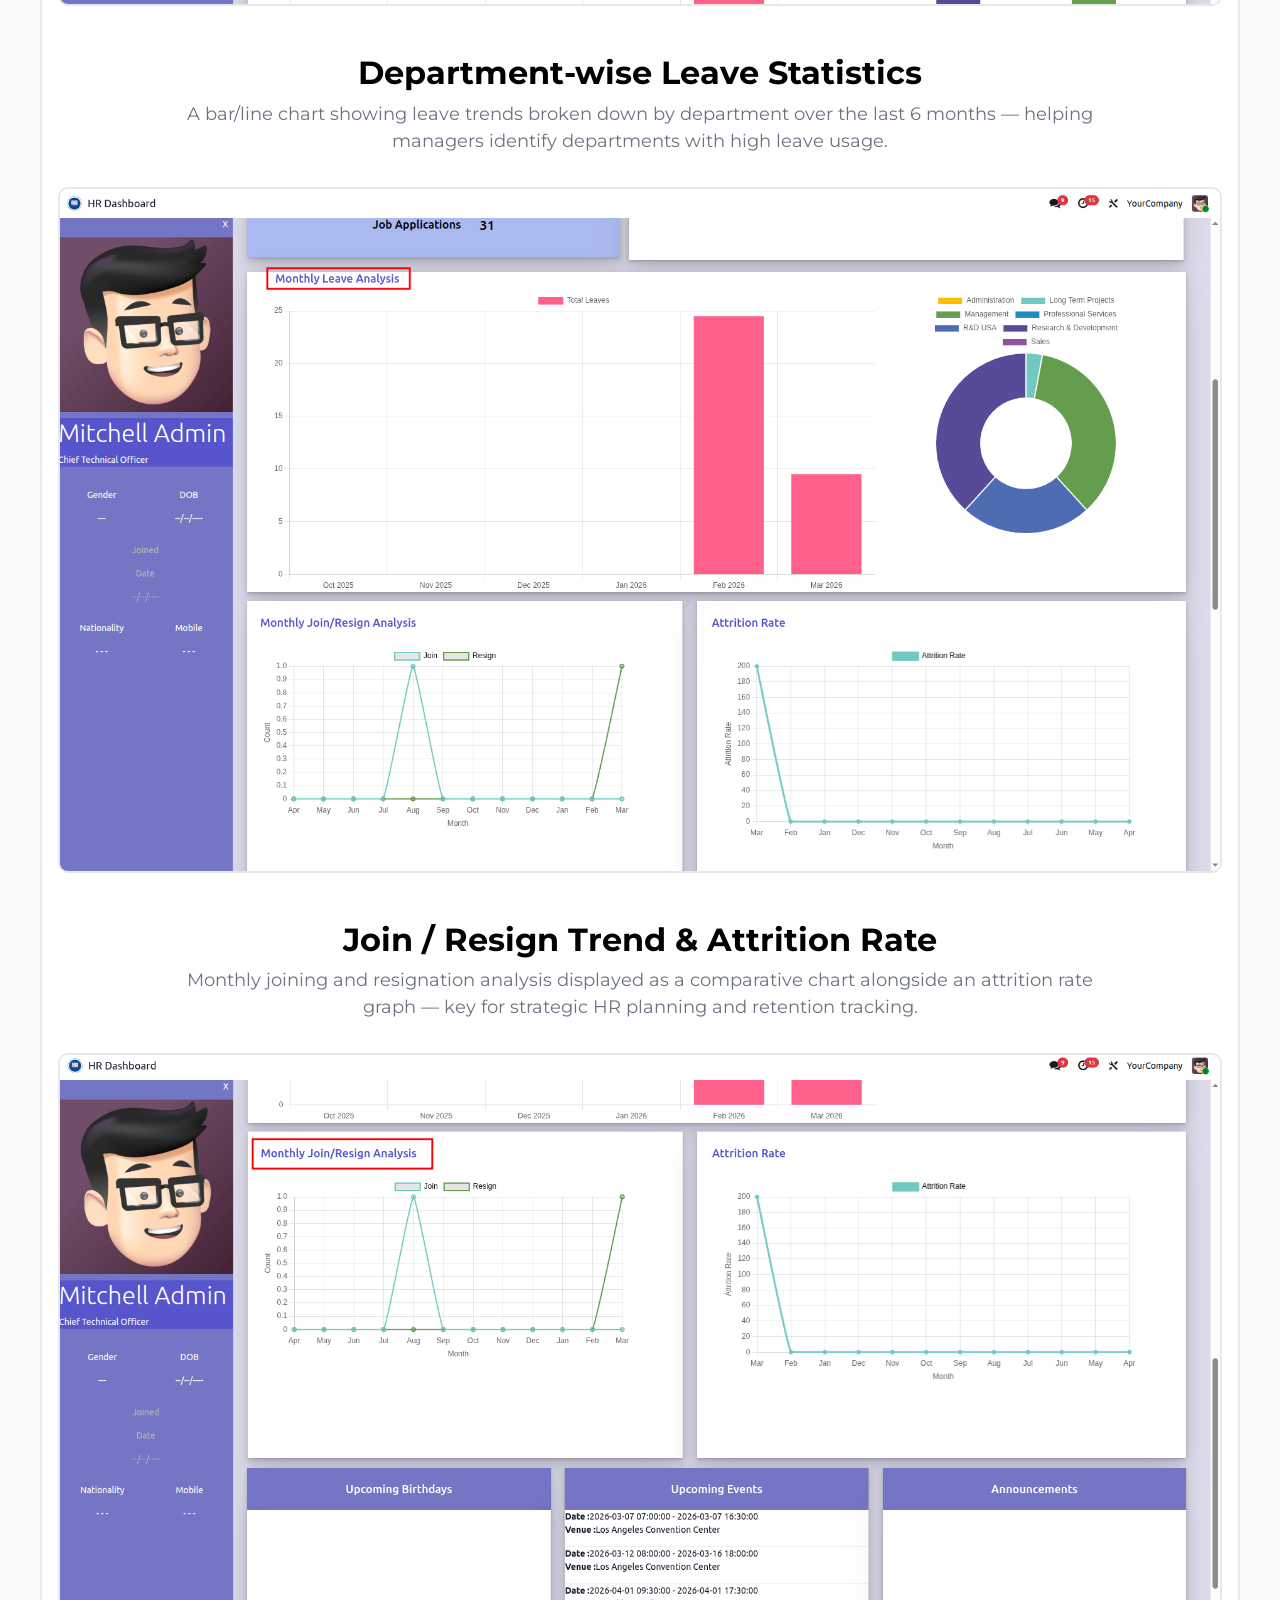
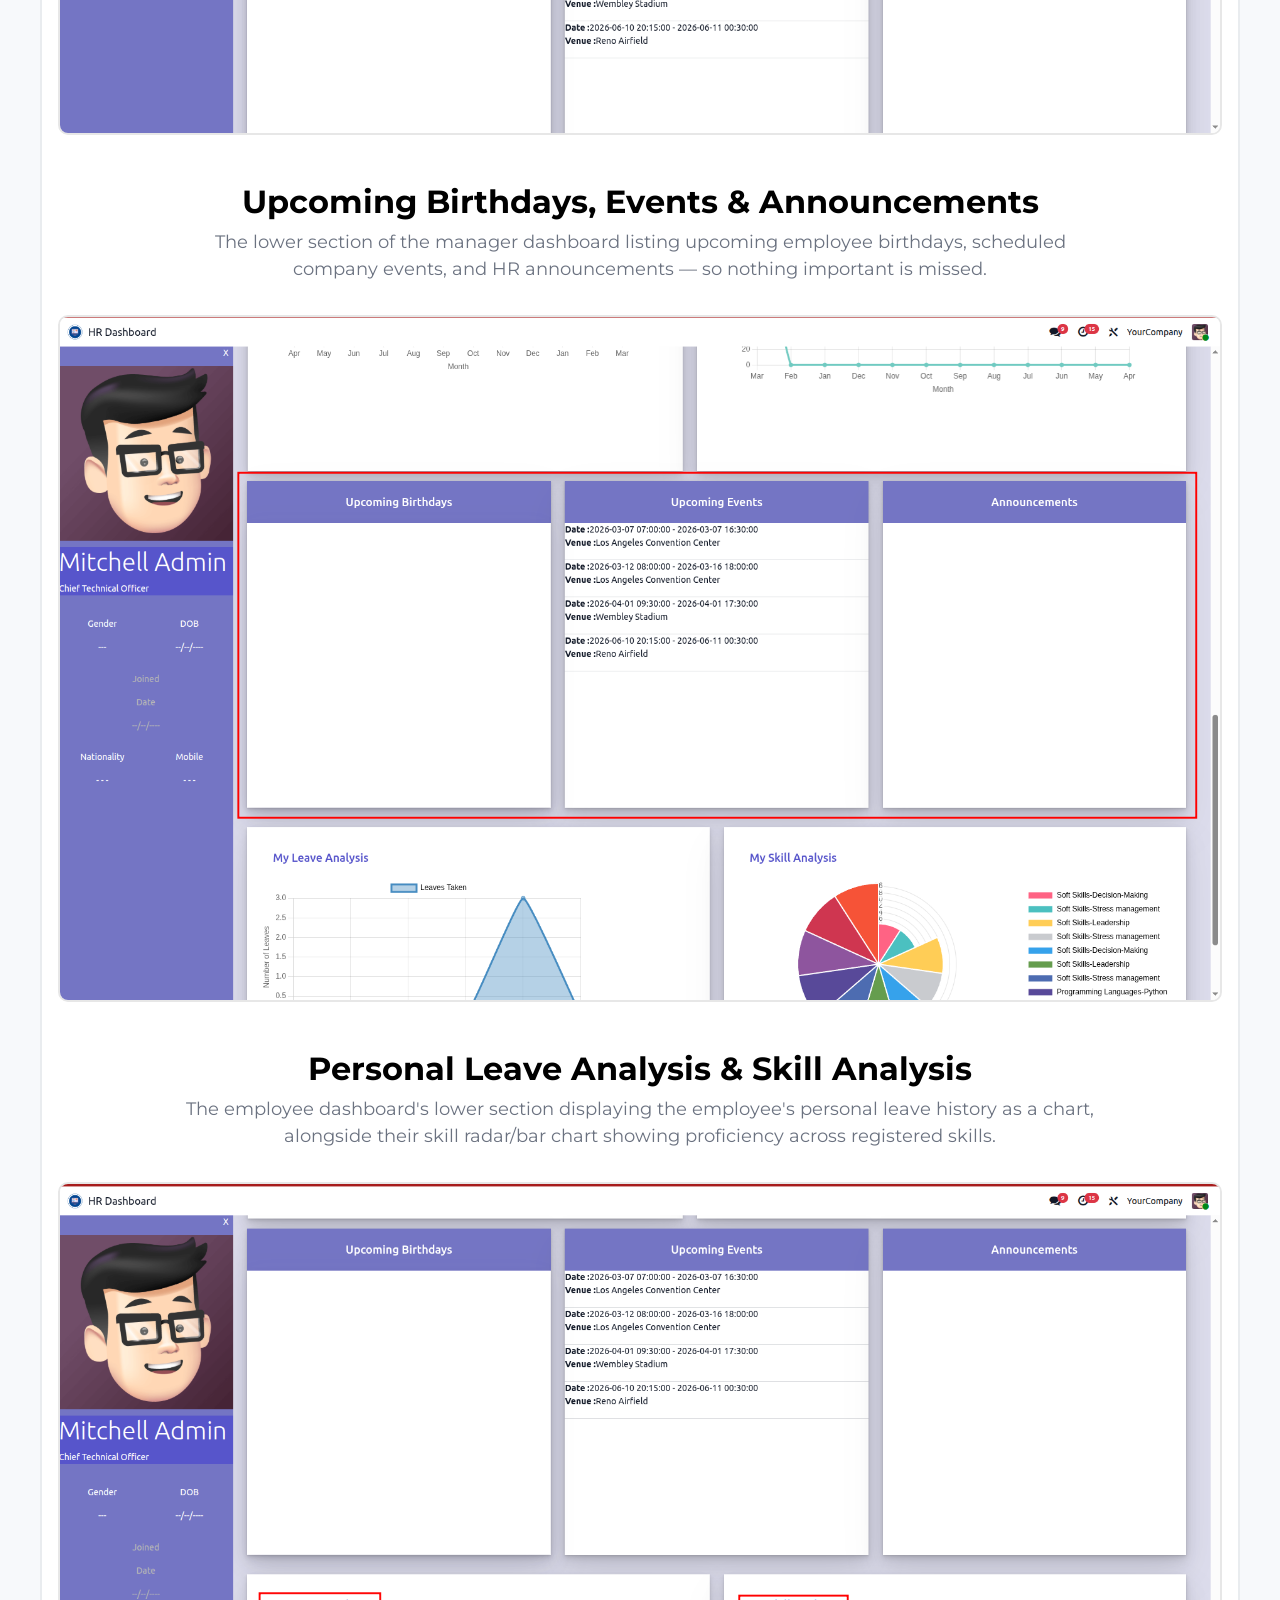
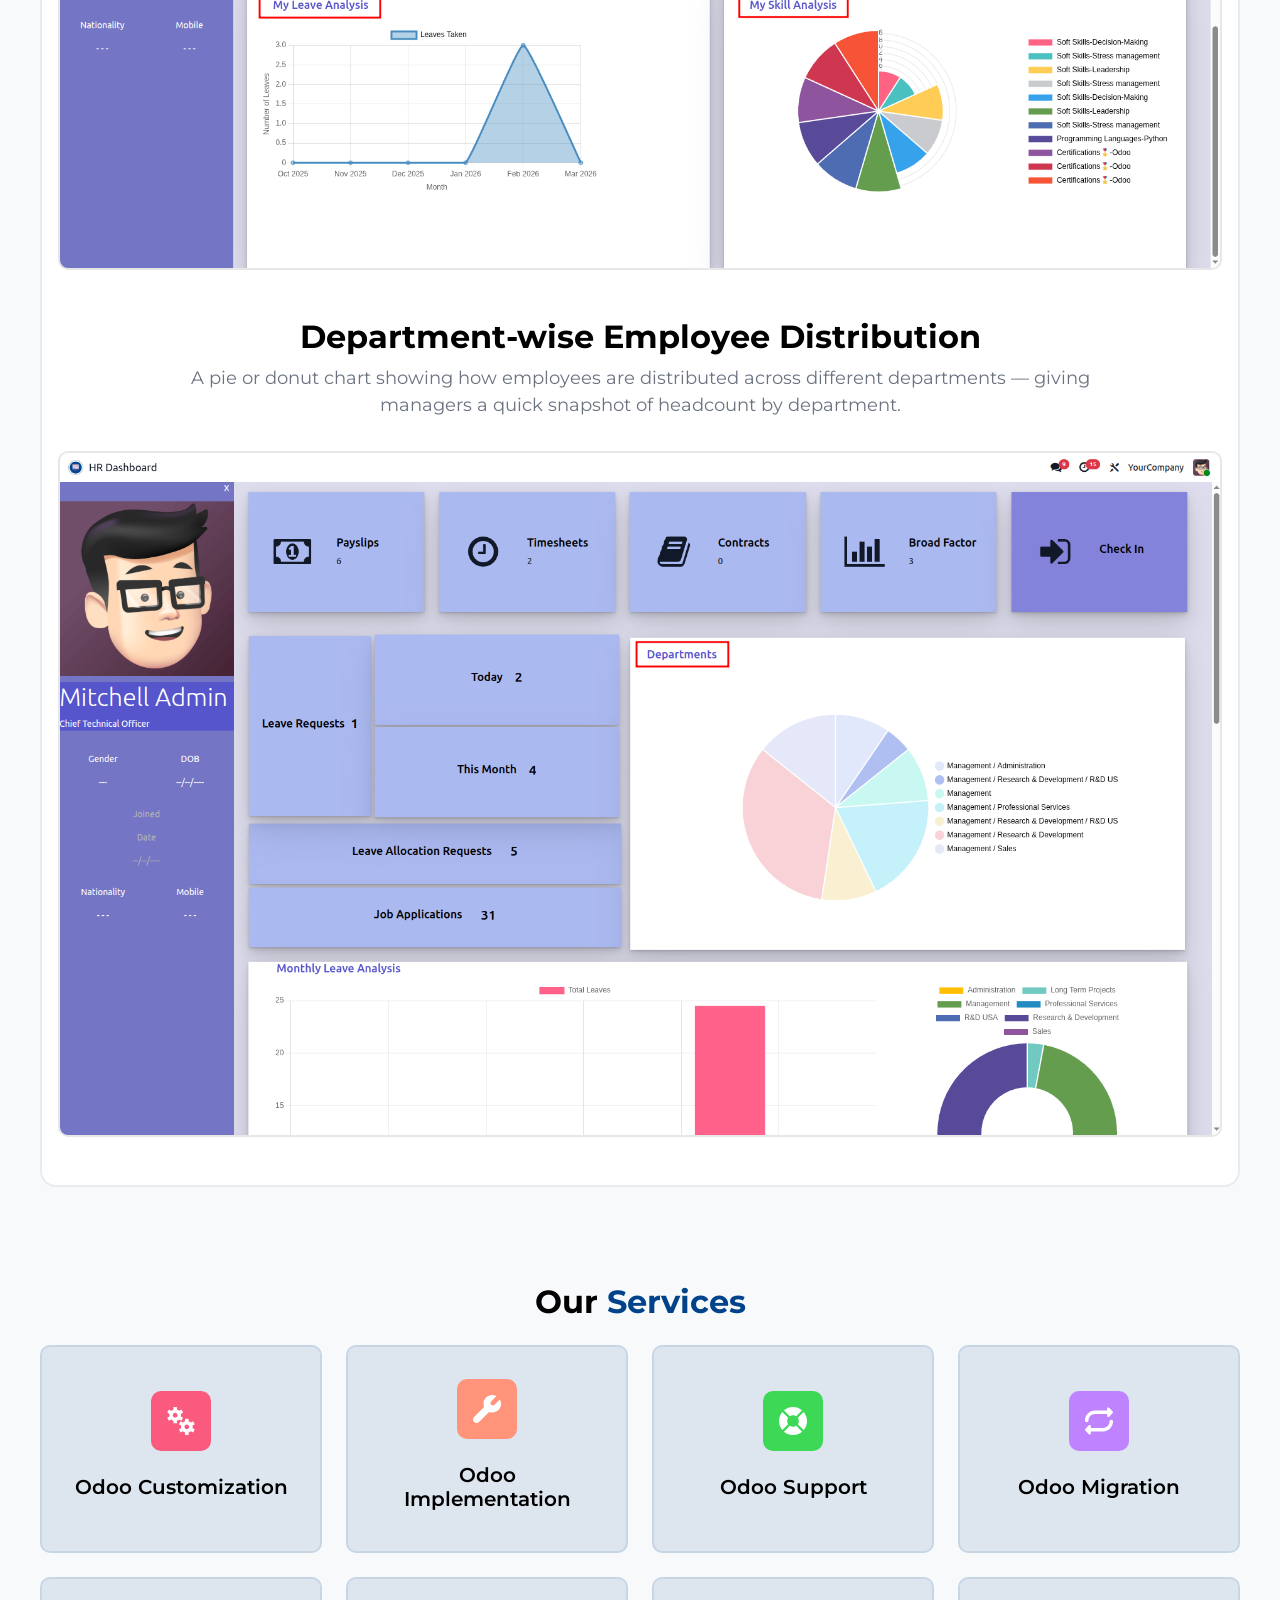
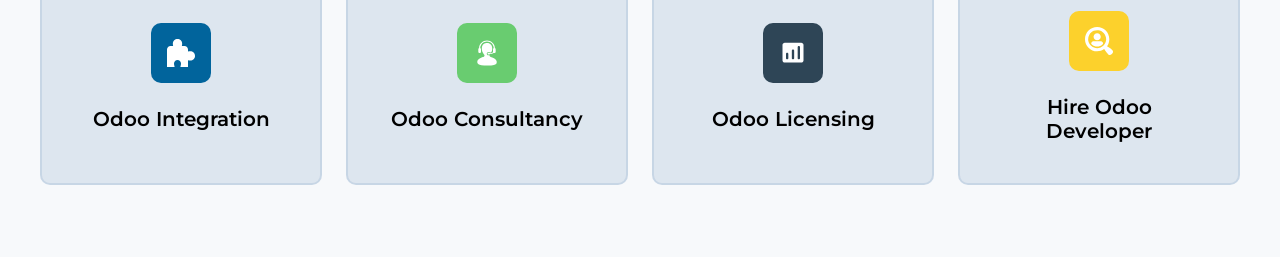
<file: ent_hrms_dashboard/static/description/index.html>
<!DOCTYPE html>
<html lang="en">
<head>
    <meta charset="UTF-8" />
    <meta name="viewport" content="width=device-width, initial-scale=1.0" />
    <title>Enterprise Open HRMS - HR Dashboard</title>
    <link href="https://cdn.jsdelivr.net/npm/bootstrap@5.0.2/dist/css/bootstrap.min.css" rel="stylesheet" />
    <link rel="preconnect" href="https://fonts.googleapis.com" />
    <link rel="preconnect" href="https://fonts.gstatic.com" crossorigin />
    <link href="https://fonts.googleapis.com/css2?family=Montserrat:ital,wght@0,100..900;1,100..900&display=swap" rel="stylesheet" />
    <link rel="stylesheet" href="https://cdnjs.cloudflare.com/ajax/libs/font-awesome/6.6.0/css/all.min.css" />
</head>

<body style="font-family: 'Montserrat', sans-serif; background-color: #00438b08;">

    <!-- HEADER -->
    <div class="container-fluid" style="padding: 0 40px;">
        <div class="supports my-3 py-3" style="border: 2px solid #e9ecef; padding: 0 35px; border-radius: 10px; background-color: white;">
            <div class="row justify-content-between align-items-center">
                <div class="col-lg-3">
                    <div class="my-3 mx-auto mx-sm-0" style="width: 250px;">
                        <img src="./assets/icons/cybro-logo.png" style="width: 100%;">
                    </div>
                </div>
                <div class="col-lg-9">
                    <div class="row">
                        <div class="my-3 d-flex align-items-center justify-content-center justify-content-sm-end">
                            <span class="me-3"><b>Supports: </b></span>
                            <div class="text-center" style="background-color: #875A7B !important; font-size: 1rem !important; color: #fff !important; font-weight: 500 !important; padding: 8px !important; margin: 0 3px !important; border-radius: 50px !important; min-width: 130px !important;">
                                Enterprise
                            </div>
                        </div>
                    </div>
                    <div class="row" style="margin-top: 10px; display: flex; justify-content: end; float: right;">
                        <div class="d-flex align-items-center justify-content-end flex-wrap gap-2">
                            <span class="me-3"><b>Availability: </b></span>
                            <div class="d-flex align-items-center justify-content-center gap-2 text-center col" style="border: 2px solid #ebebeb; font-size: 1rem !important; color: #333 !important; font-weight: 500 !important; padding: 8px !important; margin: 0 3px !important; border-radius: 20px !important; min-width: 150px !important;">
                                <i class="fa fa-check-circle text-success"></i>
                                Odoo.sh
                            </div>
                        </div>
                    </div>
                </div>
            </div>
        </div>
    </div>

    <!-- HERO -->
    <div class="container-fluid text-center py-5 py-md-3" style="padding: 0 40px;">
        <div class="row">
            <div class="col-md-12">
                <div class="d-flex justify-content-center gap-3 mb-3">
                    <img src="./assets/icons/cybro-logo.png" height="50px" style="object-fit: contain;">
                    <img src="./assets/icons/logo-openhrms.png" height="50px" style="object-fit: contain;">
                </div>
                <h3 class="mainhead" style="font-size: 2.3rem; padding-top: 1rem; font-weight: 700; color: black;">
                    Enterprise Open HRMS - HR Dashboard</h3>
                <p class="para mb-4" style="font-size: 20px; color: #6b7280;">
                    A visually engaging HR Dashboard providing real-time insights on employees, leaves, timesheets, recruitments, join/resign trends, department analytics, and more — all in one place.</p>
                <div class="d-flex justify-content-center gap-2 flex-wrap">
                    <a href="mailto:odoo@cybrosys.com"
                        class="d-flex align-items-center gap-2 justify-content-center"
                        style="position: relative; padding: 15px 25px; border: none; border-radius: 50px; font-size: 16px; font-weight: 600; text-decoration: none; color: white; cursor: pointer; min-width: 200px; background-color: #00438B;">
                        <i class="fa fa-envelope"></i>
                        <span style="font-size: 15px; letter-spacing: 0.5px;">Email Us</span>
                    </a>
                    <a href="skype:cybroopenerp?chat"
                        class="d-flex align-items-center gap-2 justify-content-center"
                        style="position: relative; padding: 15px 25px; border: none; border-radius: 50px; font-size: 16px; font-weight: 600; text-decoration: none; color: white; cursor: pointer; min-width: 200px; background-color: #00aff0;">
                        <i class="fa-brands fa-skype"></i>
                        <span style="font-size: 15px; letter-spacing: 0.5px;">Skype Us</span>
                    </a>
                    <a href="https://wa.me/919074270811" target="_blank"
                        class="d-flex align-items-center gap-2 justify-content-center"
                        style="position: relative; padding: 15px 25px; border: none; border-radius: 50px; font-size: 16px; font-weight: 600; text-decoration: none; color: white; cursor: pointer; min-width: 200px; background-color: #25d366;">
                        <i class="fa-brands fa-whatsapp"></i>
                        <span style="font-size: 15px; letter-spacing: 0.5px;">+91 9074270811</span>
                    </a>
                </div>
            </div>
        </div>
    </div>

    <!-- KEY HIGHLIGHTS -->
    <div class="container-fluid py-2 py-md-5" style="padding: 0 40px;">
        <div class="highlights-section">
            <h2 class="text-center" style="font-size: 2rem; font-weight: 700; color: black;">Key <span style="color: #00438B;">Highlights</span></h2>
            <div class="row" style="margin-top: 20px;">

                <div class="col-md-4 mb-4">
                    <div class="h-100" style="background-color: #00438b1a; border-radius: 10px; padding: 32px; border: 2px solid #00438b1a;">
                        <div class="d-flex align-items-center justify-content-center" style="width: 60px; height: 60px; border-radius: 10px; margin-bottom: 24px; background-color: #00438B;">
                            <i class="fa fa-gauge-high" style="color: white; font-size: 24px;"></i>
                        </div>
                        <h3 style="font-size: 20px; font-weight: 600; color: black; margin-bottom: 12px;">HR Manager Dashboard</h3>
                        <p style="font-size: 16px; color: #6b7280; margin-bottom: 0; line-height: 1.6;">
                            A comprehensive dashboard for HR managers with real-time statistics on employees, leaves, timesheets, job applications, and upcoming events.
                        </p>
                    </div>
                </div>

                <div class="col-md-4 mb-4">
                    <div class="h-100" style="background-color: #00438b1a; border-radius: 10px; padding: 32px; border: 2px solid #00438b1a;">
                        <div class="d-flex align-items-center justify-content-center" style="width: 60px; height: 60px; border-radius: 10px; margin-bottom: 24px; background-color: #00438B;">
                            <i class="fa fa-user-tie" style="color: white; font-size: 24px;"></i>
                        </div>
                        <h3 style="font-size: 20px; font-weight: 600; color: black; margin-bottom: 12px;">Employee Self-Service Dashboard</h3>
                        <p style="font-size: 16px; color: #6b7280; margin-bottom: 0; line-height: 1.6;">
                            Employees get their own personalized dashboard with quick access to their payslips, timesheets, contracts, leave history, and skill analysis.
                        </p>
                    </div>
                </div>

                <div class="col-md-4 mb-4">
                    <div class="h-100" style="background-color: #00438b1a; border-radius: 10px; padding: 32px; border: 2px solid #00438b1a;">
                        <div class="d-flex align-items-center justify-content-center" style="width: 60px; height: 60px; border-radius: 10px; margin-bottom: 24px; background-color: #00438B;">
                            <i class="fa fa-chart-pie" style="color: white; font-size: 24px;"></i>
                        </div>
                        <h3 style="font-size: 20px; font-weight: 600; color: black; margin-bottom: 12px;">Department Analytics</h3>
                        <p style="font-size: 16px; color: #6b7280; margin-bottom: 0; line-height: 1.6;">
                            Visual department-wise employee distribution and leave statistics with interactive charts for quick and actionable understanding.
                        </p>
                    </div>
                </div>

                <div class="col-md-4 mb-4">
                    <div class="h-100" style="background-color: #00438b1a; border-radius: 10px; padding: 32px; border: 2px solid #00438b1a;">
                        <div class="d-flex align-items-center justify-content-center" style="width: 60px; height: 60px; border-radius: 10px; margin-bottom: 24px; background-color: #00438B;">
                            <i class="fa fa-arrow-trend-up" style="color: white; font-size: 24px;"></i>
                        </div>
                        <h3 style="font-size: 20px; font-weight: 600; color: black; margin-bottom: 12px;">Join / Resign Trends</h3>
                        <p style="font-size: 16px; color: #6b7280; margin-bottom: 0; line-height: 1.6;">
                            Monthly joining and resignation trend analysis with attrition rate graph — helping HR teams track workforce growth and retention over time.
                        </p>
                    </div>
                </div>

                <div class="col-md-4 mb-4">
                    <div class="h-100" style="background-color: #00438b1a; border-radius: 10px; padding: 32px; border: 2px solid #00438b1a;">
                        <div class="d-flex align-items-center justify-content-center" style="width: 60px; height: 60px; border-radius: 10px; margin-bottom: 24px; background-color: #00438B;">
                            <i class="fa fa-calendar-check" style="color: white; font-size: 24px;"></i>
                        </div>
                        <h3 style="font-size: 20px; font-weight: 600; color: black; margin-bottom: 12px;">Leave Management Overview</h3>
                        <p style="font-size: 16px; color: #6b7280; margin-bottom: 0; line-height: 1.6;">
                            View pending leave approvals, today's leave count, monthly leave summary, and allocation requests — all from the dashboard without navigating away.
                        </p>
                    </div>
                </div>

                <div class="col-md-4 mb-4">
                    <div class="h-100" style="background-color: #00438b1a; border-radius: 10px; padding: 32px; border: 2px solid #00438b1a;">
                        <div class="d-flex align-items-center justify-content-center" style="width: 60px; height: 60px; border-radius: 10px; margin-bottom: 24px; background-color: #00438B;">
                            <i class="fa fa-cake-candles" style="color: white; font-size: 24px;"></i>
                        </div>
                        <h3 style="font-size: 20px; font-weight: 600; color: black; margin-bottom: 12px;">Birthdays, Events & Announcements</h3>
                        <p style="font-size: 16px; color: #6b7280; margin-bottom: 0; line-height: 1.6;">
                            Never miss an important date. The dashboard surfaces upcoming employee birthdays, company events, and HR announcements in a single view.
                        </p>
                    </div>
                </div>

            </div>
        </div>
    </div>

    <!-- TABS -->
    <div class="container-fluid py-2 py-md-5" style="padding: 0 40px;">
        <div class="tabs-design1">
            <ul class="nav nav-pills justify-content-start justify-content-md-center pb-4" style="flex-flow: nowrap; overflow: hidden; overflow-x: auto;" id="pills1" role="tablist">
                <li class="nav-item" role="presentation">
                    <a class="nav-link active" id="screenshot-tab" data-bs-toggle="pill" data-bs-target="#screenshot" type="button" role="tab" style="width: max-content; border-radius: 50px; margin: 0 5px; padding: 12px 24px; font-weight: 500; border: 2px solid #e9ecef;">
                        Screenshots
                    </a>
                </li>
                <li class="nav-item" role="presentation">
                    <a class="nav-link" id="features-tab" data-bs-toggle="pill" data-bs-target="#features" type="button" role="tab" style="width: max-content; border-radius: 50px; margin: 0 5px; padding: 12px 24px; font-weight: 500; border: 2px solid #e9ecef;">
                        Features
                    </a>
                </li>
                <li class="nav-item" role="presentation">
                    <a class="nav-link" id="faq-tab" data-bs-toggle="pill" data-bs-target="#faq" type="button" role="tab" style="width: max-content; border-radius: 50px; margin: 0 5px; padding: 12px 24px; font-weight: 500; border: 2px solid #e9ecef;">
                        Frequent Questions
                    </a>
                </li>
                <li class="nav-item" role="presentation">
                    <a class="nav-link" id="latest-release-tab" data-bs-toggle="pill" data-bs-target="#latest-release" type="button" role="tab" style="width: max-content; border-radius: 50px; margin: 0 5px; padding: 12px 24px; font-weight: 500; border: 2px solid #e9ecef;">
                        Latest Release
                    </a>
                </li>
            </ul>

            <div class="tab-content bg-white rounded-4" style="border: 2px solid #e9ecef; border-radius: 10px;" id="pills1Content">

                <!-- SCREENSHOT TAB -->
                <div class="tab-pane fade show active" id="screenshot" role="tabpanel">
                    <div class="p-3 py-md-5">

                        <!-- Screenshot 1 -->
                        <h2 class="text-center mb-2" style="font-size: 2rem; font-weight: 700; color: black;"><span>HR Manager Dashboard Overview</span></h2>
                        <div style="max-width: 80%; text-align: center; margin: auto; font-size: 18px; margin-bottom: 2rem; color: #6b7280;">
                            The main HR manager view showing all essential KPIs — total employees, leaves to approve, today's leaves, job applications, timesheet count, and monthly leave summary in a single glance.
                        </div>
                        <div style="border-radius: 10px; overflow: hidden; border: 2px solid #e7e7e7;">
                            <img src="./assets/screenshots/1.png" alt="HR Manager Dashboard Overview" style="max-width: 100%; height: auto;">
                        </div>

                        <!-- Screenshot 2 -->
                        <h2 class="text-center mb-2 mt-5" style="font-size: 2rem; font-weight: 700; color: black;"><span>Employee Self-Service Dashboard</span></h2>
                        <div style="max-width: 80%; text-align: center; margin: auto; font-size: 18px; margin-bottom: 2rem; color: #6b7280;">
                            The employee's personal dashboard showing their profile details, experience duration, age, broad factor, and quick-access buttons for payslips, timesheets, and contracts.
                        </div>
                        <div style="border-radius: 10px; overflow: hidden; border: 2px solid #e7e7e7;">
                            <img src="./assets/screenshots/2.png" alt="Employee Self-Service Dashboard" style="max-width: 100%; height: auto;">
                        </div>

                        <!-- Screenshot 3 -->
                        <h2 class="text-center mb-2 mt-5" style="font-size: 2rem; font-weight: 700; color: black;"><span>Department-wise Leave Statistics</span></h2>
                        <div style="max-width: 80%; text-align: center; margin: auto; font-size: 18px; margin-bottom: 2rem; color: #6b7280;">
                            A bar/line chart showing leave trends broken down by department over the last 6 months — helping managers identify departments with high leave usage.
                        </div>
                        <div style="border-radius: 10px; overflow: hidden; border: 2px solid #e7e7e7;">
                            <img src="./assets/screenshots/3.png" alt="Department-wise Leave Statistics" style="max-width: 100%; height: auto;">
                        </div>

                        <!-- Screenshot 4 -->
                        <h2 class="text-center mb-2 mt-5" style="font-size: 2rem; font-weight: 700; color: black;"><span>Join / Resign Trend & Attrition Rate</span></h2>
                        <div style="max-width: 80%; text-align: center; margin: auto; font-size: 18px; margin-bottom: 2rem; color: #6b7280;">
                            Monthly joining and resignation analysis displayed as a comparative chart alongside an attrition rate graph — key for strategic HR planning and retention tracking.
                        </div>
                        <div style="border-radius: 10px; overflow: hidden; border: 2px solid #e7e7e7;">
                            <img src="./assets/screenshots/4.png" alt="Join Resign Trend and Attrition Rate" style="max-width: 100%; height: auto;">
                        </div>

                        <!-- Screenshot 5 -->
                        <h2 class="text-center mb-2 mt-5" style="font-size: 2rem; font-weight: 700; color: black;"><span>Upcoming Birthdays, Events & Announcements</span></h2>
                        <div style="max-width: 80%; text-align: center; margin: auto; font-size: 18px; margin-bottom: 2rem; color: #6b7280;">
                            The lower section of the manager dashboard listing upcoming employee birthdays, scheduled company events, and HR announcements — so nothing important is missed.
                        </div>
                        <div style="border-radius: 10px; overflow: hidden; border: 2px solid #e7e7e7;">
                            <img src="./assets/screenshots/5.png" alt="Upcoming Birthdays Events and Announcements" style="max-width: 100%; height: auto;">
                        </div>

                        <!-- Screenshot 6 -->
                        <h2 class="text-center mb-2 mt-5" style="font-size: 2rem; font-weight: 700; color: black;"><span>Personal Leave Analysis & Skill Analysis</span></h2>
                        <div style="max-width: 80%; text-align: center; margin: auto; font-size: 18px; margin-bottom: 2rem; color: #6b7280;">
                            The employee dashboard's lower section displaying the employee's personal leave history as a chart, alongside their skill radar/bar chart showing proficiency across registered skills.
                        </div>
                        <div style="border-radius: 10px; overflow: hidden; border: 2px solid #e7e7e7;">
                            <img src="./assets/screenshots/6.png" alt="Personal Leave Analysis and Skill Analysis" style="max-width: 100%; height: auto;">
                        </div>

                        <!-- Screenshot 7 -->
                        <h2 class="text-center mb-2 mt-5" style="font-size: 2rem; font-weight: 700; color: black;"><span>Department-wise Employee Distribution</span></h2>
                        <div style="max-width: 80%; text-align: center; margin: auto; font-size: 18px; margin-bottom: 2rem; color: #6b7280;">
                            A pie or donut chart showing how employees are distributed across different departments — giving managers a quick snapshot of headcount by department.
                        </div>
                        <div style="border-radius: 10px; overflow: hidden; border: 2px solid #e7e7e7;">
                            <img src="./assets/screenshots/7.png" alt="Department-wise Employee Distribution" style="max-width: 100%; height: auto;">
                        </div>

                    </div>
                </div>

                <!-- FEATURES TAB -->
                <div class="tab-pane fade" id="features" role="tabpanel">
                    <div class="p-3 py-md-5">
                        <h2 class="text-center mb-4" style="font-size: 2rem; font-weight: 700; color: black;">Module <span style="color: #00438B;">Features</span></h2>
                        <div class="row">
                            <div class="col-md-6 mb-3" style="font-size: 16px; color: #6b7280; line-height: 1.8;">
                                <i class="fa fa-check-circle text-success me-2"></i> Dedicated HR Manager dashboard with all essential KPIs
                            </div>
                            <div class="col-md-6 mb-3" style="font-size: 16px; color: #6b7280; line-height: 1.8;">
                                <i class="fa fa-check-circle text-success me-2"></i> Employee self-service dashboard with personal analytics
                            </div>
                            <div class="col-md-6 mb-3" style="font-size: 16px; color: #6b7280; line-height: 1.8;">
                                <i class="fa fa-check-circle text-success me-2"></i> Department-wise employee count with interactive chart
                            </div>
                            <div class="col-md-6 mb-3" style="font-size: 16px; color: #6b7280; line-height: 1.8;">
                                <i class="fa fa-check-circle text-success me-2"></i> Department-wise leave statistics for the last 6 months
                            </div>
                            <div class="col-md-6 mb-3" style="font-size: 16px; color: #6b7280; line-height: 1.8;">
                                <i class="fa fa-check-circle text-success me-2"></i> Monthly join/resign trend graph with attrition rate analysis
                            </div>
                            <div class="col-md-6 mb-3" style="font-size: 16px; color: #6b7280; line-height: 1.8;">
                                <i class="fa fa-check-circle text-success me-2"></i> Quick access to pending leave approvals and allocation requests
                            </div>
                            <div class="col-md-6 mb-3" style="font-size: 16px; color: #6b7280; line-height: 1.8;">
                                <i class="fa fa-check-circle text-success me-2"></i> Today's leave count and monthly leave summary at a glance
                            </div>
                            <div class="col-md-6 mb-3" style="font-size: 16px; color: #6b7280; line-height: 1.8;">
                                <i class="fa fa-check-circle text-success me-2"></i> Upcoming employee birthdays and company events display
                            </div>
                            <div class="col-md-6 mb-3" style="font-size: 16px; color: #6b7280; line-height: 1.8;">
                                <i class="fa fa-check-circle text-success me-2"></i> HR announcements visible directly from the dashboard
                            </div>
                            <div class="col-md-6 mb-3" style="font-size: 16px; color: #6b7280; line-height: 1.8;">
                                <i class="fa fa-check-circle text-success me-2"></i> Employee skill analysis chart per employee on self-service view
                            </div>
                            <div class="col-md-6 mb-3" style="font-size: 16px; color: #6b7280; line-height: 1.8;">
                                <i class="fa fa-check-circle text-success me-2"></i> Personal leave history chart on employee dashboard
                            </div>
                            <div class="col-md-6 mb-3" style="font-size: 16px; color: #6b7280; line-height: 1.8;">
                                <i class="fa fa-check-circle text-success me-2"></i> Broad factor display for employee leave analysis
                            </div>
                            <div class="col-md-6 mb-3" style="font-size: 16px; color: #6b7280; line-height: 1.8;">
                                <i class="fa fa-check-circle text-success me-2"></i> Employee experience duration computed from first contract date
                            </div>
                            <div class="col-md-6 mb-3" style="font-size: 16px; color: #6b7280; line-height: 1.8;">
                                <i class="fa fa-check-circle text-success me-2"></i> Compatible with Odoo 19 Enterprise
                            </div>
                        </div>
                    </div>
                </div>

                <!-- FAQ TAB -->
                <div class="tab-pane fade" id="faq" role="tabpanel">
                    <div class="p-3 py-md-5">
                        <h2 class="text-center mb-4" style="font-size: 2rem; font-weight: 700; color: black;">Frequently Asked <span style="color: #00438B;">Questions</span></h2>
                        <div class="accordion accordion-flush" id="accordionFlushExample">

                            <div class="accordion-item" style="margin-bottom: 1rem; overflow: hidden; background-color: white; border: 2px solid #e2e8f0 !important; border-radius: 10px !important;">
                                <h2 class="accordion-header">
                                    <a class="accordion-button collapsed" type="button" style="box-shadow: unset; border: none !important; padding: 1.5rem 2rem !important; font-weight: 600 !important; font-size: 1.1rem; color: #00438B !important; background-color: #00438b12 !important; border-radius: 10px !important;" data-bs-toggle="collapse" data-bs-target="#flush-collapseOne" aria-expanded="false">
                                        Who can see the HR Manager Dashboard vs the Employee Dashboard?
                                    </a>
                                </h2>
                                <div id="flush-collapseOne" class="accordion-collapse collapse" data-bs-parent="#accordionFlushExample" style="border-top: 1px solid #e2e8f0;">
                                    <div class="accordion-body" style="line-height: 1.6; font-size: 1rem; padding: 2rem !important;">
                                        Users with the HR Manager or HR Officer access rights will see the full manager dashboard with all employee KPIs, department analytics, and leave overviews. Regular employees will see the self-service dashboard showing only their own personal data, timesheets, contracts, and skill analysis.
                                    </div>
                                </div>
                            </div>

                            <div class="accordion-item" style="margin-bottom: 1rem; overflow: hidden; background-color: white; border: 2px solid #e2e8f0 !important; border-radius: 10px !important;">
                                <h2 class="accordion-header">
                                    <a class="accordion-button collapsed" type="button" style="box-shadow: unset; border: none !important; padding: 1.5rem 2rem !important; font-weight: 600 !important; font-size: 1.1rem; color: #00438B !important; background-color: #00438b12 !important; border-radius: 10px !important;" data-bs-toggle="collapse" data-bs-target="#flush-collapseTwo" aria-expanded="false">
                                        What does the "Broad Factor" represent on the employee dashboard?
                                    </a>
                                </h2>
                                <div id="flush-collapseTwo" class="accordion-collapse collapse" data-bs-parent="#accordionFlushExample" style="border-top: 1px solid #e2e8f0;">
                                    <div class="accordion-body" style="line-height: 1.6; font-size: 1rem; padding: 2rem !important;">
                                        The broad factor is a numeric value stored per employee in the hr_employee_broad_factor table. It is used to compute a proportional leave allocation indicator, giving employees and managers a benchmark for leave usage relative to entitlement.
                                    </div>
                                </div>
                            </div>

                            <div class="accordion-item" style="margin-bottom: 1rem; overflow: hidden; background-color: white; border: 2px solid #e2e8f0 !important; border-radius: 10px !important;">
                                <h2 class="accordion-header">
                                    <a class="accordion-button collapsed" type="button" style="box-shadow: unset; border: none !important; padding: 1.5rem 2rem !important; font-weight: 600 !important; font-size: 1.1rem; color: #00438B !important; background-color: #00438b12 !important; border-radius: 10px !important;" data-bs-toggle="collapse" data-bs-target="#flush-collapseThree" aria-expanded="false">
                                        How is "experience" calculated on the employee dashboard?
                                    </a>
                                </h2>
                                <div id="flush-collapseThree" class="accordion-collapse collapse" data-bs-parent="#accordionFlushExample" style="border-top: 1px solid #e2e8f0;">
                                    <div class="accordion-body" style="line-height: 1.6; font-size: 1rem; padding: 2rem !important;">
                                        Experience is calculated as the difference between today's date and the employee's first contract start date (date_start from hr.contract). It is displayed as "X years Y months Z days". If no contract exists for the employee, the field shows empty.
                                    </div>
                                </div>
                            </div>

                            <div class="accordion-item" style="margin-bottom: 1rem; overflow: hidden; background-color: white; border: 2px solid #e2e8f0 !important; border-radius: 10px !important;">
                                <h2 class="accordion-header">
                                    <a class="accordion-button collapsed" type="button" style="box-shadow: unset; border: none !important; padding: 1.5rem 2rem !important; font-weight: 600 !important; font-size: 1.1rem; color: #00438B !important; background-color: #00438b12 !important; border-radius: 10px !important;" data-bs-toggle="collapse" data-bs-target="#flush-collapseFour" aria-expanded="false">
                                        What modules are required to install this dashboard?
                                    </a>
                                </h2>
                                <div id="flush-collapseFour" class="accordion-collapse collapse" data-bs-parent="#accordionFlushExample" style="border-top: 1px solid #e2e8f0;">
                                    <div class="accordion-body" style="line-height: 1.6; font-size: 1rem; padding: 2rem !important;">
                                        This module depends on: hr, hr_holidays, hr_timesheet, hr_payroll, hr_attendance, hr_timesheet_attendance, hr_recruitment, ent_hr_resignation, event, ent_hr_reward_warning, and base. All dependent OpenHRMS enterprise modules must be installed first.
                                    </div>
                                </div>
                            </div>

                            <div class="accordion-item" style="margin-bottom: 1rem; overflow: hidden; background-color: white; border: 2px solid #e2e8f0 !important; border-radius: 10px !important;">
                                <h2 class="accordion-header">
                                    <a class="accordion-button collapsed" type="button" style="box-shadow: unset; border: none !important; padding: 1.5rem 2rem !important; font-weight: 600 !important; font-size: 1.1rem; color: #00438B !important; background-color: #00438b12 !important; border-radius: 10px !important;" data-bs-toggle="collapse" data-bs-target="#flush-collapseFive" aria-expanded="false">
                                        Which Odoo version is this module compatible with?
                                    </a>
                                </h2>
                                <div id="flush-collapseFive" class="accordion-collapse collapse" data-bs-parent="#accordionFlushExample" style="border-top: 1px solid #e2e8f0;">
                                    <div class="accordion-body" style="line-height: 1.6; font-size: 1rem; padding: 2rem !important;">
                                        This module is built and tested for Odoo 19 Enterprise. It has been migrated from Odoo 18 with compatibility fixes for removed models (hr.employee.base), deprecated fields (first_contract_date, department_id column), and eliminated external dependencies (pandas).
                                    </div>
                                </div>
                            </div>

                        </div>
                    </div>
                </div>

                <!-- LATEST RELEASE TAB -->
                <div class="tab-pane fade" id="latest-release" role="tabpanel">
                    <div class="p-3 py-md-5">
                        <h2 class="text-center mb-4" style="font-size: 2rem; font-weight: 700; color: black;">Latest <span style="color: #00438B;">Releases</span></h2>
                        <div class="row">
                            <div class="col-md-4 mb-4">
                                <div class="h-100" style="position: relative; padding: 30px; border: 2px solid #00438b24; border-radius: 15px;">
                                    <div class="d-flex align-items-center flex-wrap gap-3" style="margin-bottom: 0.75rem;">
                                        <div style="font-size: 1.25rem; font-weight: 700; color: #1a202c;">Latest Release 19.0.1.0.0</div>
                                        <div style="padding: 0.25rem 0.75rem; border-radius: 20px; font-size: 0.75rem; font-weight: 600; text-transform: uppercase; letter-spacing: 0.5px; background-color: #9ae6b4; color: #2d7d32; border: 2px solid #68d391;">Add</div>
                                        <div style="color: #64748b; font-size: 0.875rem; font-weight: 500;">
                                            <i class="fa fa-calendar me-1"></i>
                                            2nd March, 2026
                                        </div>
                                    </div>
                                    <div>
                                        <div class="p-3" style="display: flex; align-items: center; background-color: #f5f5f5e7; border-radius: 10px; text-align: left;">
                                            <div style="color: #6b7280; line-height: 1.6; font-size: 0.95rem;">Initial commit for Enterprise Open HRMS - HR Dashboard - Odoo 19 migration</div>
                                        </div>
                                    </div>
                                </div>
                            </div>
                        </div>
                    </div>
                </div>

            </div>
        </div>
    </div>

    <!-- OUR SERVICES -->
    <div class="container-fluid py-2 py-md-5" style="padding: 0 40px;">
        <div>
            <h2 class="text-center" style="font-size: 2rem; font-weight: 700; color: black;">Our <span style="color: #00438B;">Services</span></h2>
            <div class="row mt-4">
                <div class="col-md-3 mb-4">
                    <div class="h-100 d-flex flex-column justify-content-center align-items-center text-center" style="background-color: #00438b1a; border-radius: 10px; padding: 32px; border: 2px solid #00438b1a;">
                        <div class="d-flex align-items-center justify-content-center" style="width: 60px; height: 60px; border-radius: 10px; margin-bottom: 24px; background-color: #FA5A7D;">
                            <img src="./assets/icons/gear.svg" height="28px" width="28px">
                        </div>
                        <h3 style="font-size: 20px; font-weight: 600; color: black;">Odoo Customization</h3>
                    </div>
                </div>
                <div class="col-md-3 mb-4">
                    <div class="h-100 d-flex flex-column justify-content-center align-items-center text-center" style="background-color: #00438b1a; border-radius: 10px; padding: 32px; border: 2px solid #00438b1a;">
                        <div class="d-flex align-items-center justify-content-center" style="width: 60px; height: 60px; border-radius: 10px; margin-bottom: 24px; background-color: #FF947A;">
                            <img src="./assets/icons/wrench-icon.svg" height="28px" width="28px">
                        </div>
                        <h3 style="font-size: 20px; font-weight: 600; color: black;">Odoo Implementation</h3>
                    </div>
                </div>
                <div class="col-md-3 mb-4">
                    <div class="h-100 d-flex flex-column justify-content-center align-items-center text-center" style="background-color: #00438b1a; border-radius: 10px; padding: 32px; border: 2px solid #00438b1a;">
                        <div class="d-flex align-items-center justify-content-center" style="width: 60px; height: 60px; border-radius: 10px; margin-bottom: 24px; background-color: #3CD856;">
                            <img src="./assets/icons/life-ring-icon.svg" height="28px" width="28px">
                        </div>
                        <h3 style="font-size: 20px; font-weight: 600; color: black;">Odoo Support</h3>
                    </div>
                </div>
                <div class="col-md-3 mb-4">
                    <div class="h-100 d-flex flex-column justify-content-center align-items-center text-center" style="background-color: #00438b1a; border-radius: 10px; padding: 32px; border: 2px solid #00438b1a;">
                        <div class="d-flex align-items-center justify-content-center" style="width: 60px; height: 60px; border-radius: 10px; margin-bottom: 24px; background-color: #BF83FF;">
                            <img src="./assets/icons/arrows-repeat.svg" height="28px" width="28px">
                        </div>
                        <h3 style="font-size: 20px; font-weight: 600; color: black;">Odoo Migration</h3>
                    </div>
                </div>
                <div class="col-md-3 mb-4">
                    <div class="h-100 d-flex flex-column justify-content-center align-items-center text-center" style="background-color: #00438b1a; border-radius: 10px; padding: 32px; border: 2px solid #00438b1a;">
                        <div class="d-flex align-items-center justify-content-center" style="width: 60px; height: 60px; border-radius: 10px; margin-bottom: 24px; background-color: #01649C;">
                            <img src="./assets/icons/puzzle-piece-icon.svg" height="28px" width="28px">
                        </div>
                        <h3 style="font-size: 20px; font-weight: 600; color: black;">Odoo Integration</h3>
                    </div>
                </div>
                <div class="col-md-3 mb-4">
                    <div class="h-100 d-flex flex-column justify-content-center align-items-center text-center" style="background-color: #00438b1a; border-radius: 10px; padding: 32px; border: 2px solid #00438b1a;">
                        <div class="d-flex align-items-center justify-content-center" style="width: 60px; height: 60px; border-radius: 10px; margin-bottom: 24px; background-color: #69CC70;">
                            <img src="./assets/icons/odoo-consultancy.svg" height="28px" width="28px">
                        </div>
                        <h3 style="font-size: 20px; font-weight: 600; color: black;">Odoo Consultancy</h3>
                    </div>
                </div>
                <div class="col-md-3 mb-4">
                    <div class="h-100 d-flex flex-column justify-content-center align-items-center text-center" style="background-color: #00438b1a; border-radius: 10px; padding: 32px; border: 2px solid #00438b1a;">
                        <div class="d-flex align-items-center justify-content-center" style="width: 60px; height: 60px; border-radius: 10px; margin-bottom: 24px; background-color: #2E4556;">
                            <img src="./assets/icons/odoo-licencing.svg" height="28px" width="28px">
                        </div>
                        <h3 style="font-size: 20px; font-weight: 600; color: black;">Odoo Licensing</h3>
                    </div>
                </div>
                <div class="col-md-3 mb-4">
                    <div class="h-100 d-flex flex-column justify-content-center align-items-center text-center" style="background-color: #00438b1a; border-radius: 10px; padding: 32px; border: 2px solid #00438b1a;">
                        <div class="d-flex align-items-center justify-content-center" style="width: 60px; height: 60px; border-radius: 10px; margin-bottom: 24px; background-color: #FCD12C;">
                            <img src="./assets/icons/hire-odoo.svg" height="28px" width="28px">
                        </div>
                        <h3 style="font-size: 20px; font-weight: 600; color: black;">Hire Odoo Developer</h3>
                    </div>
                </div>
            </div>
        </div>
    </div>

    <script src="https://cdn.jsdelivr.net/npm/bootstrap@5.0.2/dist/js/bootstrap.bundle.min.js"></script>
</body>
</html>
</file>
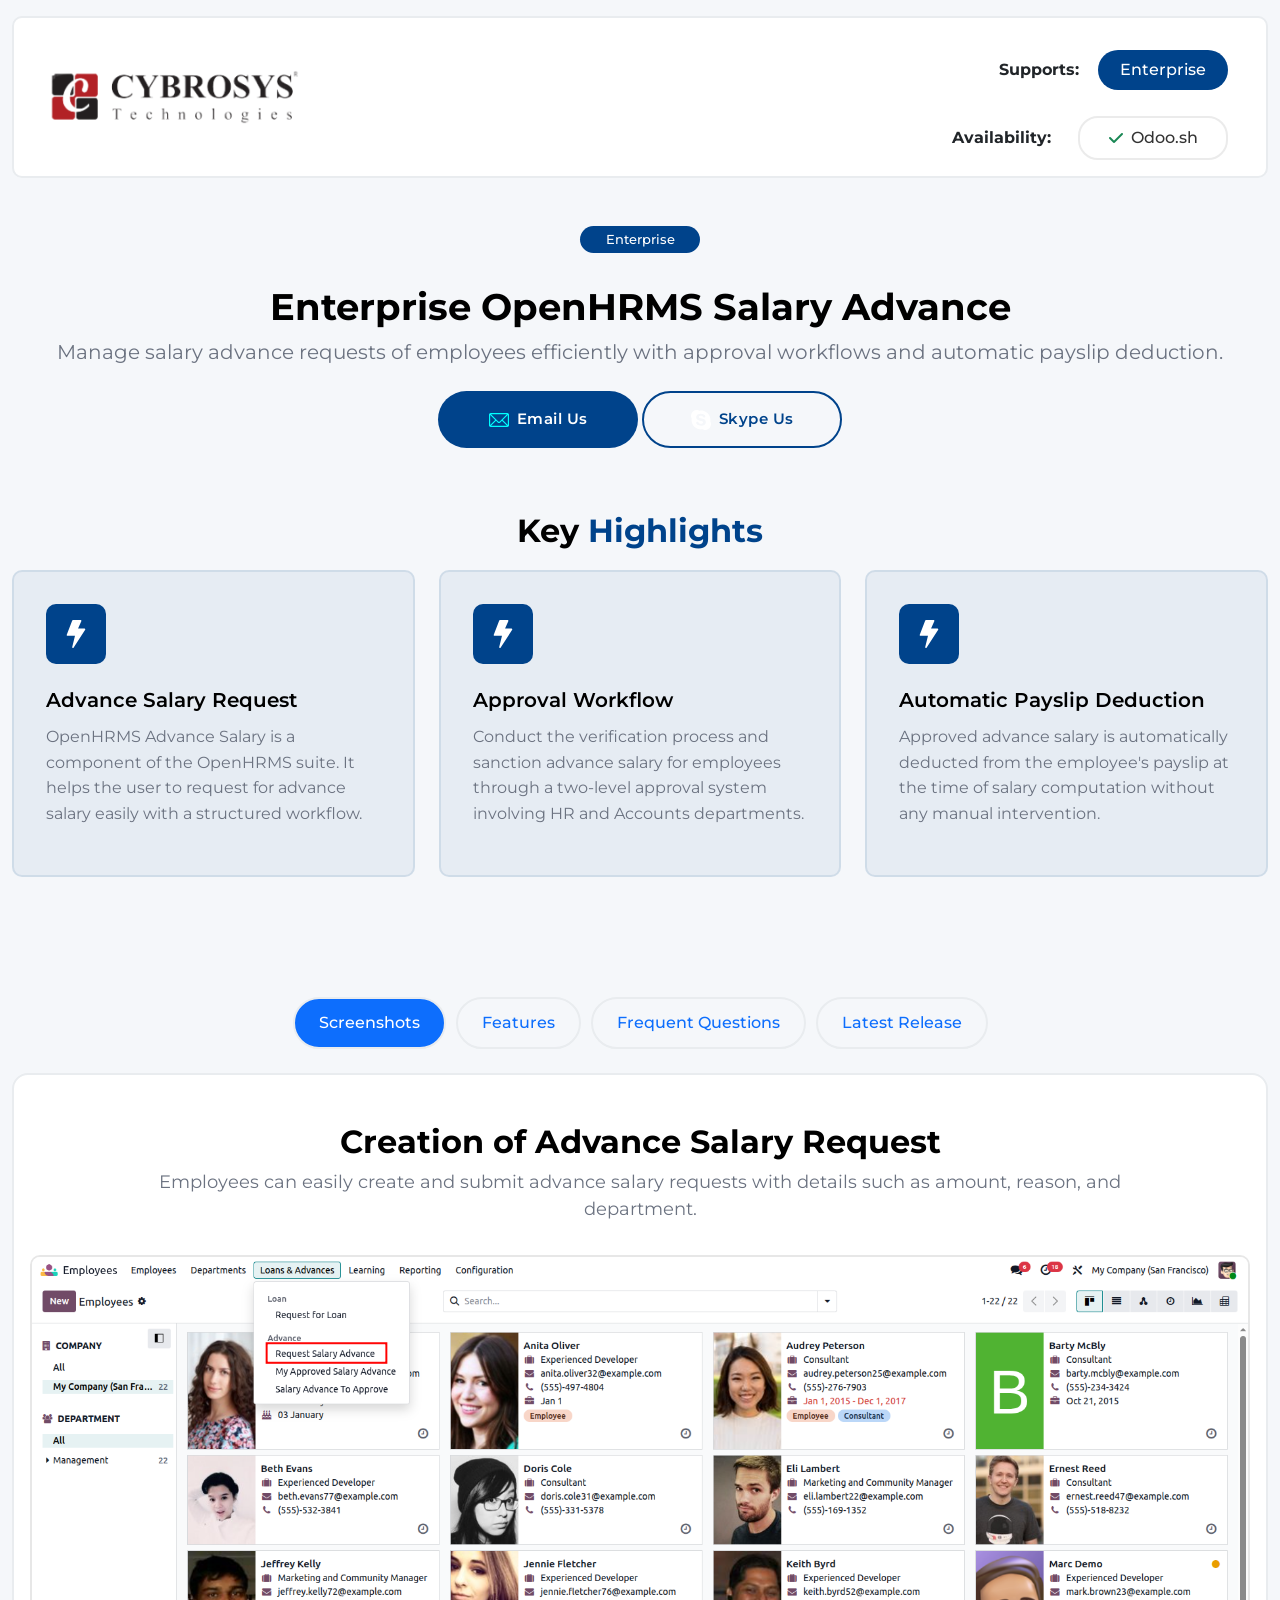
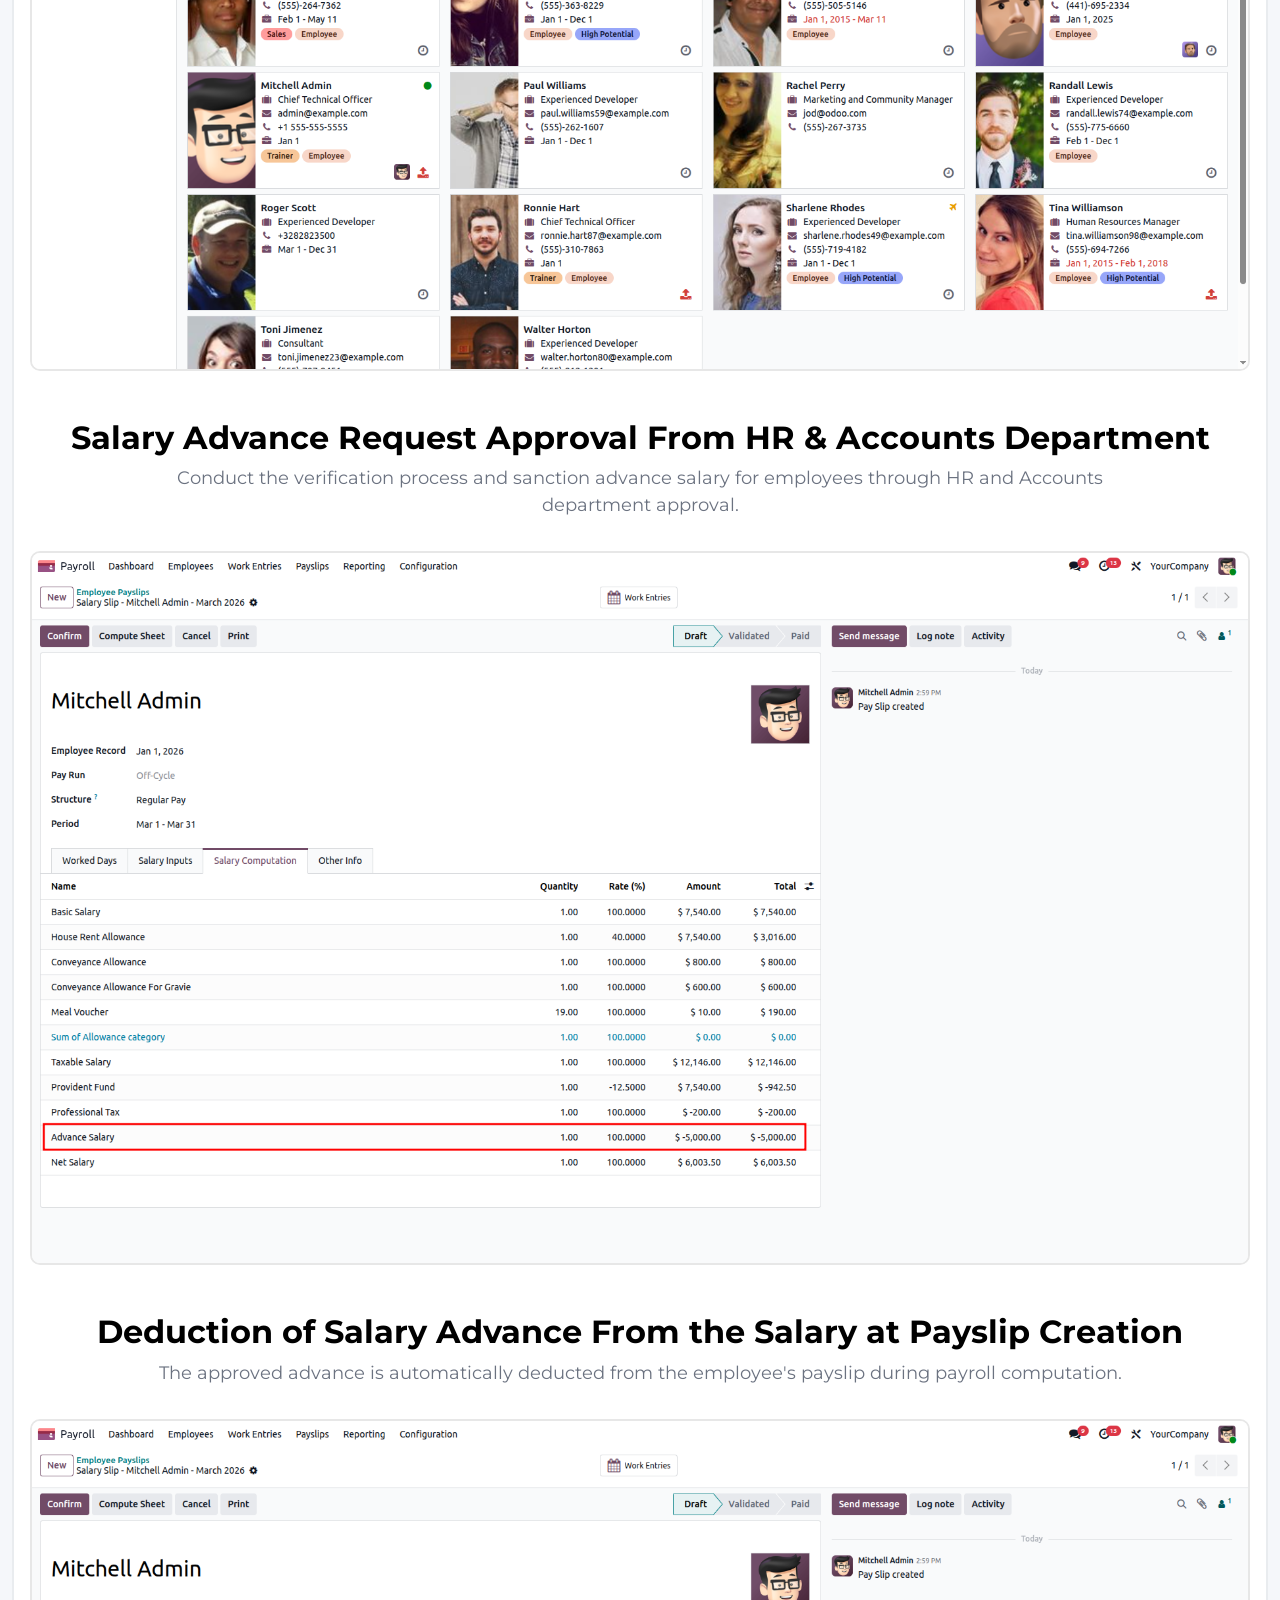
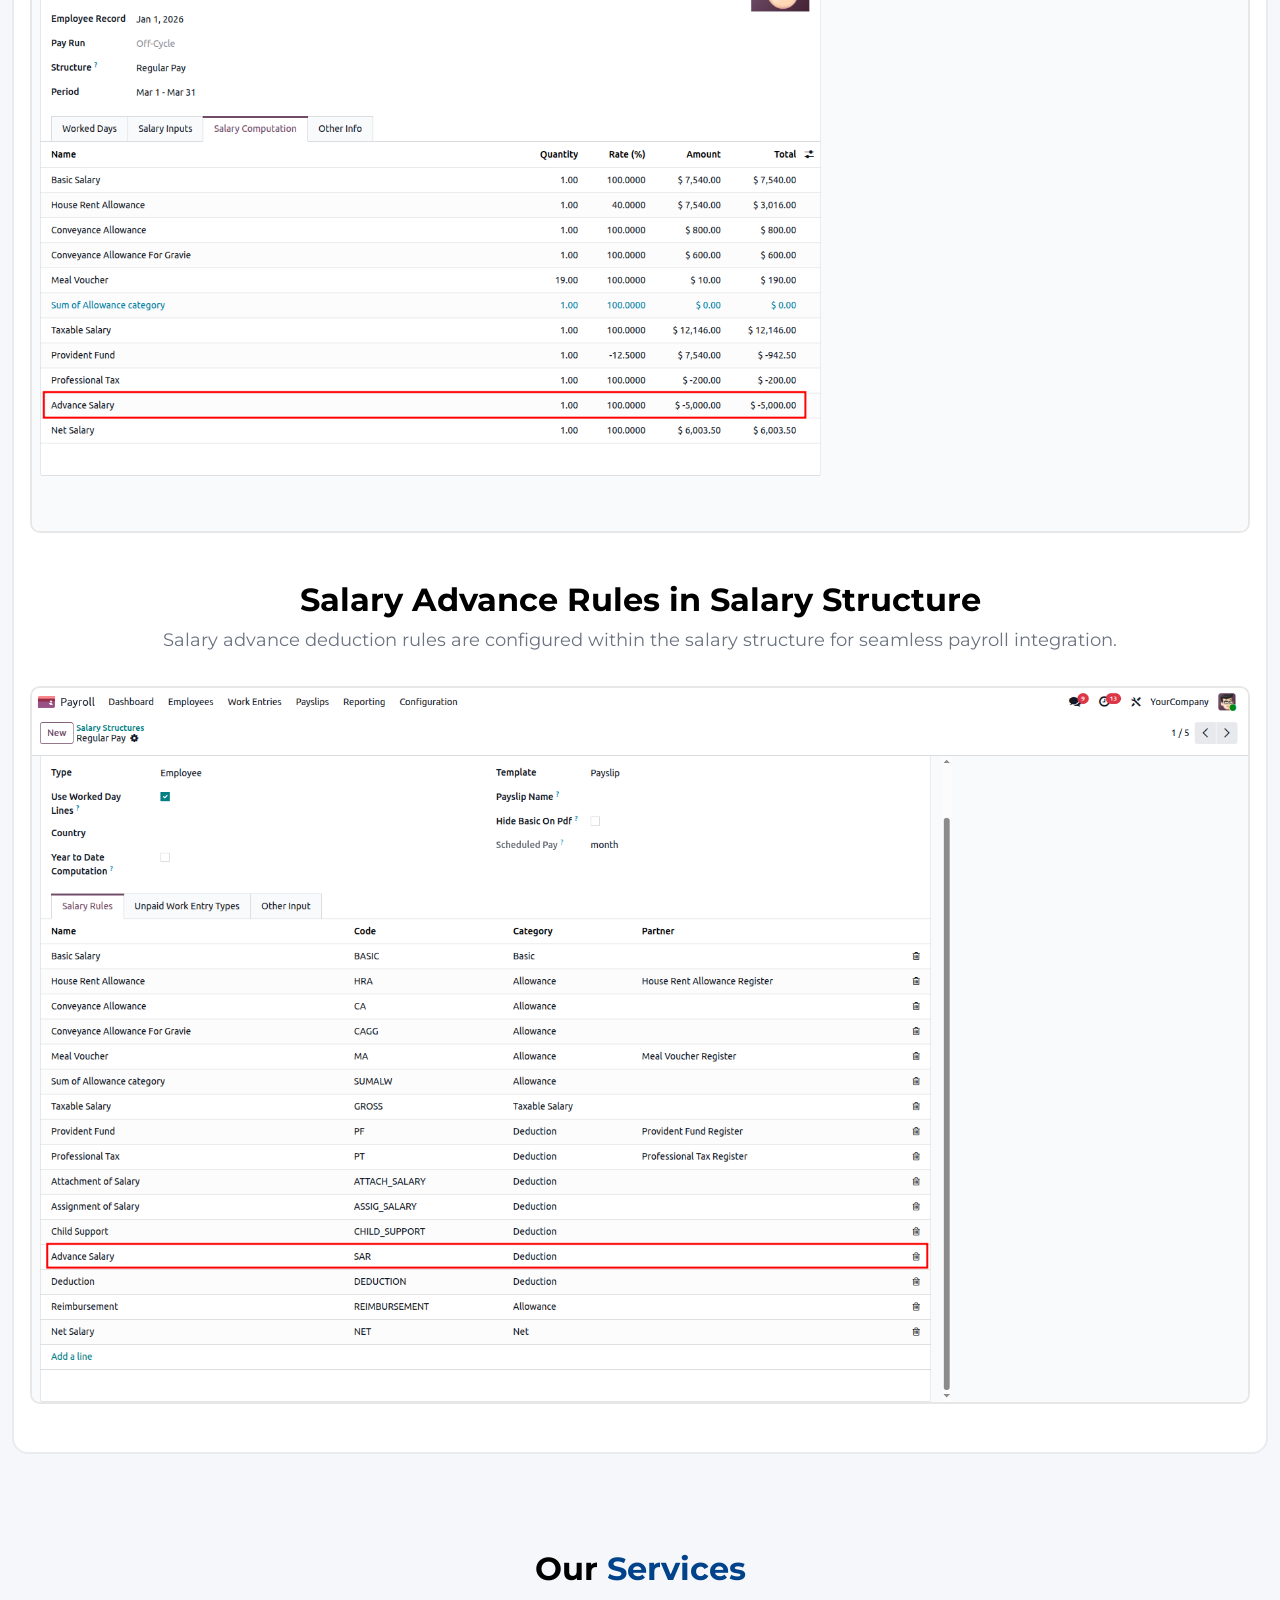
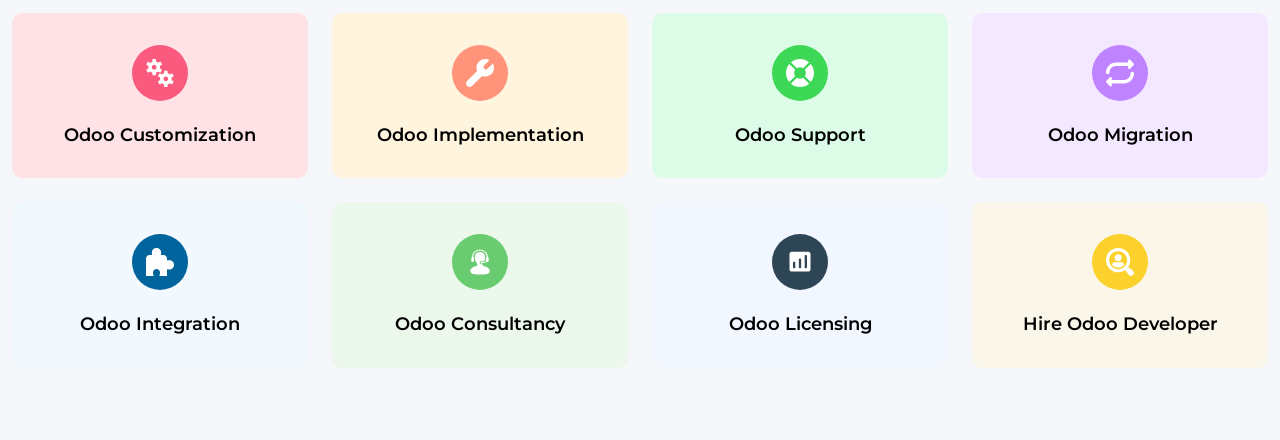
<file: ent_ohrms_salary_advance/static/description/index.html>
<!DOCTYPE html>
<html lang="en">

<head>
    <meta charset="UTF-8" />
    <meta name="viewport" content="width=device-width, initial-scale=1.0" />
    <title>Enterprise OpenHRMS Salary Advance</title>
    <link href="https://cdn.jsdelivr.net/npm/bootstrap@5.0.2/dist/css/bootstrap.min.css" rel="stylesheet" />
    <link rel="preconnect" href="https://fonts.googleapis.com" />
    <link rel="preconnect" href="https://fonts.gstatic.com" crossorigin />
    <link href="https://fonts.googleapis.com/css2?family=Montserrat:ital,wght@0,100..900;1,100..900&display=swap" rel="stylesheet" />
    <link rel="stylesheet" href="https://cdnjs.cloudflare.com/ajax/libs/font-awesome/6.6.0/css/all.min.css" />
</head>

<body style="font-family: 'Montserrat', sans-serif; background-color: #00438b0a;">

    <!-- Support Banner -->
    <div class="container-fluid cmpad">
        <div class="supports my-3 py-3" style="border: 2px solid #e9ecef; padding: 0 35px; border-radius: 10px; background-color: white;">
            <div class="row justify-content-between align-items-center">
                <div class="col-lg-3">
                    <div class="my-3 mx-auto mx-sm-0" style="width: 250px;">
                        <img src="./assets/icons/cybro-logo.png" style="width: 100%;">
                    </div>
                </div>
                <div class="col-lg-9">
                    <div class="row">
                        <div class="my-3 d-flex align-items-center justify-content-center justify-content-sm-end">
                            <span class="me-3"><b>Supports: </b></span>
                            <div class="text-center" style="background-color: #00438B !important; font-size: 1rem !important; color: #fff !important; font-weight: 500 !important; padding: 8px !important; margin: 0 3px !important; border-radius: 50px !important; min-width: 130px !important;">
                                Enterprise
                            </div>
                        </div>
                    </div>
                    <div class="row" style="margin-top: 10px; display: flex; justify-content: end; float: right;">
                        <div class="d-flex align-items-center justify-content-end flex-wrap gap-2">
                            <span class="me-3"><b>Availability: </b></span>
                            <div class="d-flex align-items-center justify-content-center gap-2 text-center col" style="border: 2px solid #ebebeb; font-size: 1rem !important; color: #333 !important; font-weight: 500 !important; padding: 8px !important; margin: 0 3px !important; border-radius: 20px !important; min-width: 150px !important;">
                                <i class="fa fa-check text-success"></i>
                                Odoo.sh
                            </div>
                        </div>
                    </div>
                </div>
            </div>
        </div>
    </div>

    <!-- Hero -->
    <div class="container-fluid cmpad text-center py-5 py-md-3">
        <div class="row">
            <div class="col-md-12">
                <div class="my-3 d-flex align-items-center justify-content-center">
                    <div class="text-center" style="background-color: #00438B !important; font-size: 0.8rem !important; color: #fff !important; font-weight: 500 !important; padding: 4px !important; margin: 0 3px !important; border-radius: 50px !important; min-width: 120px !important;">
                        Enterprise
                    </div>
                </div>
                <h3 class="mainhead" style="font-size: 2.3rem; padding-top: 1rem; font-weight: 700; color: black;">
                    Enterprise OpenHRMS Salary Advance</h3>
                <p class="para mb-4" style="font-size: 20px; color: #6b7280;">
                    Manage salary advance requests of employees efficiently with approval workflows and automatic payslip deduction.
                </p>
                <div class="d-flex justify-content-center gap-1 flex-wrap">
                    <a href="mailto:odoo@cybrosys.com"
                        class="contact-btn email-btn d-flex align-items-center gap-2 justify-content-center"
                        style="position: relative; padding: 15px 25px; border: none; border-radius: 50px; font-size: 16px; font-weight: 600; text-decoration: none; color: white; cursor: pointer; min-width: 200px; justify-content: center; background-color: #00438B;">
                        <img src="./assets/icons/email (2).svg" style="width: 20px; filter: brightness(10);">
                        <span class="btn-text" style="font-size: 15px; letter-spacing: 0.5px;">Email Us</span>
                    </a>
                    <a href="skype:cybroopenerp?chat"
                        class="contact-btn skype-btn d-flex align-items-center gap-2 justify-content-center"
                        style="position: relative; padding: 15px 25px; border: 2px solid #00438B; border-radius: 50px; font-size: 16px; font-weight: 600; text-decoration: none; color: #00438B; cursor: pointer; min-width: 200px; justify-content: center; background-color: transparent;">
                        <img src="./assets/icons/skype.svg" style="width: 20px;">
                        <span class="btn-text" style="font-size: 15px; letter-spacing: 0.5px;">Skype Us</span>
                    </a>
                </div>
            </div>
        </div>
    </div>

    <!-- Key Highlights -->
    <div class="container-fluid cmpad py-2 py-md-5">
        <div class="highlights-section">
            <h2 class="mainhead text-center" style="font-size: 2rem; font-weight: 700; color: black;">Key <span style="color: #00438B;">Highlights</span></h2>
            <div class="row" style="margin-top: 20px;">

                <div class="col-md-4 mb-4">
                    <div class="highlight-card h-100" style="background-color: #00438b0f; border-radius: 10px; padding: 32px; border: 2px solid #00438b1a;">
                        <div class="card-icon d-flex align-items-center justify-content-center" style="width: 60px; height: 60px; border-radius: 10px; margin-bottom: 24px; background-color: #00438B;">
                            <img src="./assets/icons/feature-icon.svg" style="width: 28px; height: 28px;">
                        </div>
                        <h3 style="font-size: 20px; font-weight: 600; color: black; margin-bottom: 12px;">Advance Salary Request</h3>
                        <p style="font-size: 16px; color: #6b7280; line-height: 1.6;">OpenHRMS Advance Salary is a component of the OpenHRMS suite. It helps the user to request for advance salary easily with a structured workflow.</p>
                    </div>
                </div>

                <div class="col-md-4 mb-4">
                    <div class="highlight-card h-100" style="background-color: #00438b0f; border-radius: 10px; padding: 32px; border: 2px solid #00438b1a;">
                        <div class="card-icon d-flex align-items-center justify-content-center" style="width: 60px; height: 60px; border-radius: 10px; margin-bottom: 24px; background-color: #00438B;">
                            <img src="./assets/icons/feature-icon.svg" style="width: 28px; height: 28px;">
                        </div>
                        <h3 style="font-size: 20px; font-weight: 600; color: black; margin-bottom: 12px;">Approval Workflow</h3>
                        <p style="font-size: 16px; color: #6b7280; line-height: 1.6;">Conduct the verification process and sanction advance salary for employees through a two-level approval system involving HR and Accounts departments.</p>
                    </div>
                </div>

                <div class="col-md-4 mb-4">
                    <div class="highlight-card h-100" style="background-color: #00438b0f; border-radius: 10px; padding: 32px; border: 2px solid #00438b1a;">
                        <div class="card-icon d-flex align-items-center justify-content-center" style="width: 60px; height: 60px; border-radius: 10px; margin-bottom: 24px; background-color: #00438B;">
                            <img src="./assets/icons/feature-icon.svg" style="width: 28px; height: 28px;">
                        </div>
                        <h3 style="font-size: 20px; font-weight: 600; color: black; margin-bottom: 12px;">Automatic Payslip Deduction</h3>
                        <p style="font-size: 16px; color: #6b7280; line-height: 1.6;">Approved advance salary is automatically deducted from the employee's payslip at the time of salary computation without any manual intervention.</p>
                    </div>
                </div>

            </div>
        </div>
    </div>

    <!-- Screenshots + Features Tabs -->
    <div class="container-fluid cmpad py-2 py-md-5">
        <div class="tabs-design1">
            <ul class="nav nav-pills justify-content-start justify-content-md-center pb-4"
                style="flex-flow: nowrap; overflow: hidden; overflow-x: auto;" id="pills1" role="tablist">
                <li class="nav-item" role="presentation">
                    <a class="nav-link active" data-bs-toggle="pill" data-bs-target="#screenshot" type="button" role="tab"
                        style="width: max-content; border-radius: 50px; margin: 0 5px; padding: 12px 24px; font-weight: 500; border: 2px solid #e9ecef;">
                        Screenshots
                    </a>
                </li>
                <li class="nav-item" role="presentation">
                    <a class="nav-link" data-bs-toggle="pill" data-bs-target="#features" type="button" role="tab"
                        style="width: max-content; border-radius: 50px; margin: 0 5px; padding: 12px 24px; font-weight: 500; border: 2px solid #e9ecef;">
                        Features
                    </a>
                </li>
                <li class="nav-item" role="presentation">
                    <a class="nav-link" data-bs-toggle="pill" data-bs-target="#faq" type="button" role="tab"
                        style="width: max-content; border-radius: 50px; margin: 0 5px; padding: 12px 24px; font-weight: 500; border: 2px solid #e9ecef;">
                        Frequent Questions
                    </a>
                </li>
                <li class="nav-item" role="presentation">
                    <a class="nav-link" data-bs-toggle="pill" data-bs-target="#latest-release" type="button" role="tab"
                        style="width: max-content; border-radius: 50px; margin: 0 5px; padding: 12px 24px; font-weight: 500; border: 2px solid #e9ecef;">
                        Latest Release
                    </a>
                </li>
            </ul>

            <div class="tab-content bg-white rounded-4" style="border: 2px solid #e9ecef; border-radius: 10px;" id="pills1Content">

                <!-- Screenshots Tab -->
                <div class="tab-pane fade show active" id="screenshot" role="tabpanel">
                    <div class="p-3 py-md-5">

                        <h2 class="mainhead text-center mb-2" style="font-size: 2rem; font-weight: 700; color: black;">
                            <span>Creation of Advance Salary Request</span></h2>
                        <div class="para" style="max-width: 80%; text-align: center; margin: auto; font-size: 18px; margin-bottom: 2rem; color: #6b7280;">
                            Employees can easily create and submit advance salary requests with details such as amount, reason, and department.
                        </div>
                        <div style="border-radius: 10px; overflow: hidden; border: 2px solid #e7e7e7;">
                            <img src="./assets/screenshots/1.png" alt="Creation of advance salary request" style="max-width: 100%; height: auto;">
                        </div>

                        <h2 class="mainhead text-center mb-2 mt-5" style="font-size: 2rem; font-weight: 700; color: black;">
                            <span>Salary Advance Request Approval From HR &amp; Accounts Department</span></h2>
                        <div class="para" style="max-width: 80%; text-align: center; margin: auto; font-size: 18px; margin-bottom: 2rem; color: #6b7280;">
                            Conduct the verification process and sanction advance salary for employees through HR and Accounts department approval.
                        </div>
                        <div style="border-radius: 10px; overflow: hidden; border: 2px solid #e7e7e7;">
                            <img src="./assets/screenshots/3.png" alt="Salary Advance Approval" style="max-width: 100%; height: auto;">
                        </div>

                        <h2 class="mainhead text-center mb-2 mt-5" style="font-size: 2rem; font-weight: 700; color: black;">
                            <span>Deduction of Salary Advance From the Salary at Payslip Creation</span></h2>
                        <div class="para" style="max-width: 80%; text-align: center; margin: auto; font-size: 18px; margin-bottom: 2rem; color: #6b7280;">
                            The approved advance is automatically deducted from the employee's payslip during payroll computation.
                        </div>
                        <div style="border-radius: 10px; overflow: hidden; border: 2px solid #e7e7e7;">
                            <img src="./assets/screenshots/3.png" alt="Payslip Deduction" style="max-width: 100%; height: auto;">
                        </div>

                        <h2 class="mainhead text-center mb-2 mt-5" style="font-size: 2rem; font-weight: 700; color: black;">
                            <span>Salary Advance Rules in Salary Structure</span></h2>
                        <div class="para" style="max-width: 80%; text-align: center; margin: auto; font-size: 18px; margin-bottom: 2rem; color: #6b7280;">
                            Salary advance deduction rules are configured within the salary structure for seamless payroll integration.
                        </div>
                        <div style="border-radius: 10px; overflow: hidden; border: 2px solid #e7e7e7;">
                            <img src="./assets/screenshots/4.png" alt="Salary Structure Rules" style="max-width: 100%; height: auto;">
                        </div>

                    </div>
                </div>

                <!-- Features Tab -->
                <div class="tab-pane fade" id="features" role="tabpanel">
                    <div class="p-3 py-md-5">
                        <h2 class="mainhead text-center mb-4" style="font-size: 2rem; font-weight: 700; color: black;">Our <span style="color: #00438B;">Features</span></h2>
                        <div class="row">

                            <div class="col-md-4">
                                <div class="feature-item mb-4 d-flex flex-column align-items-center justify-content-center" style="padding: 25px; background-color: #00438b0d; border-radius: 10px; text-align: left;">
                                    <div class="feature-number d-flex align-items-center justify-content-center" style="width: 45px; height: 45px; background-color: #00438b33; border-radius: 50%; font-size: 1.2rem; font-weight: 600; color: #00438B; margin-bottom: 15px;">01</div>
                                    <h3 style="font-size: 1.2rem; font-weight: 600; margin-bottom: 0; color: black; line-height: 1.3;">Helps the user to manage salary advance requests from employees</h3>
                                </div>
                            </div>

                            <div class="col-md-4">
                                <div class="feature-item mb-4 d-flex flex-column align-items-center justify-content-center" style="padding: 25px; background-color: #00438b0d; border-radius: 10px; text-align: left;">
                                    <div class="feature-number d-flex align-items-center justify-content-center" style="width: 45px; height: 45px; background-color: #00438b33; border-radius: 50%; font-size: 1.2rem; font-weight: 600; color: #00438B; margin-bottom: 15px;">02</div>
                                    <h3 style="font-size: 1.2rem; font-weight: 600; margin-bottom: 0; color: black; line-height: 1.3;">Ability to configure advance salary rules, limits, minimum days, and provide advances to employees</h3>
                                </div>
                            </div>

                            <div class="col-md-4">
                                <div class="feature-item mb-4 d-flex flex-column align-items-center justify-content-center" style="padding: 25px; background-color: #00438b0d; border-radius: 10px; text-align: left;">
                                    <div class="feature-number d-flex align-items-center justify-content-center" style="width: 45px; height: 45px; background-color: #00438b33; border-radius: 50%; font-size: 1.2rem; font-weight: 600; color: #00438B; margin-bottom: 15px;">03</div>
                                    <h3 style="font-size: 1.2rem; font-weight: 600; margin-bottom: 0; color: black; line-height: 1.3;">Two-level approval: HR Manager and Accounts Department</h3>
                                </div>
                            </div>

                            <div class="col-md-4">
                                <div class="feature-item mb-4 d-flex flex-column align-items-center justify-content-center" style="padding: 25px; background-color: #00438b0d; border-radius: 10px; text-align: left;">
                                    <div class="feature-number d-flex align-items-center justify-content-center" style="width: 45px; height: 45px; background-color: #00438b33; border-radius: 50%; font-size: 1.2rem; font-weight: 600; color: #00438B; margin-bottom: 15px;">04</div>
                                    <h3 style="font-size: 1.2rem; font-weight: 600; margin-bottom: 0; color: black; line-height: 1.3;">Automatic journal entry creation on advance approval</h3>
                                </div>
                            </div>

                            <div class="col-md-4">
                                <div class="feature-item mb-4 d-flex flex-column align-items-center justify-content-center" style="padding: 25px; background-color: #00438b0d; border-radius: 10px; text-align: left;">
                                    <div class="feature-number d-flex align-items-center justify-content-center" style="width: 45px; height: 45px; background-color: #00438b33; border-radius: 50%; font-size: 1.2rem; font-weight: 600; color: #00438B; margin-bottom: 15px;">05</div>
                                    <h3 style="font-size: 1.2rem; font-weight: 600; margin-bottom: 0; color: black; line-height: 1.3;">Automatic deduction from payslip during salary computation</h3>
                                </div>
                            </div>

                            <div class="col-md-4">
                                <div class="feature-item mb-4 d-flex flex-column align-items-center justify-content-center" style="padding: 25px; background-color: #00438b0d; border-radius: 10px; text-align: left;">
                                    <div class="feature-number d-flex align-items-center justify-content-center" style="width: 45px; height: 45px; background-color: #00438b33; border-radius: 50%; font-size: 1.2rem; font-weight: 600; color: #00438B; margin-bottom: 15px;">06</div>
                                    <h3 style="font-size: 1.2rem; font-weight: 600; margin-bottom: 0; color: black; line-height: 1.3;">One advance request per month restriction per employee</h3>
                                </div>
                            </div>

                        </div>
                    </div>
                </div>

                <!-- FAQ Tab -->
                <div class="tab-pane fade" id="faq" role="tabpanel">
                    <div class="p-3 py-md-5">
                        <h2 class="mainhead text-center mb-4" style="font-size: 2rem; font-weight: 700; color: black;">Frequently Asked <span style="color: #00438B;">Questions</span></h2>
                        <div class="accordion accordion-flush" id="accordionFAQ">

                            <div class="accordion-item" style="margin-bottom: 1rem; overflow: hidden; background-color: white; border: 2px solid #e2e8f0 !important; border-radius: 10px !important;">
                                <h2 class="accordion-header">
                                    <a class="accordion-button collapsed" type="button" data-bs-toggle="collapse" data-bs-target="#faq1"
                                        style="box-shadow: unset; border: none !important; padding: 1.5rem 2rem !important; font-weight: 600 !important; font-size: 1.1rem; color: #00438B !important; background-color: #00438b0a !important;">
                                        Can the module handle multiple salary advance requests?
                                    </a>
                                </h2>
                                <div id="faq1" class="accordion-collapse collapse" data-bs-parent="#accordionFAQ" style="border-top: 1px solid #e2e8f0;">
                                    <div class="accordion-body" style="background-color: rgba(1,126,132,0.02); line-height: 1.6; font-size: 1rem; padding: 2rem !important;">
                                        Yes, the system can manage and track multiple salary advance requests for different employees simultaneously. However, each employee is limited to one approved advance per month.
                                    </div>
                                </div>
                            </div>

                            <div class="accordion-item" style="margin-bottom: 1rem; overflow: hidden; background-color: white; border: 2px solid #e2e8f0 !important; border-radius: 10px !important;">
                                <h2 class="accordion-header">
                                    <a class="accordion-button collapsed" type="button" data-bs-toggle="collapse" data-bs-target="#faq2"
                                        style="box-shadow: unset; border: none !important; padding: 1.5rem 2rem !important; font-weight: 600 !important; font-size: 1.1rem; color: #00438B !important; background-color: #00438b0a !important;">
                                        How is the advance salary deducted from future payrolls?
                                    </a>
                                </h2>
                                <div id="faq2" class="accordion-collapse collapse" data-bs-parent="#accordionFAQ" style="border-top: 1px solid #e2e8f0;">
                                    <div class="accordion-body" style="background-color: rgba(1,126,132,0.02); line-height: 1.6; font-size: 1rem; padding: 2rem !important;">
                                        The system automatically deducts the advance salary from the employee's payslip at the time of payslip computation based on the configured salary rules in the salary structure.
                                    </div>
                                </div>
                            </div>

                            <div class="accordion-item" style="margin-bottom: 1rem; overflow: hidden; background-color: white; border: 2px solid #e2e8f0 !important; border-radius: 10px !important;">
                                <h2 class="accordion-header">
                                    <a class="accordion-button collapsed" type="button" data-bs-toggle="collapse" data-bs-target="#faq3"
                                        style="box-shadow: unset; border: none !important; padding: 1.5rem 2rem !important; font-weight: 600 !important; font-size: 1.1rem; color: #00438B !important; background-color: #00438b0a !important;">
                                        Who can approve a salary advance request?
                                    </a>
                                </h2>
                                <div id="faq3" class="accordion-collapse collapse" data-bs-parent="#accordionFAQ" style="border-top: 1px solid #e2e8f0;">
                                    <div class="accordion-body" style="background-color: rgba(1,126,132,0.02); line-height: 1.6; font-size: 1rem; padding: 2rem !important;">
                                        The process involves two levels of approval. First, an HR Manager reviews and approves the request. Then, the Accounts Department provides the final approval and processes the payment journal entry.
                                    </div>
                                </div>
                            </div>

                            <div class="accordion-item" style="margin-bottom: 0; overflow: hidden; background-color: white; border: 2px solid #e2e8f0 !important; border-radius: 10px !important;">
                                <h2 class="accordion-header">
                                    <a class="accordion-button collapsed" type="button" data-bs-toggle="collapse" data-bs-target="#faq4"
                                        style="box-shadow: unset; border: none !important; padding: 1.5rem 2rem !important; font-weight: 600 !important; font-size: 1.1rem; color: #00438B !important; background-color: #00438b0a !important;">
                                        Is there a limit on the advance salary amount?
                                    </a>
                                </h2>
                                <div id="faq4" class="accordion-collapse collapse" data-bs-parent="#accordionFAQ" style="border-top: 1px solid #e2e8f0;">
                                    <div class="accordion-body" style="background-color: rgba(1,126,132,0.02); line-height: 1.6; font-size: 1rem; padding: 2rem !important;">
                                        Yes, the advance amount is validated against the employee's contract wage. By default it cannot exceed the monthly wage, but HR Managers can override this by enabling the "Exceed than Maximum" option on the request.
                                    </div>
                                </div>
                            </div>

                        </div>
                    </div>
                </div>

                <!-- Latest Release Tab -->
                <div class="tab-pane fade" id="latest-release" role="tabpanel">
                    <div class="p-3 py-md-5">
                        <h2 class="mainhead text-center mb-4" style="font-size: 2rem; font-weight: 700; color: black;">Latest <span style="color: #00438B;">Releases</span></h2>
                        <div class="row">
                            <div class="col-md-4 mb-4">
                                <div class="release-item h-100" style="position: relative; padding: 30px; border: 2px solid #00438b24; border-radius: 15px;">
                                    <div class="release-header d-flex align-items-center flex-wrap gap-3" style="margin-bottom: 0.75rem;">
                                        <div class="version" style="font-size: 1.25rem; font-weight: 700; color: #1a202c;">19.0.1.0.0</div>
                                        <div style="padding: 0.25rem 0.75rem; border-radius: 20px; font-size: 0.75rem; font-weight: 600; text-transform: uppercase; background-color: #9ae6b4; color: #2d7d32; border: 2px solid #68d391;">Add</div>
                                        <div style="color: #64748b; font-size: 0.875rem; font-weight: 500;">
                                            <i class="fa fa-calendar me-1"></i>13th March 2026
                                        </div>
                                    </div>
                                    <div class="feature-list">
                                        <div class="feature-item p-3" style="display: flex; align-items: center; background-color: #f5f5f5e7; border-radius: 10px;">
                                            <div style="color: #6b7280; line-height: 1.6; font-size: 0.95rem;">Initial Commit</div>
                                        </div>
                                    </div>
                                </div>
                            </div>
                        </div>
                    </div>
                </div>

            </div>
        </div>
    </div>

    <!-- Our Services -->
    <div class="container-fluid cmpad py-2 py-md-5">
        <div class="highlights-section">
            <h2 class="mainhead text-center" style="font-size: 2rem; font-weight: 700; color: black;">Our <span style="color: #00438B;">Services</span></h2>
            <div class="row mt-4">

                <div class="col-md-3 mb-4">
                    <a href="#" style="text-decoration: none;">
                        <div class="highlight-card h-100 d-flex flex-column justify-content-center align-items-center text-center" style="background-color: #FFE2E5; border-radius: 10px; padding: 32px; gap: 16px;">
                            <div style="width: 56px; height: 56px; border-radius: 50%; margin-bottom: 8px; background-color: #FA5A7D; display: flex; align-items: center; justify-content: center;">
                                <img src="./assets/icons/gear.svg" style="width: 28px; height: 28px;">
                            </div>
                            <h3 style="font-size: 18px; font-weight: 600; color: black; margin: 0;">Odoo Customization</h3>
                        </div>
                    </a>
                </div>

                <div class="col-md-3 mb-4">
                    <a href="#" style="text-decoration: none;">
                        <div class="highlight-card h-100 d-flex flex-column justify-content-center align-items-center text-center" style="background-color: #FFF4DE; border-radius: 10px; padding: 32px; gap: 16px;">
                            <div style="width: 56px; height: 56px; border-radius: 50%; margin-bottom: 8px; background-color: #FF947A; display: flex; align-items: center; justify-content: center;">
                                <img src="./assets/icons/wrench-icon.svg" style="width: 28px; height: 28px;">
                            </div>
                            <h3 style="font-size: 18px; font-weight: 600; color: black; margin: 0;">Odoo Implementation</h3>
                        </div>
                    </a>
                </div>

                <div class="col-md-3 mb-4">
                    <a href="#" style="text-decoration: none;">
                        <div class="highlight-card h-100 d-flex flex-column justify-content-center align-items-center text-center" style="background-color: #DCFCE7; border-radius: 10px; padding: 32px; gap: 16px;">
                            <div style="width: 56px; height: 56px; border-radius: 50%; margin-bottom: 8px; background-color: #3CD856; display: flex; align-items: center; justify-content: center;">
                                <img src="./assets/icons/life-ring-icon.svg" style="width: 28px; height: 28px;">
                            </div>
                            <h3 style="font-size: 18px; font-weight: 600; color: black; margin: 0;">Odoo Support</h3>
                        </div>
                    </a>
                </div>

                <div class="col-md-3 mb-4">
                    <a href="#" style="text-decoration: none;">
                        <div class="highlight-card h-100 d-flex flex-column justify-content-center align-items-center text-center" style="background-color: #F3E8FF; border-radius: 10px; padding: 32px; gap: 16px;">
                            <div style="width: 56px; height: 56px; border-radius: 50%; margin-bottom: 8px; background-color: #BF83FF; display: flex; align-items: center; justify-content: center;">
                                <img src="./assets/icons/arrows-repeat.svg" style="width: 28px; height: 28px;">
                            </div>
                            <h3 style="font-size: 18px; font-weight: 600; color: black; margin: 0;">Odoo Migration</h3>
                        </div>
                    </a>
                </div>

                <div class="col-md-3 mb-4">
                    <a href="#" style="text-decoration: none;">
                        <div class="highlight-card h-100 d-flex flex-column justify-content-center align-items-center text-center" style="background-color: #F1F9FF; border-radius: 10px; padding: 32px; gap: 16px;">
                            <div style="width: 56px; height: 56px; border-radius: 50%; margin-bottom: 8px; background-color: #01649C; display: flex; align-items: center; justify-content: center;">
                                <img src="./assets/icons/puzzle-piece-icon.svg" style="width: 28px; height: 28px;">
                            </div>
                            <h3 style="font-size: 18px; font-weight: 600; color: black; margin: 0;">Odoo Integration</h3>
                        </div>
                    </a>
                </div>

                <div class="col-md-3 mb-4">
                    <a href="#" style="text-decoration: none;">
                        <div class="highlight-card h-100 d-flex flex-column justify-content-center align-items-center text-center" style="background-color: #EDF8ED; border-radius: 10px; padding: 32px; gap: 16px;">
                            <div style="width: 56px; height: 56px; border-radius: 50%; margin-bottom: 8px; background-color: #69CC70; display: flex; align-items: center; justify-content: center;">
                                <img src="./assets/icons/odoo-consultancy.svg" style="width: 28px; height: 28px;">
                            </div>
                            <h3 style="font-size: 18px; font-weight: 600; color: black; margin: 0;">Odoo Consultancy</h3>
                        </div>
                    </a>
                </div>

                <div class="col-md-3 mb-4">
                    <a href="#" style="text-decoration: none;">
                        <div class="highlight-card h-100 d-flex flex-column justify-content-center align-items-center text-center" style="background-color: #F1F6FF; border-radius: 10px; padding: 32px; gap: 16px;">
                            <div style="width: 56px; height: 56px; border-radius: 50%; margin-bottom: 8px; background-color: #2E4556; display: flex; align-items: center; justify-content: center;">
                                <img src="./assets/icons/odoo-licencing.svg" style="width: 28px; height: 28px;">
                            </div>
                            <h3 style="font-size: 18px; font-weight: 600; color: black; margin: 0;">Odoo Licensing</h3>
                        </div>
                    </a>
                </div>

                <div class="col-md-3 mb-4">
                    <a href="#" style="text-decoration: none;">
                        <div class="highlight-card h-100 d-flex flex-column justify-content-center align-items-center text-center" style="background-color: #FAF6EA; border-radius: 10px; padding: 32px; gap: 16px;">
                            <div style="width: 56px; height: 56px; border-radius: 50%; margin-bottom: 8px; background-color: #FCD12C; display: flex; align-items: center; justify-content: center;">
                                <img src="./assets/icons/hire-odoo.svg" style="width: 28px; height: 28px;">
                            </div>
                            <h3 style="font-size: 18px; font-weight: 600; color: black; margin: 0;">Hire Odoo Developer</h3>
                        </div>
                    </a>
                </div>

            </div>
        </div>
    </div>

</body>
<script src="https://cdn.jsdelivr.net/npm/bootstrap@5.0.2/dist/js/bootstrap.bundle.min.js"></script>
</html>
</file>
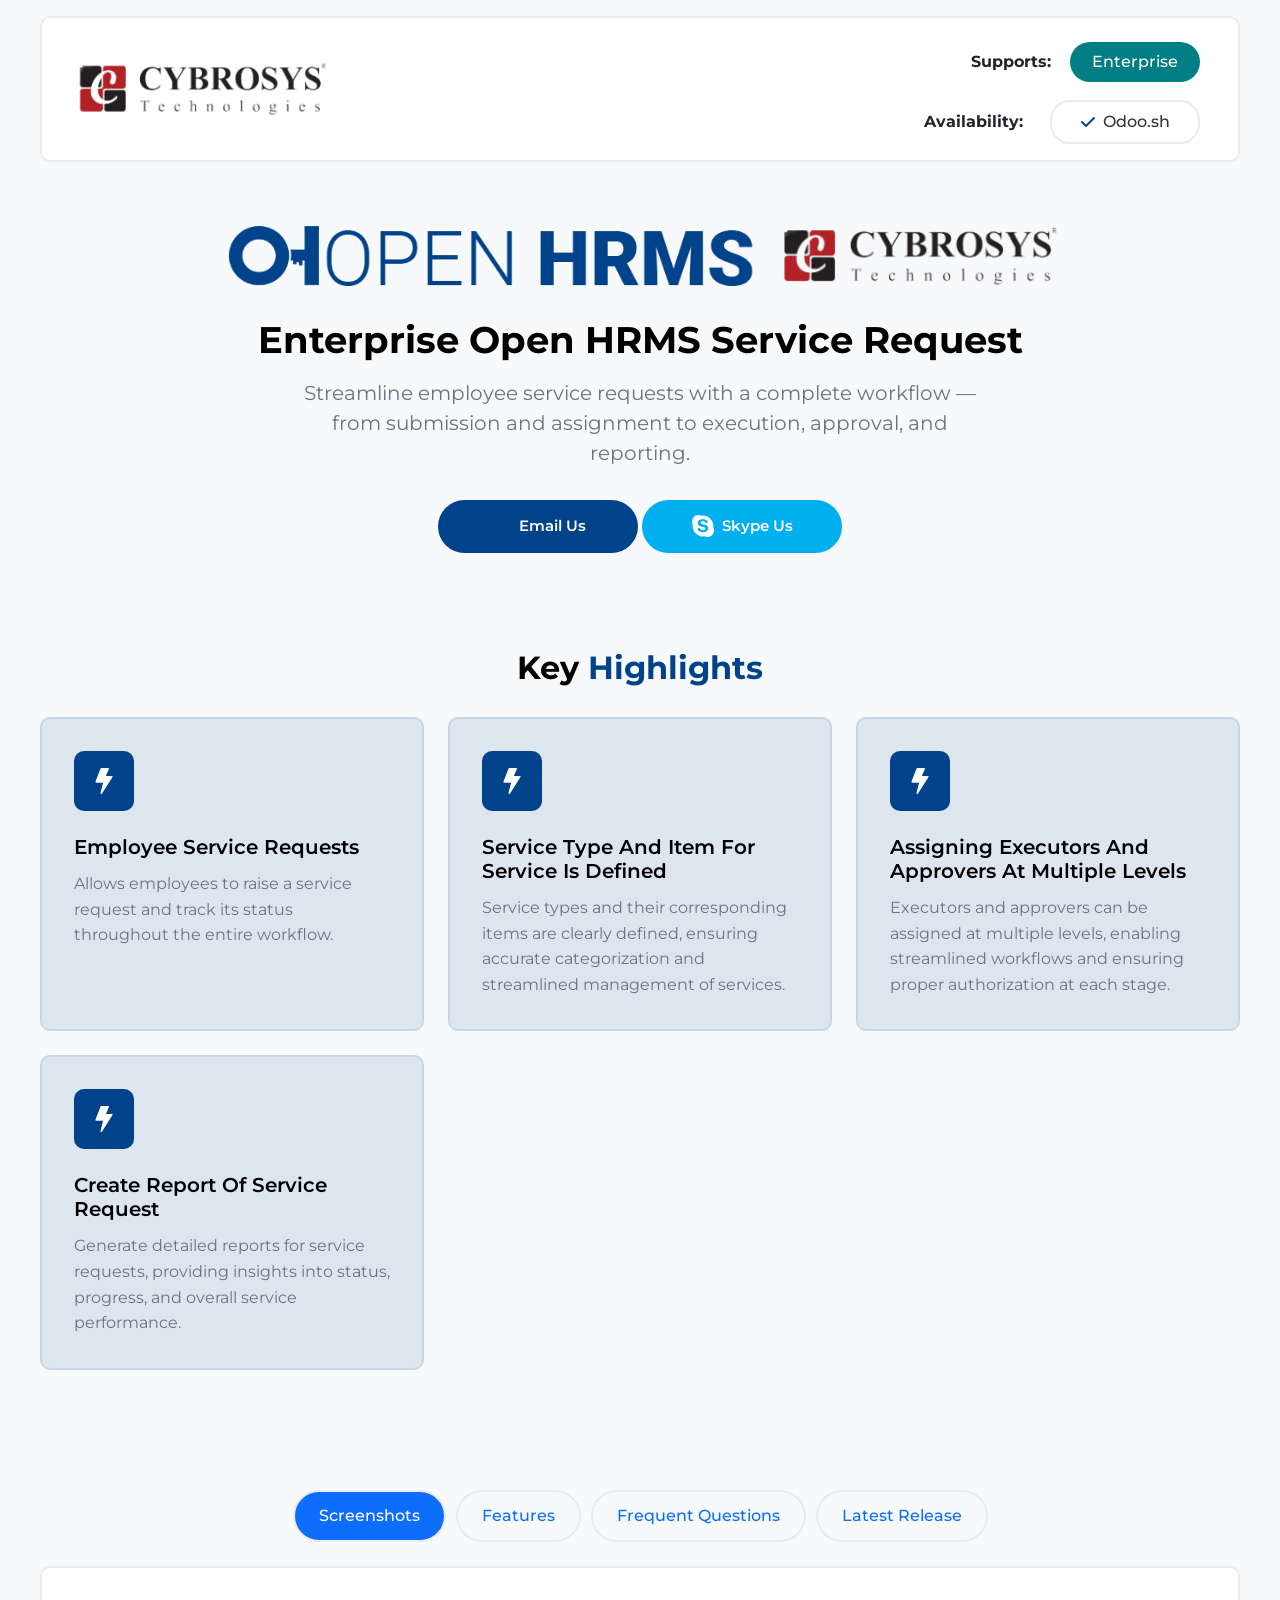
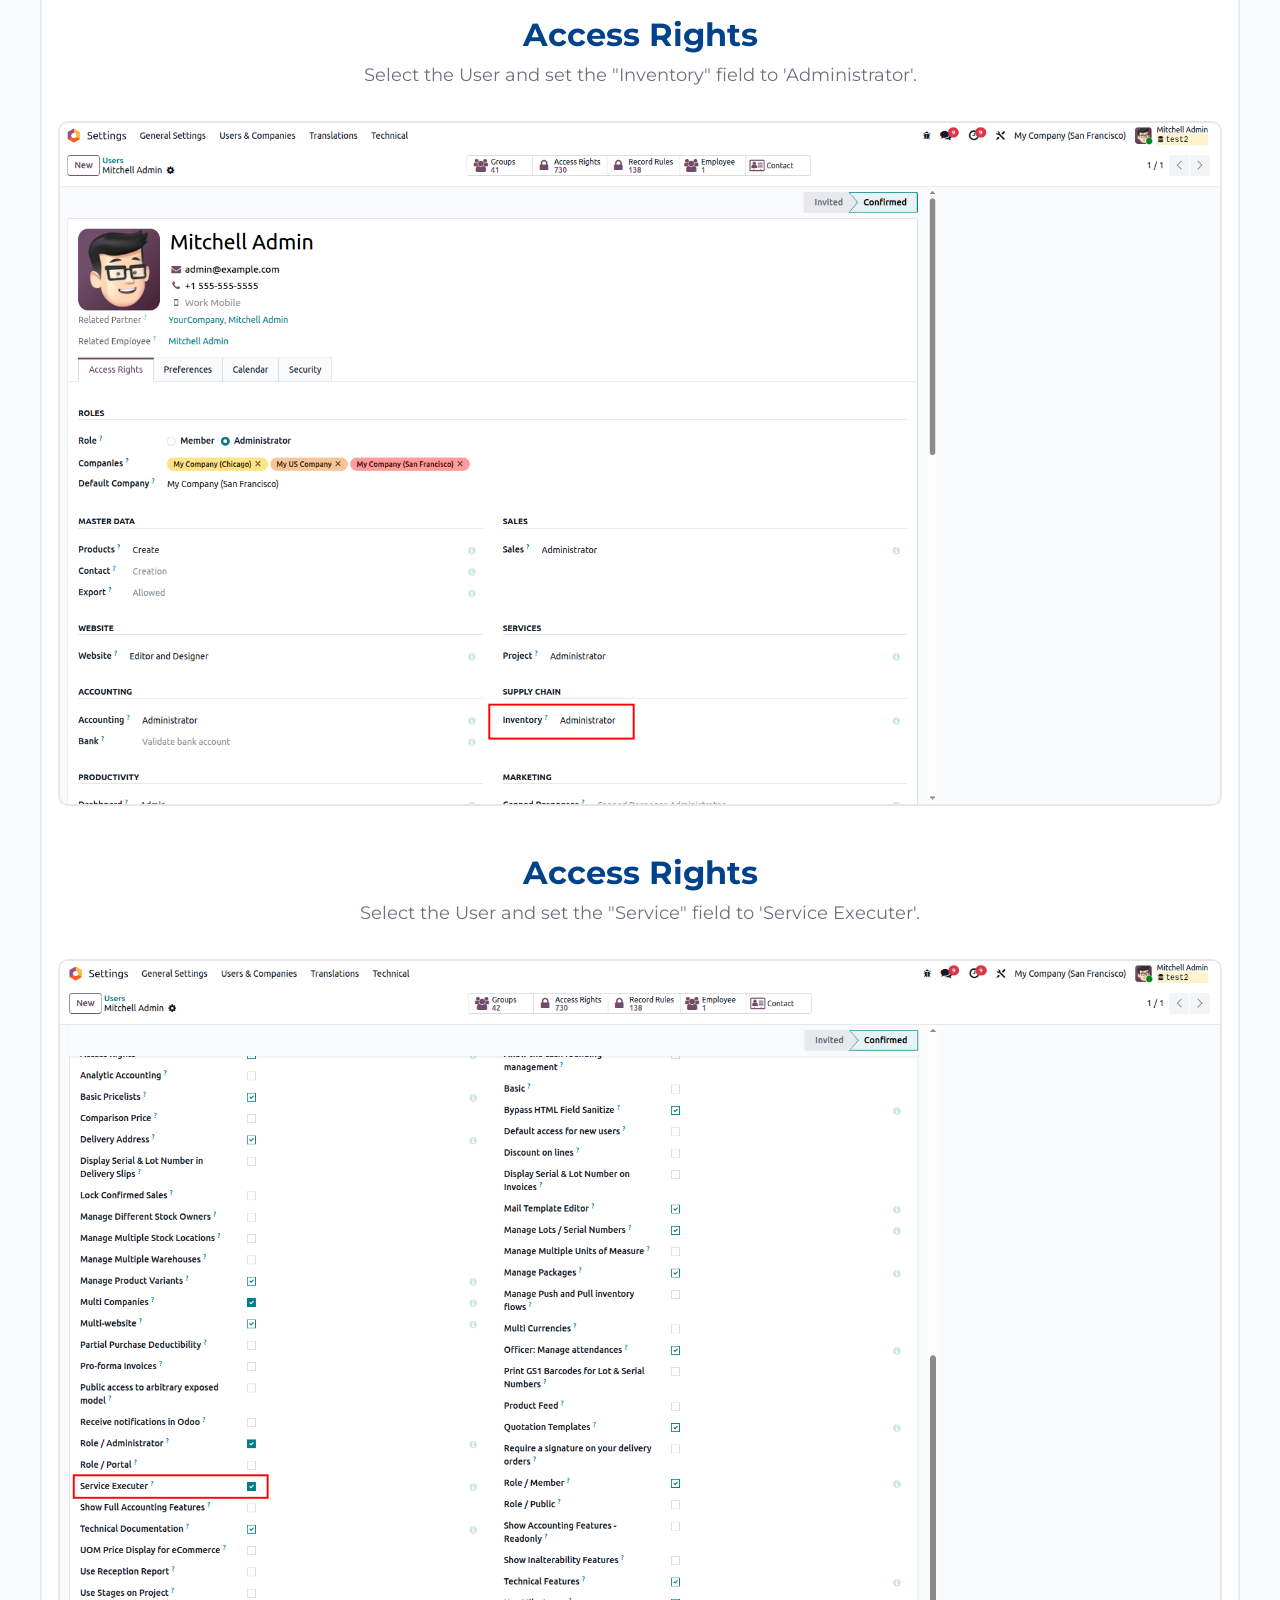
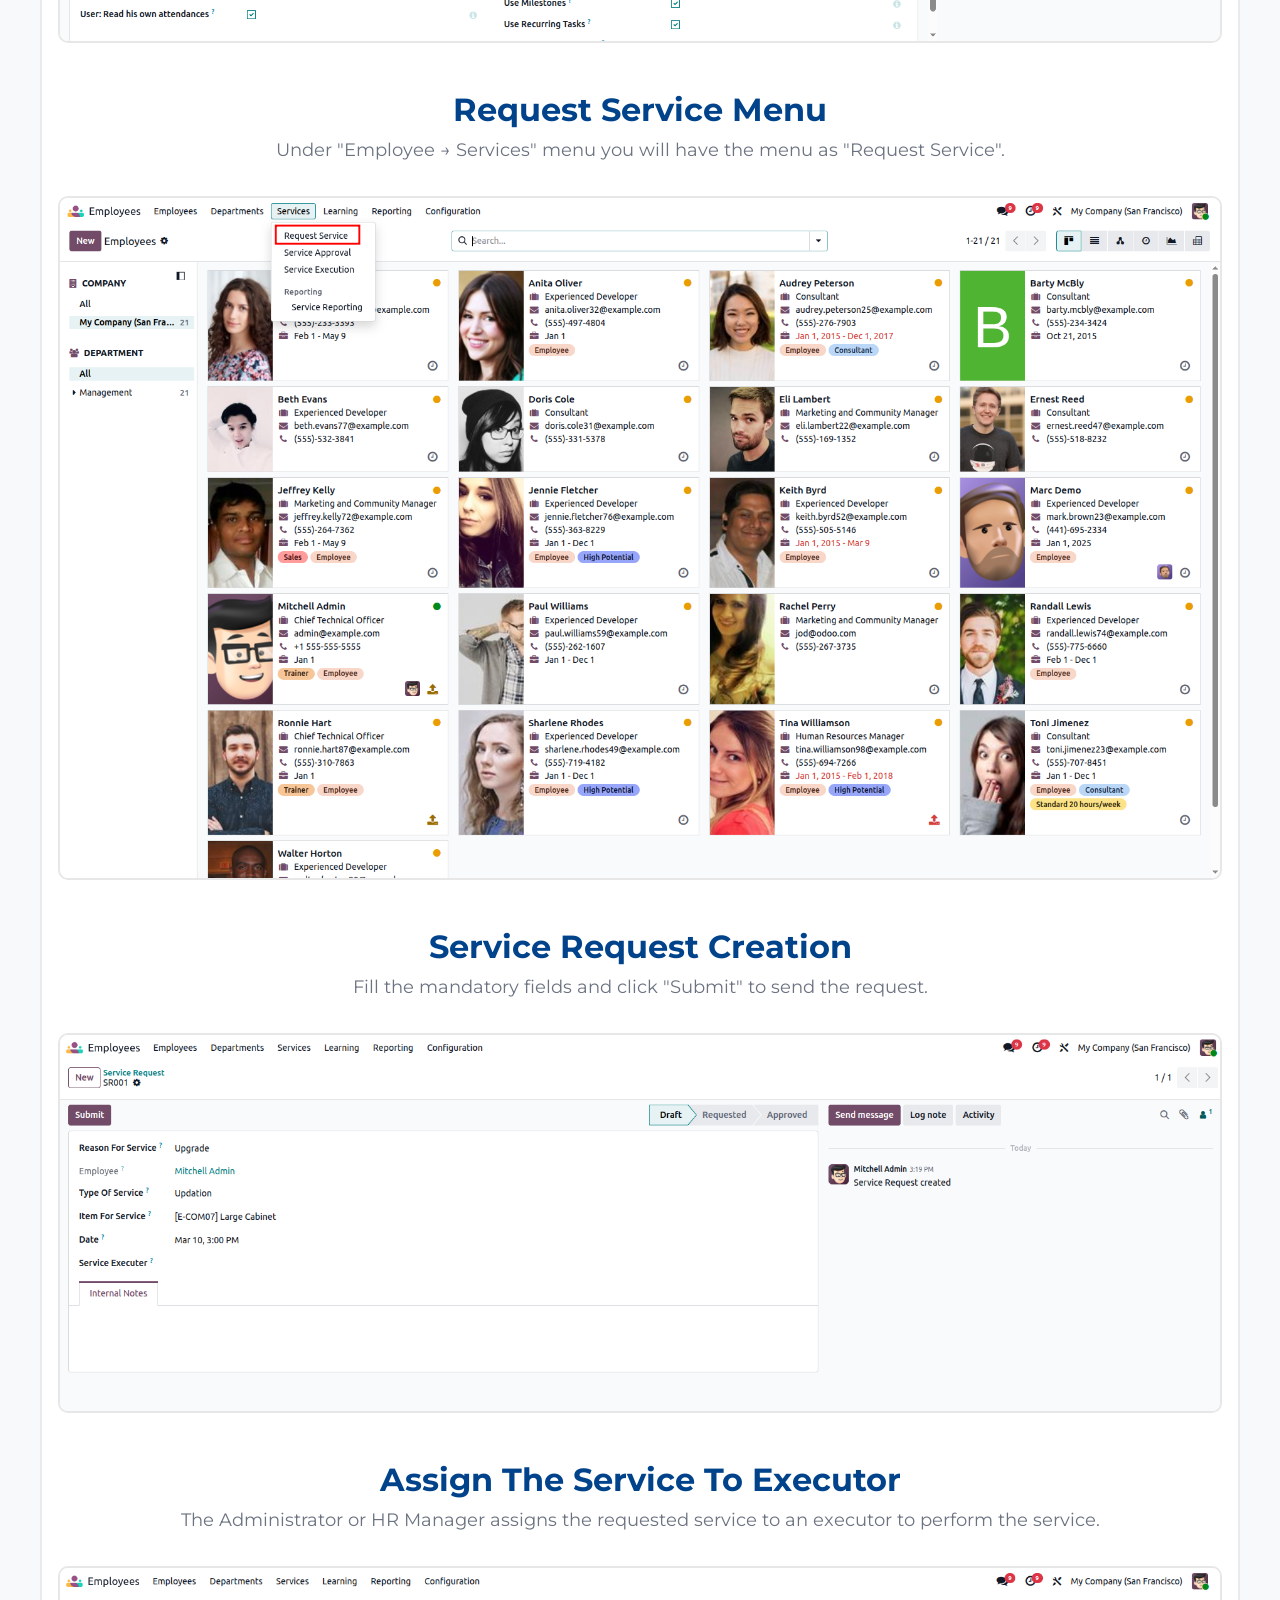
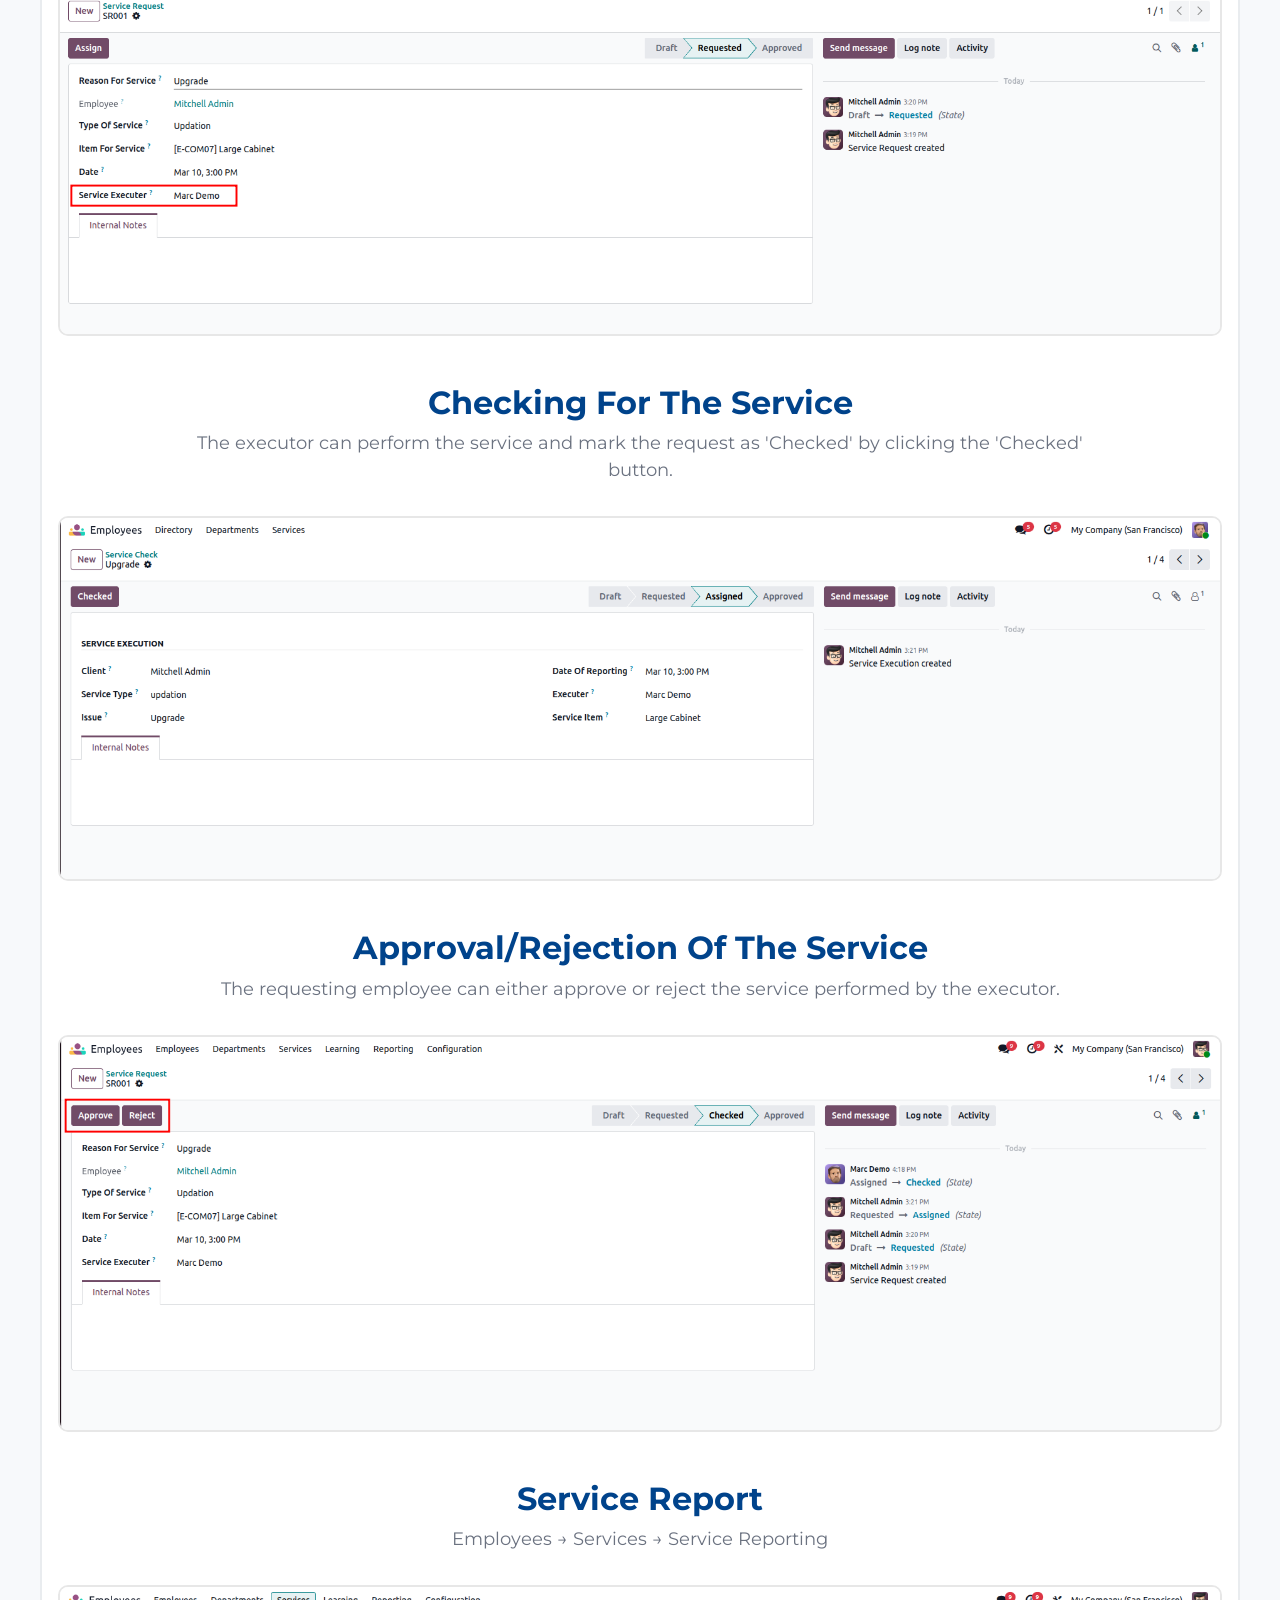
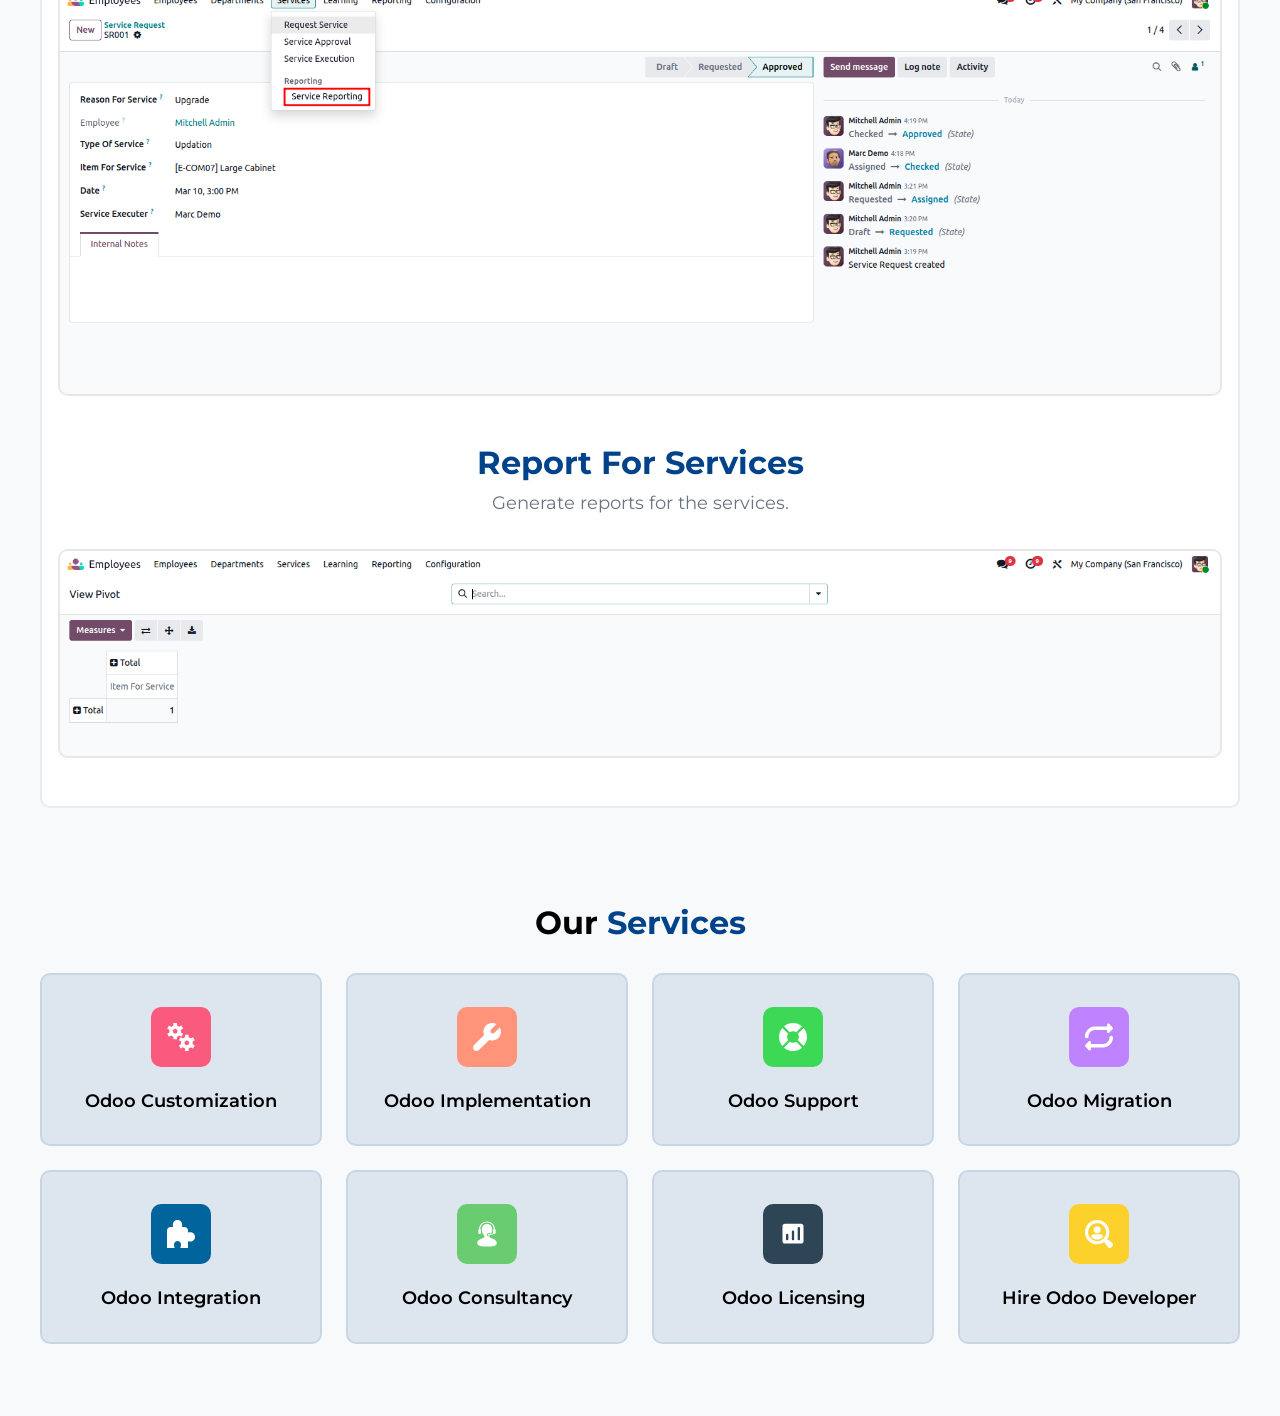
<file: ent_ohrms_service_request/static/description/index.html>
<!DOCTYPE html>
<html lang="en">
<head>
    <meta charset="UTF-8" />
    <meta name="viewport" content="width=device-width, initial-scale=1.0" />
    <title>Enterprise Open HRMS Service Request</title>
    <link href="https://cdn.jsdelivr.net/npm/bootstrap@5.0.2/dist/css/bootstrap.min.css" rel="stylesheet" />
    <link rel="preconnect" href="https://fonts.googleapis.com" />
    <link rel="preconnect" href="https://fonts.gstatic.com" crossorigin />
    <link href="https://fonts.googleapis.com/css2?family=Montserrat:ital,wght@0,100..900;1,100..900&display=swap" rel="stylesheet" />
    <link rel="stylesheet" href="https://cdnjs.cloudflare.com/ajax/libs/font-awesome/6.6.0/css/all.min.css" />
</head>

<body style="font-family: 'Montserrat', sans-serif; background-color: #00438B08;">

    <!-- HEADER -->
    <div class="container-fluid" style="padding: 0 40px;">
        <div class="my-3 py-3" style="border: 2px solid #e9ecef; padding: 0 35px; border-radius: 10px; background-color: white;">
            <div class="row justify-content-between align-items-center">
                <div class="col-lg-3">
                    <div class="my-3 mx-auto mx-sm-0" style="width: 250px;">
                        <img src="assets/icons/cybro-logo.png" style="width: 100%;">
                    </div>
                </div>
                <div class="col-lg-9">
                    <div class="row">
                        <div class="my-2 d-flex align-items-center justify-content-center justify-content-sm-end">
                            <span class="me-3"><b>Supports: </b></span>
                            <div class="text-center" style="background-color: #017E84; font-size: 1rem; color: #fff; font-weight: 500; padding: 8px; margin: 0 3px; border-radius: 50px; min-width: 130px;">
                                Enterprise
                            </div>
                        </div>
                    </div>
                    <div class="row" style="margin-top: 10px;">
                        <div class="d-flex align-items-center justify-content-center justify-content-sm-end flex-wrap gap-2">
                            <span class="me-3"><b>Availability: </b></span>
                            <div class="d-flex align-items-center justify-content-center gap-2 text-center" style="border: 2px solid #ebebeb; font-size: 1rem; color: #333; font-weight: 500; padding: 8px; margin: 0 3px; border-radius: 20px; min-width: 150px;">
                                <i class="fa fa-check" style="color: #00438B;"></i> Odoo.sh
                            </div>
                        </div>
                    </div>
                </div>
            </div>
        </div>
    </div>

    <!-- HERO -->
    <div class="container-fluid text-center py-5" style="padding: 0 40px;">
        <div class="row">
            <div class="col-md-12">
                <div class="mb-3">
                    <img src="assets/icons/logo-openhrms.png" style="height: 60px; margin-right: 16px;">
                    <img src="assets/icons/cybro-logo.png" style="height: 60px;">
                </div>
                <h3 style="font-size: 2.3rem; padding-top: 1rem; font-weight: 700; color: black;">
                    Enterprise Open HRMS Service Request</h3>
                <p style="font-size: 20px; color: #6b7280; max-width: 700px; margin: 1rem auto 2rem;">
                    Streamline employee service requests with a complete workflow — from submission and assignment to execution, approval, and reporting.
                </p>
                <div class="d-flex justify-content-center gap-1 flex-wrap">
                    <a href="mailto:odoo@cybrosys.com"
                        style="padding: 15px 25px; border: none; border-radius: 50px; font-size: 15px; font-weight: 600; text-decoration: none; color: white; cursor: pointer; min-width: 200px; display: inline-flex; justify-content: center; align-items: center; gap: 8px; background-color: #00438B;">
                        <img src="assets/icons/email (2).svg" width="20" height="20"> Email Us
                    </a>
                    <a href="skype:cybroopenerp?chat"
                        style="padding: 15px 25px; border: none; border-radius: 50px; font-size: 15px; font-weight: 600; text-decoration: none; color: white; cursor: pointer; min-width: 200px; display: inline-flex; justify-content: center; align-items: center; gap: 8px; background-color: #00aff0;">
                        <img src="assets/icons/skype.svg" width="22" height="22"> Skype Us
                    </a>
                </div>
            </div>
        </div>
    </div>

    <!-- KEY HIGHLIGHTS -->
    <div class="container-fluid py-2 py-md-5" style="padding: 0 40px;">
        <h2 class="text-center" style="font-size: 2rem; font-weight: 700; color: black; margin-bottom: 30px;">Key <span style="color: #00438B;">Highlights</span></h2>
        <div class="row">

            <div class="col-md-4 mb-4">
                <div class="h-100" style="background-color: #00438b1a; border-radius: 10px; padding: 32px; border: 2px solid #00438b1a;">
                    <div style="width:60px;height:60px;border-radius:10px;margin-bottom:24px;background-color:#00438B;display:flex;align-items:center;justify-content:center;">
                        <img src="assets/icons/feature-icon.svg" width="26" height="26">
                    </div>
                    <h3 style="font-size:20px;font-weight:600;color:black;margin-bottom:12px;">Employee Service Requests</h3>
                    <p style="font-size:16px;color:#6b7280;margin:0;line-height:1.6;">Allows employees to raise a service request and track its status throughout the entire workflow.</p>
                </div>
            </div>

            <div class="col-md-4 mb-4">
                <div class="h-100" style="background-color: #00438b1a; border-radius: 10px; padding: 32px; border: 2px solid #00438b1a;">
                    <div style="width:60px;height:60px;border-radius:10px;margin-bottom:24px;background-color:#00438B;display:flex;align-items:center;justify-content:center;">
                        <img src="assets/icons/feature-icon.svg" width="26" height="26">
                    </div>
                    <h3 style="font-size:20px;font-weight:600;color:black;margin-bottom:12px;">Service Type And Item For Service Is Defined</h3>
                    <p style="font-size:16px;color:#6b7280;margin:0;line-height:1.6;">Service types and their corresponding items are clearly defined, ensuring accurate categorization and streamlined management of services.</p>
                </div>
            </div>

            <div class="col-md-4 mb-4">
                <div class="h-100" style="background-color: #00438b1a; border-radius: 10px; padding: 32px; border: 2px solid #00438b1a;">
                    <div style="width:60px;height:60px;border-radius:10px;margin-bottom:24px;background-color:#00438B;display:flex;align-items:center;justify-content:center;">
                        <img src="assets/icons/feature-icon.svg" width="26" height="26">
                    </div>
                    <h3 style="font-size:20px;font-weight:600;color:black;margin-bottom:12px;">Assigning Executors And Approvers At Multiple Levels</h3>
                    <p style="font-size:16px;color:#6b7280;margin:0;line-height:1.6;">Executors and approvers can be assigned at multiple levels, enabling streamlined workflows and ensuring proper authorization at each stage.</p>
                </div>
            </div>

            <div class="col-md-4 mb-4">
                <div class="h-100" style="background-color: #00438b1a; border-radius: 10px; padding: 32px; border: 2px solid #00438b1a;">
                    <div style="width:60px;height:60px;border-radius:10px;margin-bottom:24px;background-color:#00438B;display:flex;align-items:center;justify-content:center;">
                        <img src="assets/icons/feature-icon.svg" width="26" height="26">
                    </div>
                    <h3 style="font-size:20px;font-weight:600;color:black;margin-bottom:12px;">Create Report Of Service Request</h3>
                    <p style="font-size:16px;color:#6b7280;margin:0;line-height:1.6;">Generate detailed reports for service requests, providing insights into status, progress, and overall service performance.</p>
                </div>
            </div>

        </div>
    </div>

    <!-- TABS -->
    <div class="container-fluid py-2 py-md-5" style="padding: 0 40px;">
        <ul class="nav nav-pills justify-content-start justify-content-md-center pb-4" style="flex-flow: nowrap; overflow: hidden; overflow-x: auto;" id="pills1" role="tablist">
            <li class="nav-item" role="presentation">
                <a class="nav-link active" data-bs-toggle="pill" data-bs-target="#screenshot" type="button" role="tab" style="width:max-content;border-radius:50px;margin:0 5px;padding:12px 24px;font-weight:500;border:2px solid #e9ecef;">
                    Screenshots
                </a>
            </li>
            <li class="nav-item" role="presentation">
                <a class="nav-link" data-bs-toggle="pill" data-bs-target="#features" type="button" role="tab" style="width:max-content;border-radius:50px;margin:0 5px;padding:12px 24px;font-weight:500;border:2px solid #e9ecef;">
                    Features
                </a>
            </li>
            <li class="nav-item" role="presentation">
                <a class="nav-link" data-bs-toggle="pill" data-bs-target="#faq" type="button" role="tab" style="width:max-content;border-radius:50px;margin:0 5px;padding:12px 24px;font-weight:500;border:2px solid #e9ecef;">
                    Frequent Questions
                </a>
            </li>
            <li class="nav-item" role="presentation">
                <a class="nav-link" data-bs-toggle="pill" data-bs-target="#latest-release" type="button" role="tab" style="width:max-content;border-radius:50px;margin:0 5px;padding:12px 24px;font-weight:500;border:2px solid #e9ecef;">
                    Latest Release
                </a>
            </li>
        </ul>

        <div class="tab-content bg-white" style="border: 2px solid #e9ecef; border-radius: 10px;" id="pills1Content">

            <!-- SCREENSHOTS TAB -->
            <div class="tab-pane fade show active" id="screenshot" role="tabpanel">
                <div class="p-3 py-md-5">

                    <h2 class="text-center mb-2" style="font-size:2rem;font-weight:700;color:black;"><span style="color:#00438B;">Access Rights</span></h2>
                    <div style="max-width:80%;text-align:center;margin:0 auto 2rem;font-size:18px;color:#6b7280;">Select the User and set the "Inventory" field to 'Administrator'.</div>
                    <div style="border-radius:10px;overflow:hidden;border:2px solid #e7e7e7;"><img src="assets/screenshots/1.png" alt="" style="max-width:100%;height:auto;"></div>

                    <h2 class="text-center mb-2 mt-5" style="font-size:2rem;font-weight:700;color:black;"><span style="color:#00438B;">Access Rights</span></h2>
                    <div style="max-width:80%;text-align:center;margin:0 auto 2rem;font-size:18px;color:#6b7280;">Select the User and set the "Service" field to 'Service Executer'.</div>
                    <div style="border-radius:10px;overflow:hidden;border:2px solid #e7e7e7;"><img src="assets/screenshots/2.png" alt="" style="max-width:100%;height:auto;"></div>

                    <h2 class="text-center mb-2 mt-5" style="font-size:2rem;font-weight:700;color:black;"><span style="color:#00438B;">Request Service Menu</span></h2>
                    <div style="max-width:80%;text-align:center;margin:0 auto 2rem;font-size:18px;color:#6b7280;">Under "Employee &rarr; Services" menu you will have the menu as "Request Service".</div>
                    <div style="border-radius:10px;overflow:hidden;border:2px solid #e7e7e7;"><img src="assets/screenshots/3.png" alt="" style="max-width:100%;height:auto;"></div>

                    <h2 class="text-center mb-2 mt-5" style="font-size:2rem;font-weight:700;color:black;"><span style="color:#00438B;">Service Request Creation</span></h2>
                    <div style="max-width:80%;text-align:center;margin:0 auto 2rem;font-size:18px;color:#6b7280;">Fill the mandatory fields and click "Submit" to send the request.</div>
                    <div style="border-radius:10px;overflow:hidden;border:2px solid #e7e7e7;"><img src="assets/screenshots/4.png" alt="" style="max-width:100%;height:auto;"></div>

                    <h2 class="text-center mb-2 mt-5" style="font-size:2rem;font-weight:700;color:black;"><span style="color:#00438B;">Assign The Service To Executor</span></h2>
                    <div style="max-width:80%;text-align:center;margin:0 auto 2rem;font-size:18px;color:#6b7280;">The Administrator or HR Manager assigns the requested service to an executor to perform the service.</div>
                    <div style="border-radius:10px;overflow:hidden;border:2px solid #e7e7e7;"><img src="assets/screenshots/5.png" alt="" style="max-width:100%;height:auto;"></div>

                    <h2 class="text-center mb-2 mt-5" style="font-size:2rem;font-weight:700;color:black;"><span style="color:#00438B;">Checking For The Service</span></h2>
                    <div style="max-width:80%;text-align:center;margin:0 auto 2rem;font-size:18px;color:#6b7280;">The executor can perform the service and mark the request as 'Checked' by clicking the 'Checked' button.</div>
                    <div style="border-radius:10px;overflow:hidden;border:2px solid #e7e7e7;"><img src="assets/screenshots/6.png" alt="" style="max-width:100%;height:auto;"></div>

                    <h2 class="text-center mb-2 mt-5" style="font-size:2rem;font-weight:700;color:black;"><span style="color:#00438B;">Approval/Rejection Of The Service</span></h2>
                    <div style="max-width:80%;text-align:center;margin:0 auto 2rem;font-size:18px;color:#6b7280;">The requesting employee can either approve or reject the service performed by the executor.</div>
                    <div style="border-radius:10px;overflow:hidden;border:2px solid #e7e7e7;"><img src="assets/screenshots/7.png" alt="" style="max-width:100%;height:auto;"></div>

                    <h2 class="text-center mb-2 mt-5" style="font-size:2rem;font-weight:700;color:black;"><span style="color:#00438B;">Service Report</span></h2>
                    <div style="max-width:80%;text-align:center;margin:0 auto 2rem;font-size:18px;color:#6b7280;">Employees &rarr; Services &rarr; Service Reporting</div>
                    <div style="border-radius:10px;overflow:hidden;border:2px solid #e7e7e7;"><img src="assets/screenshots/8.png" alt="" style="max-width:100%;height:auto;"></div>

                    <h2 class="text-center mb-2 mt-5" style="font-size:2rem;font-weight:700;color:black;"><span style="color:#00438B;">Report For Services</span></h2>
                    <div style="max-width:80%;text-align:center;margin:0 auto 2rem;font-size:18px;color:#6b7280;">Generate reports for the services.</div>
                    <div style="border-radius:10px;overflow:hidden;border:2px solid #e7e7e7;"><img src="assets/screenshots/9.png" alt="" style="max-width:100%;height:auto;"></div>

                </div>
            </div>

            <!-- FEATURES TAB -->
            <div class="tab-pane fade" id="features" role="tabpanel">
                <div class="p-3 py-md-5">
                    <h2 class="text-center mb-4" style="font-size:2rem;font-weight:700;color:black;">Module <span style="color:#00438B;">Features</span></h2>
                    <div class="row">
                        <div class="col-md-6 mb-3" style="font-size:16px;color:#6b7280;line-height:1.8;"><i class="fa fa-check-circle text-success me-2"></i>Managing Employee Service Requests</div>
                        <div class="col-md-6 mb-3" style="font-size:16px;color:#6b7280;line-height:1.8;"><i class="fa fa-check-circle text-success me-2"></i>Administrator Can Approve/Reject The Service Requests</div>
                        <div class="col-md-6 mb-3" style="font-size:16px;color:#6b7280;line-height:1.8;"><i class="fa fa-check-circle text-success me-2"></i>Administrator Can Assign 'Service Executer'</div>
                        <div class="col-md-6 mb-3" style="font-size:16px;color:#6b7280;line-height:1.8;"><i class="fa fa-check-circle text-success me-2"></i>Service Types And Items Are Clearly Defined</div>
                        <div class="col-md-6 mb-3" style="font-size:16px;color:#6b7280;line-height:1.8;"><i class="fa fa-check-circle text-success me-2"></i>Multi-Level Executor And Approver Assignment</div>
                        <div class="col-md-6 mb-3" style="font-size:16px;color:#6b7280;line-height:1.8;"><i class="fa fa-check-circle text-success me-2"></i>Generate Detailed Reports For Service Requests</div>
                    </div>
                </div>
            </div>

            <!-- FAQ TAB -->
            <div class="tab-pane fade" id="faq" role="tabpanel">
                <div class="p-3 py-md-5">
                    <h2 class="text-center mb-4" style="font-size:2rem;font-weight:700;color:black;">Frequently Asked <span style="color:#00438B;">Questions</span></h2>
                    <div class="accordion accordion-flush" id="accordionFlushExample">

                        <div class="accordion-item" style="margin-bottom:1rem;overflow:hidden;background-color:white;border:2px solid #e2e8f0 !important;border-radius:10px !important;">
                            <h2 class="accordion-header" style="border-radius:10px;">
                                <a class="accordion-button collapsed" type="button" style="box-shadow:unset;border:none !important;padding:1.5rem 2rem !important;font-weight:600 !important;font-size:1.1rem;color:#00438B !important;background-color:#00438b12 !important;border-radius:10px !important;" data-bs-toggle="collapse" data-bs-target="#flush-collapseOne" aria-expanded="false">
                                    What is the purpose of the Enterprise HRMS Service Request module?
                                </a>
                            </h2>
                            <div id="flush-collapseOne" class="accordion-collapse collapse" data-bs-parent="#accordionFlushExample" style="border-top:1px solid #e2e8f0;">
                                <div class="accordion-body" style="background-color:rgba(0,67,139,0.02);line-height:1.6;font-size:1rem;padding:2rem !important;">
                                    This module streamlines the management of employee service requests, enabling HR teams to track, process, and resolve requests efficiently while maintaining transparency and communication throughout the workflow.
                                </div>
                            </div>
                        </div>

                        <div class="accordion-item" style="margin-bottom:1rem;overflow:hidden;background-color:white;border:2px solid #e2e8f0 !important;border-radius:10px !important;">
                            <h2 class="accordion-header" style="border-radius:10px;">
                                <a class="accordion-button collapsed" type="button" style="box-shadow:unset;border:none !important;padding:1.5rem 2rem !important;font-weight:600 !important;font-size:1.1rem;color:#00438B !important;background-color:#00438b12 !important;border-radius:10px !important;" data-bs-toggle="collapse" data-bs-target="#flush-collapseTwo" aria-expanded="false">
                                    How does the service request approval process work?
                                </a>
                            </h2>
                            <div id="flush-collapseTwo" class="accordion-collapse collapse" data-bs-parent="#accordionFlushExample" style="border-top:1px solid #e2e8f0;">
                                <div class="accordion-body" style="background-color:rgba(0,67,139,0.02);line-height:1.6;font-size:1rem;padding:2rem !important;">
                                    Once an employee submits a service request, the administrator or HR Manager assigns it to an executor. The executor performs the service and marks it as 'Checked'. The requesting employee can then approve or reject the completed service.
                                </div>
                            </div>
                        </div>

                        <div class="accordion-item" style="margin-bottom:1rem;overflow:hidden;background-color:white;border:2px solid #e2e8f0 !important;border-radius:10px !important;">
                            <h2 class="accordion-header" style="border-radius:10px;">
                                <a class="accordion-button collapsed" type="button" style="box-shadow:unset;border:none !important;padding:1.5rem 2rem !important;font-weight:600 !important;font-size:1.1rem;color:#00438B !important;background-color:#00438b12 !important;border-radius:10px !important;" data-bs-toggle="collapse" data-bs-target="#flush-collapseThree" aria-expanded="false">
                                    Who can assign a service executor?
                                </a>
                            </h2>
                            <div id="flush-collapseThree" class="accordion-collapse collapse" data-bs-parent="#accordionFlushExample" style="border-top:1px solid #e2e8f0;">
                                <div class="accordion-body" style="background-color:rgba(0,67,139,0.02);line-height:1.6;font-size:1rem;padding:2rem !important;">
                                    Only users with the Administrator or HR Manager role can assign a service executor to a submitted request. The executor must have the 'Service Executer' role configured under their user settings.
                                </div>
                            </div>
                        </div>

                    </div>
                </div>
            </div>

            <!-- LATEST RELEASE TAB -->
            <div class="tab-pane fade" id="latest-release" role="tabpanel">
                <div class="p-3 py-md-5">
                    <h2 class="text-center mb-4" style="font-size:2rem;font-weight:700;color:black;">Latest <span style="color:#00438B;">Releases</span></h2>
                    <div class="row">
                        <div class="col-md-4 mb-4">
                            <div style="position:relative;padding:30px;border:2px solid #00438b24;border-radius:15px;height:100%;">
                                <div style="display:flex;align-items:center;flex-wrap:wrap;gap:12px;margin-bottom:0.75rem;">
                                    <div style="font-size:1.15rem;font-weight:700;color:#1a202c;">Latest Release 19.0.1.0.0</div>
                                    <div style="padding:0.25rem 0.75rem;border-radius:20px;font-size:0.75rem;font-weight:600;text-transform:uppercase;letter-spacing:0.5px;background-color:#9ae6b4;color:#2d7d32;border:2px solid #68d391;">Add</div>
                                    <div style="color:#64748b;font-size:0.875rem;font-weight:500;"><i class="fa fa-calendar me-1" style="color:#00438B;"></i>09 March, 2026</div>
                                </div>
                                <div style="display:flex;align-items:center;background-color:#f5f5f5e7;border-radius:10px;padding:12px 16px;">
                                    <div style="color:#6b7280;line-height:1.6;font-size:0.95rem;">Initial Commit for Enterprise Open HRMS Service Request 19.0</div>
                                </div>
                            </div>
                        </div>
                    </div>
                </div>
            </div>

        </div>
    </div>

    <!-- OUR SERVICES -->
    <div class="container-fluid py-2 py-md-5" style="padding: 0 40px;">
        <h2 class="text-center" style="font-size:2rem;font-weight:700;color:black;margin-bottom:30px;">Our <span style="color:#00438B;">Services</span></h2>
        <div class="row">
            <div class="col-md-3 mb-4">
                <div style="background-color:#00438b1a;border-radius:10px;padding:32px;border:2px solid #00438b1a;display:flex;flex-direction:column;justify-content:center;align-items:center;text-align:center;height:100%;">
                    <div style="width:60px;height:60px;border-radius:10px;margin-bottom:24px;background-color:#FA5A7D;display:flex;align-items:center;justify-content:center;">
                        <img src="assets/icons/gear.svg" width="28" height="28">
                    </div>
                    <h3 style="font-size:18px;font-weight:600;color:black;margin:0;">Odoo Customization</h3>
                </div>
            </div>
            <div class="col-md-3 mb-4">
                <div style="background-color:#00438b1a;border-radius:10px;padding:32px;border:2px solid #00438b1a;display:flex;flex-direction:column;justify-content:center;align-items:center;text-align:center;height:100%;">
                    <div style="width:60px;height:60px;border-radius:10px;margin-bottom:24px;background-color:#FF947A;display:flex;align-items:center;justify-content:center;">
                        <img src="assets/icons/wrench-icon.svg" width="28" height="28">
                    </div>
                    <h3 style="font-size:18px;font-weight:600;color:black;margin:0;">Odoo Implementation</h3>
                </div>
            </div>
            <div class="col-md-3 mb-4">
                <div style="background-color:#00438b1a;border-radius:10px;padding:32px;border:2px solid #00438b1a;display:flex;flex-direction:column;justify-content:center;align-items:center;text-align:center;height:100%;">
                    <div style="width:60px;height:60px;border-radius:10px;margin-bottom:24px;background-color:#3CD856;display:flex;align-items:center;justify-content:center;">
                        <img src="assets/icons/life-ring-icon.svg" width="28" height="28">
                    </div>
                    <h3 style="font-size:18px;font-weight:600;color:black;margin:0;">Odoo Support</h3>
                </div>
            </div>
            <div class="col-md-3 mb-4">
                <div style="background-color:#00438b1a;border-radius:10px;padding:32px;border:2px solid #00438b1a;display:flex;flex-direction:column;justify-content:center;align-items:center;text-align:center;height:100%;">
                    <div style="width:60px;height:60px;border-radius:10px;margin-bottom:24px;background-color:#BF83FF;display:flex;align-items:center;justify-content:center;">
                        <img src="assets/icons/arrows-repeat.svg" width="28" height="28">
                    </div>
                    <h3 style="font-size:18px;font-weight:600;color:black;margin:0;">Odoo Migration</h3>
                </div>
            </div>
            <div class="col-md-3 mb-4">
                <div style="background-color:#00438b1a;border-radius:10px;padding:32px;border:2px solid #00438b1a;display:flex;flex-direction:column;justify-content:center;align-items:center;text-align:center;height:100%;">
                    <div style="width:60px;height:60px;border-radius:10px;margin-bottom:24px;background-color:#01649C;display:flex;align-items:center;justify-content:center;">
                        <img src="assets/icons/puzzle-piece-icon.svg" width="28" height="28">
                    </div>
                    <h3 style="font-size:18px;font-weight:600;color:black;margin:0;">Odoo Integration</h3>
                </div>
            </div>
            <div class="col-md-3 mb-4">
                <div style="background-color:#00438b1a;border-radius:10px;padding:32px;border:2px solid #00438b1a;display:flex;flex-direction:column;justify-content:center;align-items:center;text-align:center;height:100%;">
                    <div style="width:60px;height:60px;border-radius:10px;margin-bottom:24px;background-color:#69CC70;display:flex;align-items:center;justify-content:center;">
                        <img src="assets/icons/odoo-consultancy.svg" width="28" height="28">
                    </div>
                    <h3 style="font-size:18px;font-weight:600;color:black;margin:0;">Odoo Consultancy</h3>
                </div>
            </div>
            <div class="col-md-3 mb-4">
                <div style="background-color:#00438b1a;border-radius:10px;padding:32px;border:2px solid #00438b1a;display:flex;flex-direction:column;justify-content:center;align-items:center;text-align:center;height:100%;">
                    <div style="width:60px;height:60px;border-radius:10px;margin-bottom:24px;background-color:#2E4556;display:flex;align-items:center;justify-content:center;">
                        <img src="assets/icons/odoo-licencing.svg" width="28" height="28">
                    </div>
                    <h3 style="font-size:18px;font-weight:600;color:black;margin:0;">Odoo Licensing</h3>
                </div>
            </div>
            <div class="col-md-3 mb-4">
                <div style="background-color:#00438b1a;border-radius:10px;padding:32px;border:2px solid #00438b1a;display:flex;flex-direction:column;justify-content:center;align-items:center;text-align:center;height:100%;">
                    <div style="width:60px;height:60px;border-radius:10px;margin-bottom:24px;background-color:#FCD12C;display:flex;align-items:center;justify-content:center;">
                        <img src="assets/icons/hire-odoo.svg" width="28" height="28">
                    </div>
                    <h3 style="font-size:18px;font-weight:600;color:black;margin:0;">Hire Odoo Developer</h3>
                </div>
            </div>
        </div>
    </div>

    <script src="https://cdn.jsdelivr.net/npm/bootstrap@5.0.2/dist/js/bootstrap.bundle.min.js"></script>
</body>
</html>
</file>
